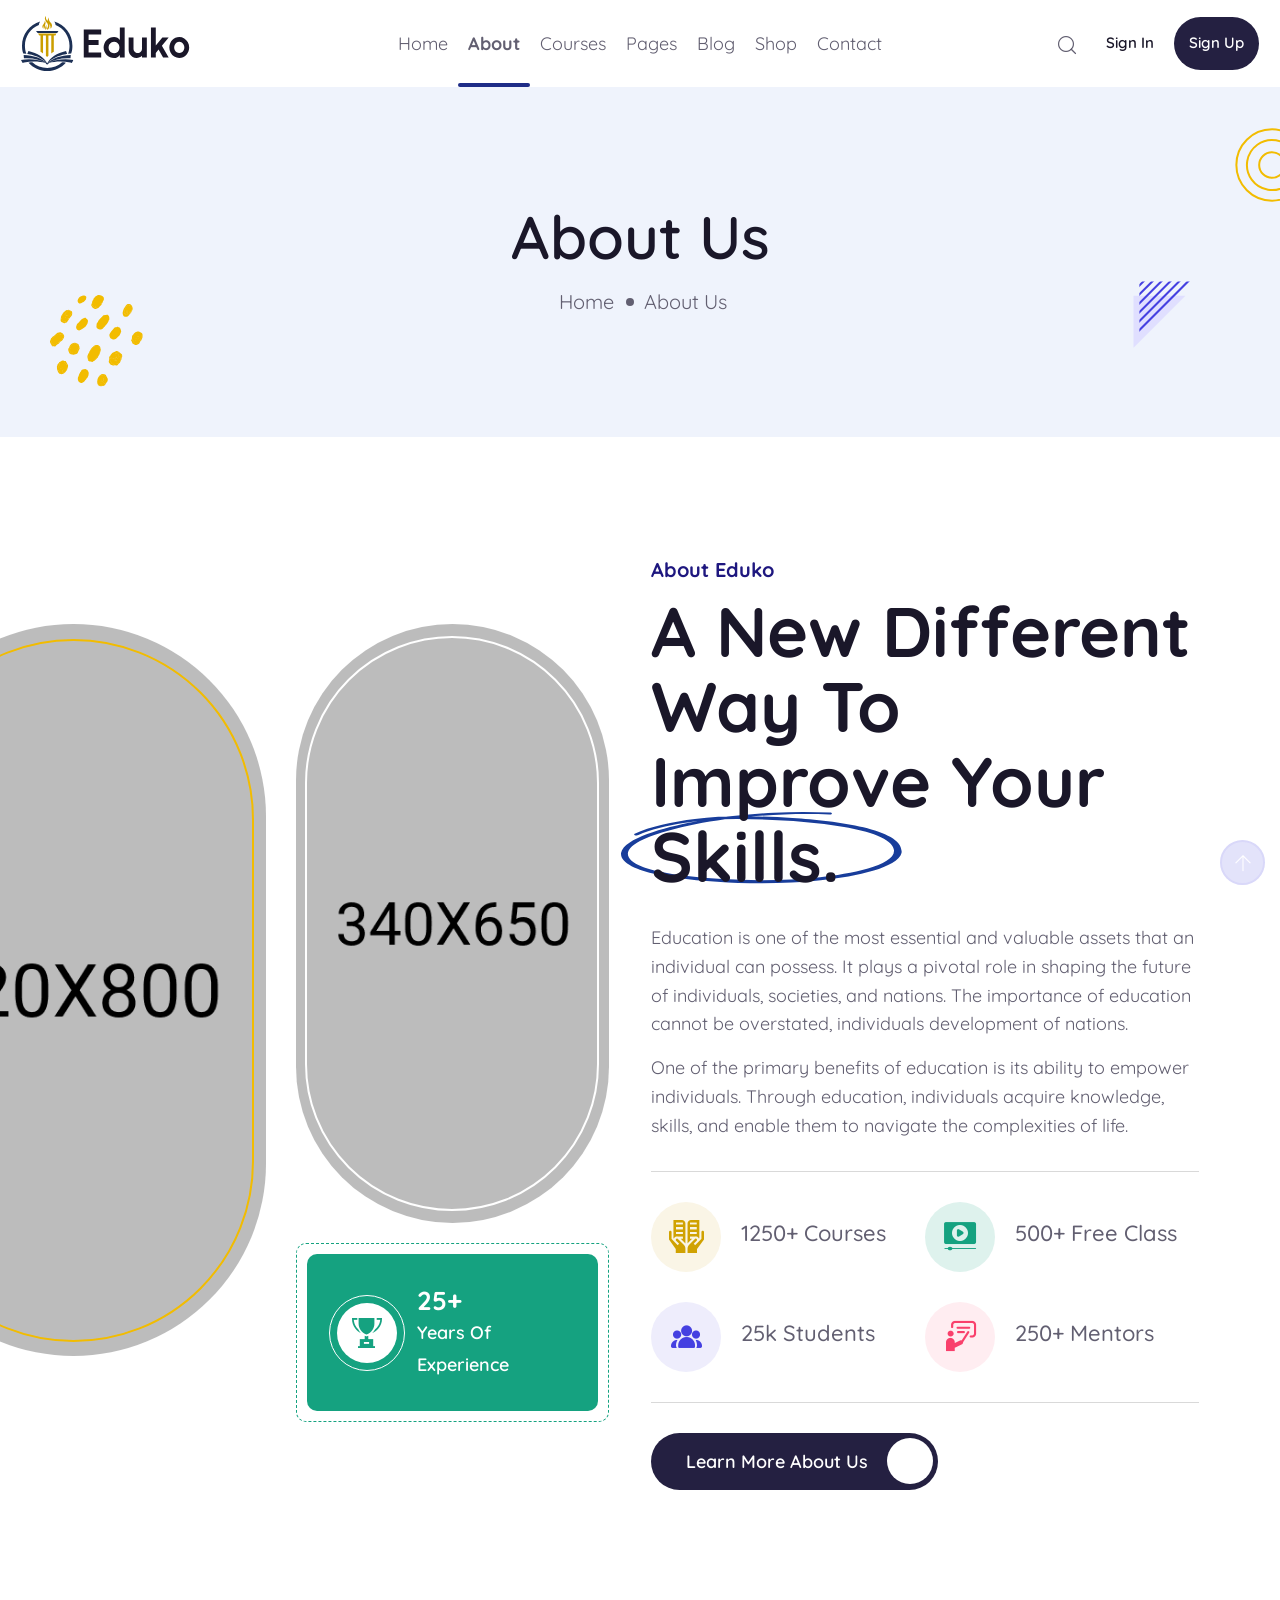
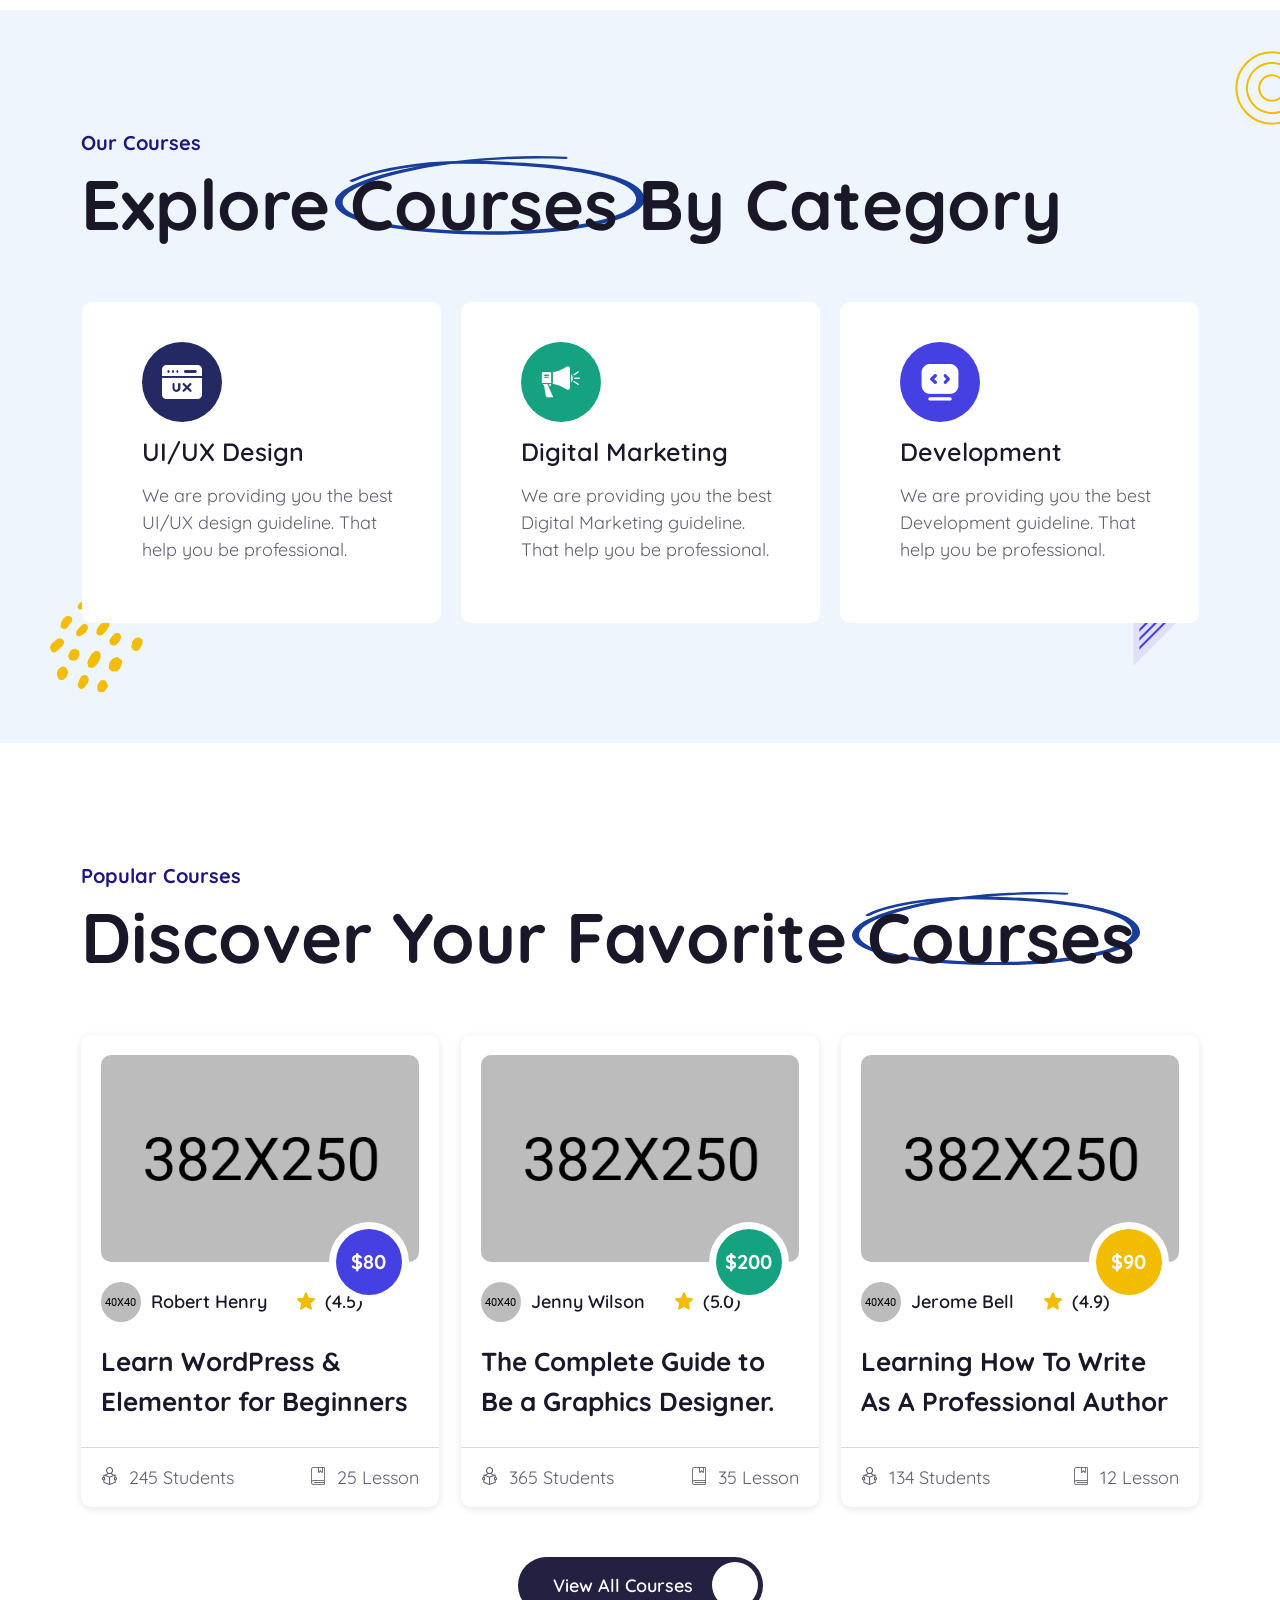
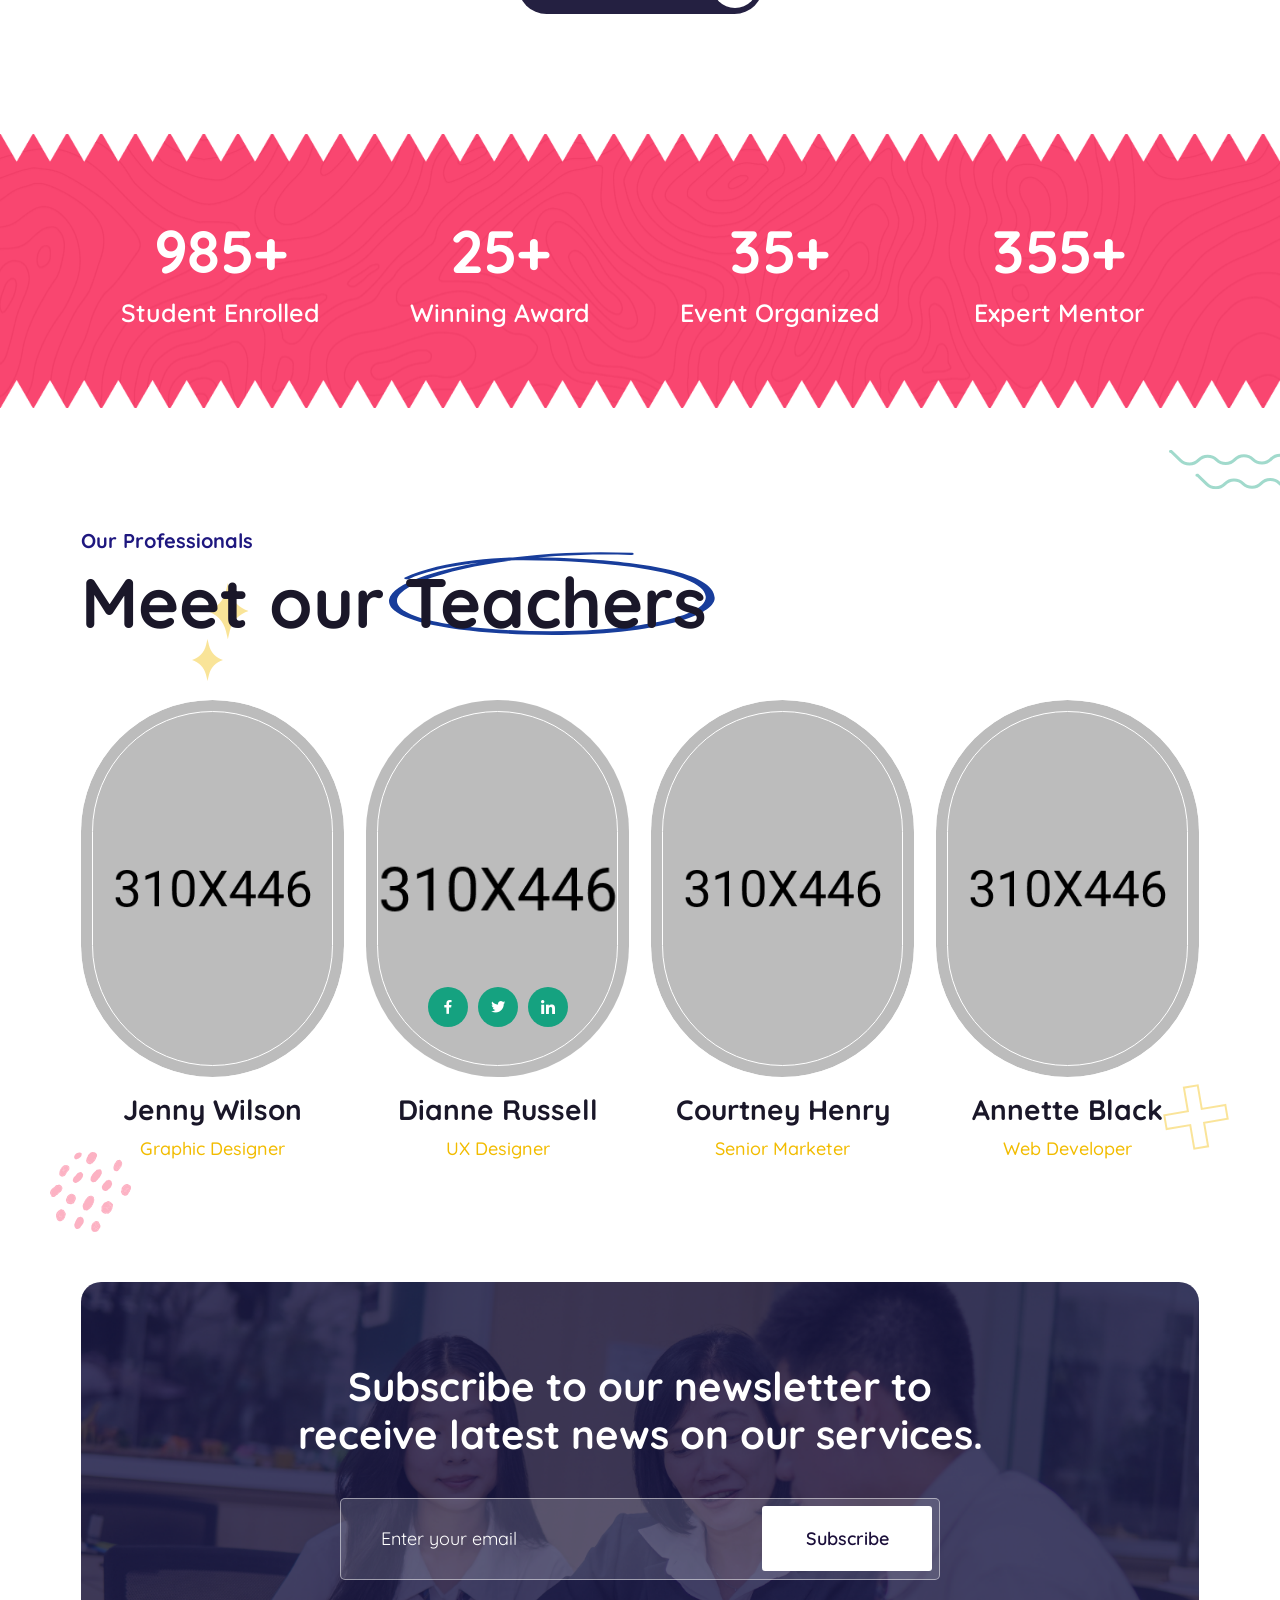
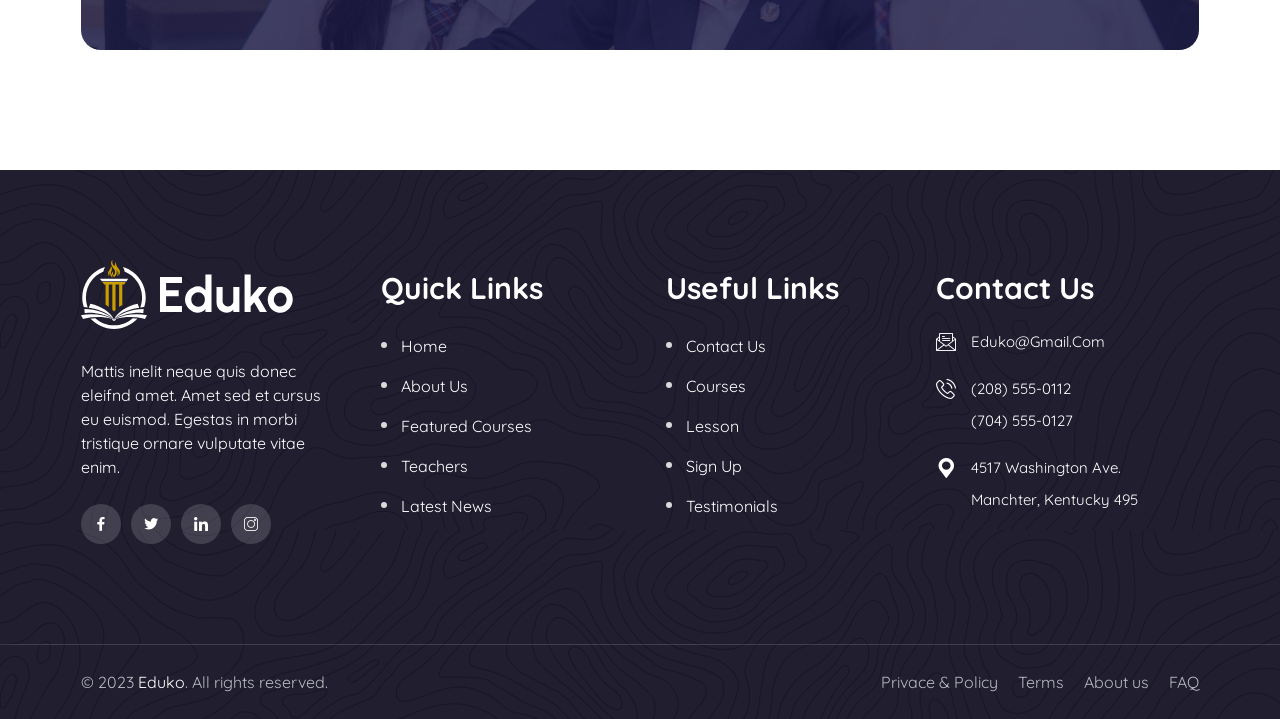
<file: about.html>
<!DOCTYPE html>
<html lang="en">

<head>
    <meta charset="utf-8">
    <meta http-equiv="X-UA-Compatible" content="IE=edge">
    <meta name="viewport" content="width=device-width, initial-scale=1">
    <meta name="author" content="wpOceans">
    <link rel="shortcut icon" type="image/png" href="assets/images/favicon.png">
    <title>Eduko - Online Course & Education HTML5 Template</title>
    <link href="assets/css/themify-icons.css" rel="stylesheet">
    <link href="assets/css/flaticon.css" rel="stylesheet">
    <link href="assets/css/font-awesome.min.css" rel="stylesheet">
    <link href="assets/css/bootstrap.min.css" rel="stylesheet">
    <link href="assets/css/animate.css" rel="stylesheet">
    <link href="assets/css/owl.carousel.css" rel="stylesheet">
    <link href="assets/css/owl.theme.css" rel="stylesheet">
    <link href="assets/css/slick.css" rel="stylesheet">
    <link href="assets/css/slick-theme.css" rel="stylesheet">
    <link href="assets/css/swiper.min.css" rel="stylesheet">
    <link href="assets/css/owl.transitions.css" rel="stylesheet">
    <link href="assets/css/jquery.fancybox.css" rel="stylesheet">
    <link href="assets/css/odometer-theme-default.css" rel="stylesheet">
    <link href="assets/sass/style.css" rel="stylesheet">
</head>

<body>

    <!-- start page-wrapper -->
    <div class="page-wrapper">
        <!-- start preloader -->
        <div class="preloader">
            <div class="vertical-centered-box">
                <div class="content">
                    <div class="loader-circle"></div>
                    <div class="loader-line-mask">
                        <div class="loader-line"></div>
                    </div>
                    <img src="assets/images/preloader.png" alt="">
                </div>
            </div>
        </div>
        <!-- end preloader -->

        <!-- Start header -->
        <header id="header">
            <div class="wpo-site-header">
                <nav class="navigation navbar navbar-expand-lg navbar-light">
                    <div class="container-fluid">
                        <div class="row align-items-center">
                            <div class="col-lg-3 col-md-4 col-3 d-lg-none dl-block">
                                <div class="mobail-menu">
                                    <button type="button" class="navbar-toggler open-btn">
                                        <span class="sr-only">Toggle navigation</span>
                                        <span class="icon-bar first-angle"></span>
                                        <span class="icon-bar middle-angle"></span>
                                        <span class="icon-bar last-angle"></span>
                                    </button>
                                </div>
                            </div>
                            <div class="col-lg-3 col-md-4 col-6">
                                <div class="navbar-header">
                                    <a class="navbar-brand" href="index.html"><img src="assets/images/logo.svg"
                                            alt="logo"></a>
                                </div>
                            </div>
                            <div class="col-lg-6 col-md-1 col-1">
                                <div id="navbar" class="collapse navbar-collapse navigation-holder">
                                    <button class="menu-close"><i class="ti-close"></i></button>
                                    <ul class="nav navbar-nav mb-2 mb-lg-0">
                                        <li class="menu-item-has-children">
                                            <a href="#">Home</a>
                                            <ul class="sub-menu">
                                                <li><a href="index.html">Home Style 1</a></li>
                                                <li><a href="index-2.html">Home Style 2</a></li>
                                                <li><a href="index-3.html">Home Style 3</a></li>
                                                <li><a href="index-4.html">Home Style 4</a></li>
                                                <li><a href="index-5.html">Home Style 5</a></li>
                                            </ul>
                                        </li>
                                        <li><a class="active" href="about.html">About</a></li>
                                        <li class="menu-item-has-children">
                                            <a href="#">Courses</a>
                                            <ul class="sub-menu">
                                                <li><a href="course.html">Courses Style 1</a></li>
                                                <li><a href="course-2.html">Courses Style 2</a></li>
                                                <li><a href="course-3.html">Courses Style 3</a></li>
                                                <li><a href="course-single.html">Courses single</a></li>
                                            </ul>
                                        </li>
                                        <li class="menu-item-has-children">
                                            <a href="#">Pages</a>
                                            <ul class="sub-menu">
                                                <li><a href="lesson.html">Lesson</a></li>
                                                <li><a href="gallery.html">Gallery</a></li>
                                                <li><a href="testimonial.html">Testimonial</a></li>
                                                <li><a href="teacher.html">Teachers</a></li>
                                                <li><a href="teacher-single.html">Teacher Single</a></li>
                                                <li class="menu-item-has-children">
                                                    <a href="#">Services</a>
                                                    <ul class="sub-menu">
                                                        <li><a href="course.html">Courses</a></li>
                                                        <li><a href="course-single.html">Services Single</a></li>
                                                    </ul>
                                                </li>
                                                <li><a href="faq.html">FAQ</a></li>
                                                <li><a href="become-teacher.html">Become Teacher</a></li>
          <li><a href="404.html">404 Error</a></li>
                                            </ul>
                                        </li>
                                        <li class="menu-item-has-children">
                                            <a href="#">Blog</a>
                                            <ul class="sub-menu">
                                                <li><a href="blog.html">Blog right sidebar</a></li>
                                                <li><a href="blog-left-sidebar.html">Blog left sidebar</a></li>
                                                <li><a href="blog-fullwidth.html">Blog fullwidth</a></li>
                                                <li class="menu-item-has-children">
                                                    <a href="#">Blog details</a>
                                                    <ul class="sub-menu">
                                                        <li><a href="blog-single.html">Blog details right sidebar</a>
                                                        </li>
                                                        <li><a href="blog-single-left-sidebar.html">Blog details left
                                                                sidebar</a></li>
                                                        <li><a href="blog-single-fullwidth.html">Blog details
                                                                fullwidth</a></li>
                                                    </ul>
                                                </li>
                                            </ul>
                                        </li>
                                        <li class="menu-item-has-children">
                                            <a href="#">Shop</a>
                                            <ul class="sub-menu">
                                                <li><a href="shop.html">Shop</a></li>
                                                <li><a href="shop-single.html">Shop Single</a></li>
                                                <li><a href="cart.html">Cart</a></li>
                                                <li><a href="checkout.html">Checkout</a></li>
                                            </ul>
                                        </li>
                                        <li><a href="contact.html">Contact</a></li>
                                    </ul>
                                </div>
                            </div>
                            <div class="col-lg-3 col-md-3 col-2">
                                <div class="header-right">
                                    <div class="header-search-form-wrapper">
                                        <div class="cart-search-contact">
                                            <button class="search-toggle-btn"><i
                                                    class="fi flaticon-search"></i></button>
                                            <div class="header-search-form">
                                                <form>
                                                    <div>
                                                        <input type="text" class="form-control"
                                                            placeholder="Search here...">
                                                        <button type="submit"><i
                                                                class="fi flaticon-search"></i></button>
                                                    </div>
                                                </form>
                                            </div>
                                        </div>
                                    </div>
                                    <div class="close-form">
                                        <a class="login" href="login.html"><span class="text">Sign In</span>
                                            <span class="mobile">
                                                <i class="fi flaticon-charity"></i>
                                            </span></a>
                                        <a class="theme-btn" href="register.html"><span class="text">Sign Up</span>
                                            <span class="mobile">
                                                <i class="fi flaticon-charity"></i>
                                            </span></a>
                                    </div>
                                </div>
                            </div>
                        </div>
                    </div>
                </nav>
            </div>
        </header>
        <!-- end of header -->

        <!-- start wpo-page-title -->
        <section class="wpo-page-title">
            <div class="container">
                <div class="row">
                    <div class="col col-xs-12">
                        <div class="wpo-breadcumb-wrap">
                            <h2>About Us</h2>
                            <ol class="wpo-breadcumb-wrap">
                                <li><a href="index.html">Home</a></li>
                                <li>About Us</li>
                            </ol>
                        </div>
                    </div>
                </div> <!-- end row -->
            </div> <!-- end container -->
            <div class="shape-1"><img src="assets/images/shape/1.svg" alt=""></div>
            <div class="shape-2"><img src="assets/images/shape/2.svg" alt=""></div>
            <div class="shape-3"><img src="assets/images/shape/3.svg" alt=""></div>
            <div class="shape-4"><img src="assets/images/shape/4.svg" alt=""></div>
        </section>
        <!-- end page-title -->

        <!-- start of wpo-about-section -->
        <section class="wpo-about-section section-padding">
            <div class="container">
                <div class="wpo-about-wrap">
                    <div class="row align-items-center">
                        <div class="col-lg-6 col-md-12 col-12">
                            <div class="wpo-about-img-wrap">
                                <div class="wpo-about-img-left">
                                    <div class="wpo-about-img">
                                        <img src="assets/images/about/img-1.jpg" alt="">
                                    </div>
                                </div>
                                <div class="wpo-about-img-right">
                                    <div class="wpo-about-img-inner">
                                        <img src="assets/images/about/img-2.jpg" alt="">
                                    </div>
                                    <div class="exprience-wrap">
                                        <div class="exprience">
                                            <div class="icon"><i class="fi flaticon-award"></i></div>
                                            <div class="content">
                                                <h3>25+</h3>
                                                <p>Years Of Experience</p>
                                            </div>
                                        </div>
                                    </div>
                                </div>
                            </div>
                        </div>
                        <div class="col-lg-6 col-md-12 col-12">
                            <div class="wpo-about-text">
                                <div class="wpo-section-title">
                                    <small>About Eduko</small>
                                    <h2>A New Different Way To Improve Your
                                        <span>
                                            Skills.
                                            <i class="shape">
                                                <svg xmlns="http://www.w3.org/2000/svg" viewBox="0 0 206 53"
                                                    fill="none">
                                                    <path
                                                        d="M152.182 2.58319C107.878 0.889793 54.8748 6.13932 21.2281 18.6943C14.2699 21.4407 7.93951 24.7738 5.70192 28.7128C4.27488 31.2398 5.03121 33.954 7.69121 36.2925C14.8835 42.3911 31.9822 45.4011 46.8006 47.3115C78.3067 51.0179 113.672 51.7406 145.489 48.3204C167.194 46.0009 200.667 39.5923 199.399 28.5709C198.543 20.0621 180.437 14.5729 162.979 11.6178C138.219 7.469 111.131 6.00576 84.5743 5.86862C71.32 5.85789 58.0913 6.85723 45.6675 8.78436C33.512 10.7186 21.2709 13.4317 12.6602 17.5817C11.2246 18.2877 8.62449 17.4553 9.9973 16.6813C20.7486 11.2493 38.0215 7.73493 53.9558 5.76368C77.1194 2.90994 101.75 3.75426 125.339 5.14356C158.167 7.2615 207.554 13.5139 204.928 30.7413C203.629 36.0898 194.762 40.5057 184.681 43.5503C156.563 51.768 119.114 53.6844 85.6331 52.5265C65.1694 51.7477 44.4831 50.1855 25.9972 46.2442C11.4129 43.1186 -1.0337 37.8297 0.0679738 30.5063C2.14003 19.9035 31.4913 12.0006 52.6201 7.98775C71.2971 4.45904 91.3384 2.2302 111.674 1.24636C125.228 0.595237 138.962 0.539188 152.536 1.15931C153.475 1.20224 154.154 1.55523 154.051 1.94876C153.951 2.33872 153.115 2.62135 152.182 2.58319Z" />
                                                </svg>
                                            </i>
                                        </span>
                                    </h2>
                                </div>
                                <p>Education is one of the most essential and valuable assets that an individual can
                                    possess. It plays a pivotal role in shaping the future of individuals, societies,
                                    and nations. The importance of education cannot be overstated, individuals
                                    development of nations.</p>
                                <p>One of the primary benefits of education is its ability to empower individuals.
                                    Through education, individuals acquire knowledge, skills, and enable them to
                                    navigate the complexities of life.</p>
                                <div class="wpo-about-features-wrap">
                                    <div class="wpo-about-features-item">
                                        <div class="wpo-about-features-icon">
                                            <div class="icon">
                                                <i class="fi flaticon-training-1"></i>
                                            </div>
                                        </div>
                                        <div class="wpo-about-features-text">
                                            <h5>1250+ Courses</h5>
                                        </div>
                                    </div>
                                    <div class="wpo-about-features-item">
                                        <div class="wpo-about-features-icon">
                                            <div class="icon">
                                                <i class="fi flaticon-video-lesson"></i>
                                            </div>
                                        </div>
                                        <div class="wpo-about-features-text">
                                            <h5>500+ Free Class</h5>
                                        </div>
                                    </div>
                                    <div class="wpo-about-features-item">
                                        <div class="wpo-about-features-icon">
                                            <div class="icon">
                                                <i class="fi flaticon-team"></i>
                                            </div>
                                        </div>
                                        <div class="wpo-about-features-text">
                                            <h5>25k Students</h5>
                                        </div>
                                    </div>
                                    <div class="wpo-about-features-item">
                                        <div class="wpo-about-features-icon">
                                            <div class="icon">
                                                <i class="fi flaticon-training"></i>
                                            </div>
                                        </div>
                                        <div class="wpo-about-features-text">
                                            <h5>250+ Mentors</h5>
                                        </div>
                                    </div>
                                </div>
                                <a href="about.html" class="theme-btn-s2">Learn More About Us</a>
                            </div>
                        </div>
                    </div>
                </div>
            </div>
        </section>
        <!-- end of wpo-about-section -->

        <!-- start of wpo-courses-section -->
        <section class="wpo-courses-section section-padding">
            <div class="container">
                <div class="row">
                    <div class="col-12">
                        <div class="wpo-section-title-s2">
                            <small>Our Courses</small>
                            <h2>Explore
                                <span>
                                    Courses
                                    <i class="shape">
                                        <svg xmlns="http://www.w3.org/2000/svg" viewBox="0 0 206 53" fill="none">
                                            <path
                                                d="M152.182 2.58319C107.878 0.889793 54.8748 6.13932 21.2281 18.6943C14.2699 21.4407 7.93951 24.7738 5.70192 28.7128C4.27488 31.2398 5.03121 33.954 7.69121 36.2925C14.8835 42.3911 31.9822 45.4011 46.8006 47.3115C78.3067 51.0179 113.672 51.7406 145.489 48.3204C167.194 46.0009 200.667 39.5923 199.399 28.5709C198.543 20.0621 180.437 14.5729 162.979 11.6178C138.219 7.469 111.131 6.00576 84.5743 5.86862C71.32 5.85789 58.0913 6.85723 45.6675 8.78436C33.512 10.7186 21.2709 13.4317 12.6602 17.5817C11.2246 18.2877 8.62449 17.4553 9.9973 16.6813C20.7486 11.2493 38.0215 7.73493 53.9558 5.76368C77.1194 2.90994 101.75 3.75426 125.339 5.14356C158.167 7.2615 207.554 13.5139 204.928 30.7413C203.629 36.0898 194.762 40.5057 184.681 43.5503C156.563 51.768 119.114 53.6844 85.6331 52.5265C65.1694 51.7477 44.4831 50.1855 25.9972 46.2442C11.4129 43.1186 -1.0337 37.8297 0.0679738 30.5063C2.14003 19.9035 31.4913 12.0006 52.6201 7.98775C71.2971 4.45904 91.3384 2.2302 111.674 1.24636C125.228 0.595237 138.962 0.539188 152.536 1.15931C153.475 1.20224 154.154 1.55523 154.051 1.94876C153.951 2.33872 153.115 2.62135 152.182 2.58319Z" />
                                        </svg>
                                    </i>
                                </span>
                                By Category
                            </h2>
                        </div>
                    </div>
                </div>
                <div class="row-grid wpo-courses-wrap wpo-courses-slider owl-carousel">
                    <div class="grid s1">
                        <div class="wpo-courses-item">
                            <div class="wpo-courses-text">
                                <div class="courses-icon">
                                    <i class="fi flaticon-user-experience"></i>
                                </div>
                                <h2><a href="course-single.html">UI/UX Design</a></h2>
                                <p>We are providing you the best UI/UX design guideline. That help you be professional.
                                </p>
                            </div>
                        </div>
                    </div>
                    <div class="grid s2">
                        <div class="wpo-courses-item">
                            <div class="wpo-courses-text">
                                <div class="courses-icon">
                                    <i class="fi flaticon-megaphone"></i>
                                </div>
                                <h2><a href="course-single.html">Digital Marketing</a></h2>
                                <p>We are providing you the best Digital Marketing guideline. That help you be
                                    professional. </p>
                            </div>
                        </div>
                    </div>
                    <div class="grid s3">
                        <div class="wpo-courses-item">
                            <div class="wpo-courses-text">
                                <div class="courses-icon">
                                    <i class="fi flaticon-code"></i>
                                </div>
                                <h2><a href="course-single.html">Development</a></h2>
                                <p>We are providing you the best Development guideline. That help you be professional.
                                </p>
                            </div>
                        </div>
                    </div>
                    <div class="grid s4">
                        <div class="wpo-courses-item">
                            <div class="wpo-courses-text">
                                <div class="courses-icon">
                                    <i class="fi flaticon-knowledge"></i>
                                </div>
                                <h2><a href="course-single.html">Self Improvement</a></h2>
                                <p>We are providing you the best Self Improvement guideline. That help you be
                                    professional. </p>
                            </div>
                        </div>
                    </div>
                    <div class="grid s5">
                        <div class="wpo-courses-item">
                            <div class="wpo-courses-text">
                                <div class="courses-icon">
                                    <i class="fi flaticon-video-lesson"></i>
                                </div>
                                <h2><a href="course-single.html">Video Editing</a></h2>
                                <p>We are providing you the best Video Editing guideline. That help you be professional.
                                </p>
                            </div>
                        </div>
                    </div>
                </div>
            </div>
            <div class="shape-1"><img src="assets/images/shape/1.svg" alt=""></div>
            <div class="shape-2"><img src="assets/images/shape/2.svg" alt=""></div>
            <div class="shape-3"><img src="assets/images/shape/3.svg" alt=""></div>
            <div class="shape-4"><img src="assets/images/shape/4.svg" alt=""></div>
        </section>
        <!-- end of wpo-courses-section -->

        <!-- wpo-popular-area start -->
        <div class="wpo-popular-area section-padding">
            <div class="container">
                <div class="wpo-section-title-s2">
                    <small>Popular Courses</small>
                    <h2>Discover Your Favorite
                        <span>
                            Courses
                            <i class="shape">
                                <svg xmlns="http://www.w3.org/2000/svg" viewBox="0 0 206 53" fill="none">
                                    <path
                                        d="M152.182 2.58319C107.878 0.889793 54.8748 6.13932 21.2281 18.6943C14.2699 21.4407 7.93951 24.7738 5.70192 28.7128C4.27488 31.2398 5.03121 33.954 7.69121 36.2925C14.8835 42.3911 31.9822 45.4011 46.8006 47.3115C78.3067 51.0179 113.672 51.7406 145.489 48.3204C167.194 46.0009 200.667 39.5923 199.399 28.5709C198.543 20.0621 180.437 14.5729 162.979 11.6178C138.219 7.469 111.131 6.00576 84.5743 5.86862C71.32 5.85789 58.0913 6.85723 45.6675 8.78436C33.512 10.7186 21.2709 13.4317 12.6602 17.5817C11.2246 18.2877 8.62449 17.4553 9.9973 16.6813C20.7486 11.2493 38.0215 7.73493 53.9558 5.76368C77.1194 2.90994 101.75 3.75426 125.339 5.14356C158.167 7.2615 207.554 13.5139 204.928 30.7413C203.629 36.0898 194.762 40.5057 184.681 43.5503C156.563 51.768 119.114 53.6844 85.6331 52.5265C65.1694 51.7477 44.4831 50.1855 25.9972 46.2442C11.4129 43.1186 -1.0337 37.8297 0.0679738 30.5063C2.14003 19.9035 31.4913 12.0006 52.6201 7.98775C71.2971 4.45904 91.3384 2.2302 111.674 1.24636C125.228 0.595237 138.962 0.539188 152.536 1.15931C153.475 1.20224 154.154 1.55523 154.051 1.94876C153.951 2.33872 153.115 2.62135 152.182 2.58319Z" />
                                </svg>
                            </i>
                        </span>
                    </h2>
                </div>
                <div class="wpo-popular-wrap">
                    <div class="row">
                        <div class="col col-lg-4 col-md-6 col-12">
                            <div class="wpo-popular-single">
                                <div class="wpo-popular-item">
                                    <div class="wpo-popular-img">
                                        <img src="assets/images/popular/img-1.jpg" alt="">
                                        <div class="thumb">
                                            <span>$80</span>
                                        </div>
                                    </div>
                                    <div class="wpo-popular-content">
                                        <div class="wpo-popular-text-top">
                                            <ul>
                                                <li><img src="assets/images/popular/avater/img-1.jpg" alt=""></li>
                                                <li><a href="course.html">Robert Henry</a></li>
                                            </ul>
                                            <ul>
                                                <li><i class="fi flaticon-star"></i></li>
                                                <li>(4.5)</li>
                                            </ul>
                                        </div>
                                        <h2><a href="course-single.html">Learn WordPress & Elementor for Beginners</a>
                                        </h2>

                                        <div class="wpo-popular-text-bottom">
                                            <ul>
                                                <li><i class="fi flaticon-reading-book"></i> 245 Students</li>
                                                <li><i class="fi flaticon-agenda"></i> 25 Lesson</li>
                                            </ul>
                                        </div>
                                    </div>
                                </div>
                            </div>
                        </div>
                        <div class="col col-lg-4 col-md-6 col-12">
                            <div class="wpo-popular-single">
                                <div class="wpo-popular-item">
                                    <div class="wpo-popular-img">
                                        <img src="assets/images/popular/img-2.jpg" alt="">
                                        <div class="thumb">
                                            <span>$200</span>
                                        </div>
                                    </div>
                                    <div class="wpo-popular-content">
                                        <div class="wpo-popular-text-top">
                                            <ul>
                                                <li><img src="assets/images/popular/avater/img-2.jpg" alt=""></li>
                                                <li><a href="course-single.html">Jenny Wilson</a></li>
                                            </ul>
                                            <ul>
                                                <li><i class="fi flaticon-star"></i></li>
                                                <li>(5.0)</li>
                                            </ul>
                                        </div>
                                        <h2><a href="course-single.html">The Complete Guide to Be a Graphics Designer.</a>
                                        </h2>

                                        <div class="wpo-popular-text-bottom">
                                            <ul>
                                                <li><i class="fi flaticon-reading-book"></i> 365 Students</li>
                                                <li><i class="fi flaticon-agenda"></i> 35 Lesson</li>
                                            </ul>
                                        </div>
                                    </div>
                                </div>
                            </div>
                        </div>
                        <div class="col col-lg-4 col-md-6 col-12">
                            <div class="wpo-popular-single">
                                <div class="wpo-popular-item">
                                    <div class="wpo-popular-img">
                                        <img src="assets/images/popular/img-3.jpg" alt="">
                                        <div class="thumb">
                                            <span>$90</span>
                                        </div>
                                    </div>
                                    <div class="wpo-popular-content">
                                        <div class="wpo-popular-text-top">
                                            <ul>
                                                <li><img src="assets/images/popular/avater/img-3.jpg" alt=""></li>
                                                <li><a href="course.html">Jerome Bell</a></li>
                                            </ul>
                                            <ul>
                                                <li><i class="fi flaticon-star"></i></li>
                                                <li>(4.9)</li>
                                            </ul>
                                        </div>
                                        <h2><a href="course-single.html">Learning How To Write As A Professional
                                                Author</a>
                                        </h2>

                                        <div class="wpo-popular-text-bottom">
                                            <ul>
                                                <li><i class="fi flaticon-reading-book"></i> 134 Students</li>
                                                <li><i class="fi flaticon-agenda"></i> 12 Lesson</li>
                                            </ul>
                                        </div>
                                    </div>
                                </div>
                            </div>
                        </div>
                    </div>
                </div>
                <div class="more-btn text-center">
                    <a href="course.html" class="theme-btn-s2">View All Courses</a>
                </div>
            </div>
        </div>
        <!-- wpo-popular-area end -->

        <!-- start wpo-fun-fact-section -->
        <section class="wpo-fun-fact-section-s2 section-padding">
            <div class="container">
                <div class="row">
                    <div class="col col-xs-12">
                        <div class="wpo-fun-fact-grids clearfix">
                            <div class="grid">
                                <div class="info">
                                    <h3><span class="odometer" data-count="985">00</span>+</h3>
                                    <p>Student Enrolled</p>
                                </div>
                            </div>
                            <div class="grid">
                                <div class="info">
                                    <h3><span class="odometer" data-count="25">00</span>+</h3>
                                    <p>Winning Award</p>
                                </div>
                            </div>
                            <div class="grid">
                                <div class="info">
                                    <h3><span class="odometer" data-count="35">00</span>+</h3>
                                    <p>Event Organized</p>
                                </div>
                            </div>
                            <div class="grid">
                                <div class="info">
                                    <h3><span class="odometer" data-count="355">00</span>+</h3>
                                    <p>Expert Mentor</p>
                                </div>
                            </div>
                        </div>
                    </div>
                </div>
            </div>
            <div class="shape"><img src="assets/images/funfact-shape-1.png" alt=""></div>
            <div class="shape-2"><img src="assets/images/funfact-shape-2.png" alt=""></div>
        </section>
        <!-- end wpo-fun-fact-section -->

        <!-- start wpo-Team-section -->
        <section class="wpo-team-section section-padding">
            <div class="container">
                <div class="wpo-section-title-s2">
                    <small>Our Professionals</small>
                    <h2>Meet our
                        <span>
                            Teachers
                            <i class="shape">
                                <svg xmlns="http://www.w3.org/2000/svg" viewBox="0 0 206 53" fill="none">
                                    <path
                                        d="M152.182 2.58319C107.878 0.889793 54.8748 6.13932 21.2281 18.6943C14.2699 21.4407 7.93951 24.7738 5.70192 28.7128C4.27488 31.2398 5.03121 33.954 7.69121 36.2925C14.8835 42.3911 31.9822 45.4011 46.8006 47.3115C78.3067 51.0179 113.672 51.7406 145.489 48.3204C167.194 46.0009 200.667 39.5923 199.399 28.5709C198.543 20.0621 180.437 14.5729 162.979 11.6178C138.219 7.469 111.131 6.00576 84.5743 5.86862C71.32 5.85789 58.0913 6.85723 45.6675 8.78436C33.512 10.7186 21.2709 13.4317 12.6602 17.5817C11.2246 18.2877 8.62449 17.4553 9.9973 16.6813C20.7486 11.2493 38.0215 7.73493 53.9558 5.76368C77.1194 2.90994 101.75 3.75426 125.339 5.14356C158.167 7.2615 207.554 13.5139 204.928 30.7413C203.629 36.0898 194.762 40.5057 184.681 43.5503C156.563 51.768 119.114 53.6844 85.6331 52.5265C65.1694 51.7477 44.4831 50.1855 25.9972 46.2442C11.4129 43.1186 -1.0337 37.8297 0.0679738 30.5063C2.14003 19.9035 31.4913 12.0006 52.6201 7.98775C71.2971 4.45904 91.3384 2.2302 111.674 1.24636C125.228 0.595237 138.962 0.539188 152.536 1.15931C153.475 1.20224 154.154 1.55523 154.051 1.94876C153.951 2.33872 153.115 2.62135 152.182 2.58319Z" />
                                </svg>
                            </i>
                        </span>
                    </h2>
                </div>
                <div class="wpo-team-wrap">
                    <div class="row">
                        <div class="col col-lg-3 col-md-6 col-12">
                            <div class="wpo-team-item">
                                <div class="wpo-team-img">
                                    <div class="wpo-team-img-box">
                                        <img src="assets/images/team/1.jpg" alt="">
                                        <ul>
                                            <li><a href="#"><i class="fi flaticon-facebook-app-symbol"></i></a></li>
                                            <li><a href="#"><i class="fi flaticon-twitter"></i></a></li>
                                            <li><a href="#"><i class="fi flaticon-linkedin"></i></a></li>
                                        </ul>
                                    </div>
                                </div>
                                <div class="wpo-team-text">
                                    <h2><a href="teacher-single.html">Jenny Wilson</a></h2>
                                    <span>Graphic Designer</span>
                                </div>
                            </div>
                        </div>
                        <div class="col col-lg-3 col-md-6 col-12">
                            <div class="wpo-team-item active">
                                <div class="wpo-team-img">
                                    <div class="wpo-team-img-box">
                                        <img src="assets/images/team/2.jpg" alt="">
                                        <ul>
                                            <li><a href="#"><i class="fi flaticon-facebook-app-symbol"></i></a></li>
                                            <li><a href="#"><i class="fi flaticon-twitter"></i></a></li>
                                            <li><a href="#"><i class="fi flaticon-linkedin"></i></a></li>
                                        </ul>
                                    </div>
                                </div>
                                <div class="wpo-team-text">
                                    <h2><a href="teacher-single.html">Dianne Russell</a></h2>
                                    <span>UX Designer</span>
                                </div>
                            </div>
                        </div>
                        <div class="col col-lg-3 col-md-6 col-12">
                            <div class="wpo-team-item">
                                <div class="wpo-team-img">
                                    <div class="wpo-team-img-box">
                                        <img src="assets/images/team/3.jpg" alt="">
                                        <ul>
                                            <li><a href="#"><i class="fi flaticon-facebook-app-symbol"></i></a></li>
                                            <li><a href="#"><i class="fi flaticon-twitter"></i></a></li>
                                            <li><a href="#"><i class="fi flaticon-linkedin"></i></a></li>
                                        </ul>
                                    </div>
                                </div>
                                <div class="wpo-team-text">
                                    <h2><a href="teacher-single.html">Courtney Henry</a></h2>
                                    <span>Senior Marketer</span>
                                </div>
                            </div>
                        </div>
                        <div class="col col-lg-3 col-md-6 col-12">
                            <div class="wpo-team-item">
                                <div class="wpo-team-img">
                                    <div class="wpo-team-img-box">
                                        <img src="assets/images/team/4.jpg" alt="">
                                        <ul>
                                            <li><a href="#"><i class="fi flaticon-facebook-app-symbol"></i></a></li>
                                            <li><a href="#"><i class="fi flaticon-twitter"></i></a></li>
                                            <li><a href="#"><i class="fi flaticon-linkedin"></i></a></li>
                                        </ul>
                                    </div>
                                </div>
                                <div class="wpo-team-text">
                                    <h2><a href="teacher-single.html">Annette Black</a></h2>
                                    <span>Web Developer</span>
                                </div>
                            </div>
                        </div>
                    </div>
                </div>
            </div> <!-- end container -->
            <div class="shape-1"><img src="assets/images/team/shape-1.svg" alt=""></div>
            <div class="shape-2"><img src="assets/images/team/shape-2.svg" alt=""></div>
            <div class="shape-3"><img src="assets/images/team/shape-3.svg" alt=""></div>
            <div class="shape-4"><img src="assets/images/team/shape-4.svg" alt=""></div>
        </section>
        <!-- end Team-section -->

        <!-- start wpo-subscribe-section -->
        <section class="wpo-subscribe-section section-padding pt-0">
            <div class="container">
                <div class="wpo-subscribe-wrap">
                    <div class="subscribe-text">
                        <h3>Subscribe to our newsletter to receive 
                            latest news on our services.</h3>
                    </div>
                    <div class="subscribe-form">
                        <form action="#">
                            <div class="input-field">
                                <input type="email" placeholder="Enter your email" required>
                                <button type="submit">Subscribe</button>
                            </div>
                        </form>
                    </div>
                </div>
            </div> <!-- end container -->
        </section>
        <!-- end subscribe-section -->

        <!-- start of wpo-site-footer-section -->
        <footer class="wpo-site-footer">
            <div class="wpo-upper-footer">
                <div class="container">
                    <div class="row">
                        <div class="col col-lg-3 col-md-6 col-12 col-md-6 col-sm-12 col-12">
                            <div class="widget about-widget">
                                <div class="logo widget-title">
                                    <a class="navbar-brand" href="index.html"><img src="assets/images/logo-s2.svg"
                                            alt=""></a>
                                </div>
                                <p>Mattis inelit neque quis donec eleifnd amet. Amet sed et cursus eu euismod. Egestas in morbi tristique ornare vulputate vitae enim.</p>
                                <div class="social">
                                    <ul>
                                        <li>
                                            <a href="#">
                                                <i class="fi flaticon-facebook-app-symbol"></i>
                                            </a>
                                        </li>
                                        <li>
                                            <a href="#">
                                                <i class="fi flaticon-twitter"></i>
                                            </a>
                                        </li>
                                        <li>
                                            <a href="#">
                                                <i class="fi flaticon-linkedin"></i>
                                            </a>
                                        </li>
                                        <li>
                                            <a href="#">
                                                <i class="fi flaticon-instagram-1"></i>
                                            </a>
                                        </li>
                                    </ul>
                                </div>
                            </div>
                        </div>
                        <div class="col col-lg-3 col-md-6 col-12 col-md-6 col-sm-12 col-12">
                            <div class="widget link-widget">
                                <div class="widget-title">
                                    <h3>Quick Links</h3>
                                </div>
                                <ul>
                                    <li><a href="index.html">Home</a></li>
                                    <li><a href="about.html">About Us</a></li>
                                    <li><a href="course.html">Featured Courses</a></li>
                                    <li><a href="teacher.html">Teachers</a></li>
                                    <li><a href="blog.html">Latest News</a></li>
                                </ul>
                            </div>
                        </div>
                        <div class="col col-lg-3 col-md-6 col-12 col-md-6 col-sm-12 col-12">
                            <div class="widget link-widget s2">
                                <div class="widget-title">
                                    <h3>Useful Links</h3>
                                </div>
                                <ul>
                                    <li><a href="contact.html">Contact Us</a></li>
                                    <li><a href="course.html">Courses</a></li>
                                    <li><a href="lesson.html">Lesson</a></li>
                                    <li><a href="register.html">Sign Up</a></li>
                                    <li><a href="testimonial.html">Testimonials</a></li>
                                </ul>
                            </div>
                        </div>
                        <div class="col col-lg-3 col-md-6 col-12 col-md-6 col-sm-12 col-12">
                            <div class="widget wpo-contact-widget">
                                <div class="widget-title">
                                    <h3>Contact Us</h3>
                                </div>
                                <div class="contact-ft">
                                    <ul>
                                        <li><i class="fi flaticon-email"></i>Eduko@gmail.com</li>
                                        <li><i class="fi flaticon-phone-call"></i>(208) 555-0112 <br>
                                            (704) 555-0127</li>
                                        <li><i class="fi flaticon-placeholder"></i>4517 Washington Ave. <br> Manchter, Kentucky 495</li>
                                    </ul>
                                </div>
                            </div>
                        </div>
                    </div>
                </div> <!-- end container -->
            </div>
            <div class="wpo-lower-footer">
                <div class="container">
                    <div class="row align-items-center">
                        <div class="col col-lg-6 col-md-12 col-12">
                            <ul>
                                <li>&copy; 2023 <a href="#">Eduko</a>. All rights reserved.</li>
                            </ul>
                        </div>
                        <div class="col col-lg-6 col-md-12 col-12">
                            <div class="link">
                                <ul>
                                    <li><a href="privacy.html">Privace & Policy</a></li>
                                    <li><a href="terms.html">Terms</a></li>
                                    <li><a href="about.html">About us</a></li>
                                    <li><a href="faq.html">FAQ</a></li>
                                </ul>
                            </div>
                        </div>
                    </div>
                </div>
            </div>
        </footer>
        <!-- end of wpo-site-footer-section -->


    </div>
    <!-- end of page-wrapper -->

    <!-- All JavaScript files
    ================================================== -->
    <script src="assets/js/jquery.min.js"></script>
    <script src="assets/js/bootstrap.bundle.min.js"></script>
    <!-- Plugins for this template -->
    <script src="assets/js/modernizr.custom.js"></script>
    <script src="assets/js/jquery-plugin-collection.js"></script>
    <!-- Custom script for this template -->
    <script src="assets/js/script.js"></script>
</body>

</html>
</file>
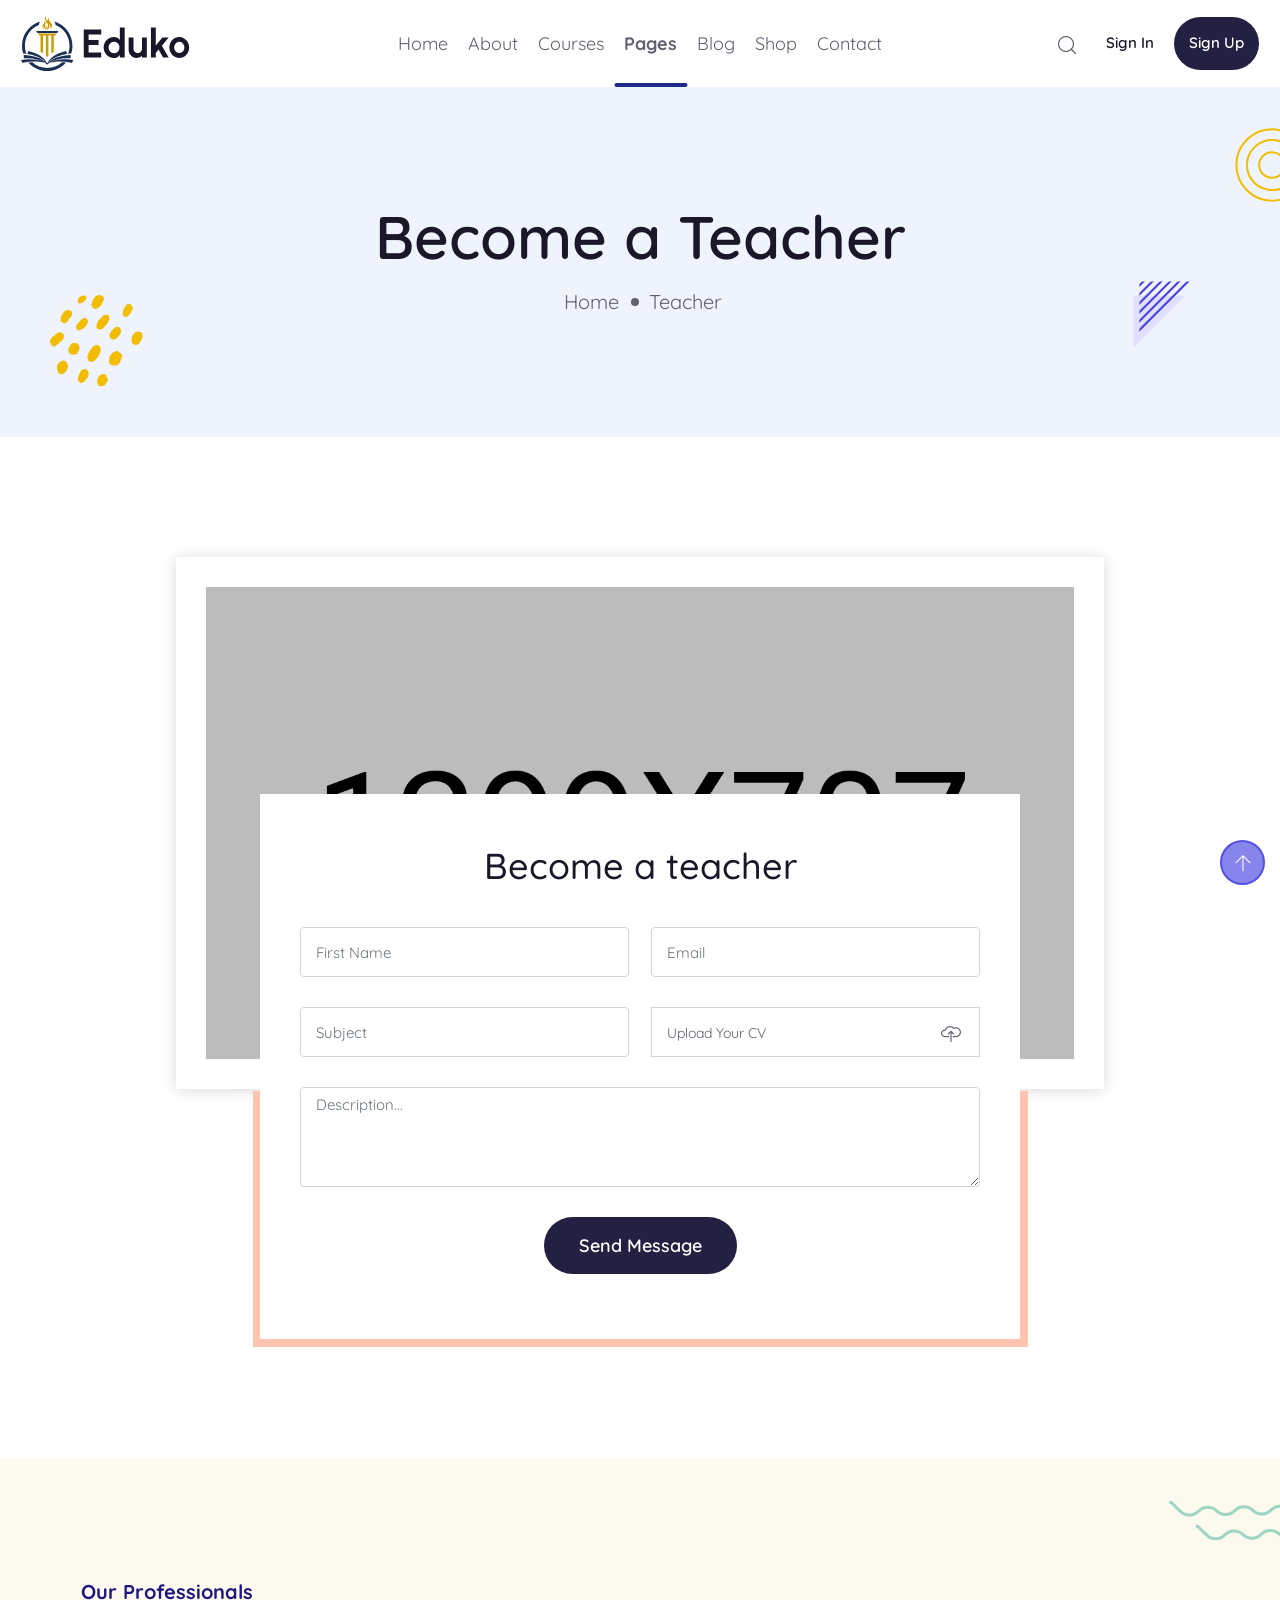
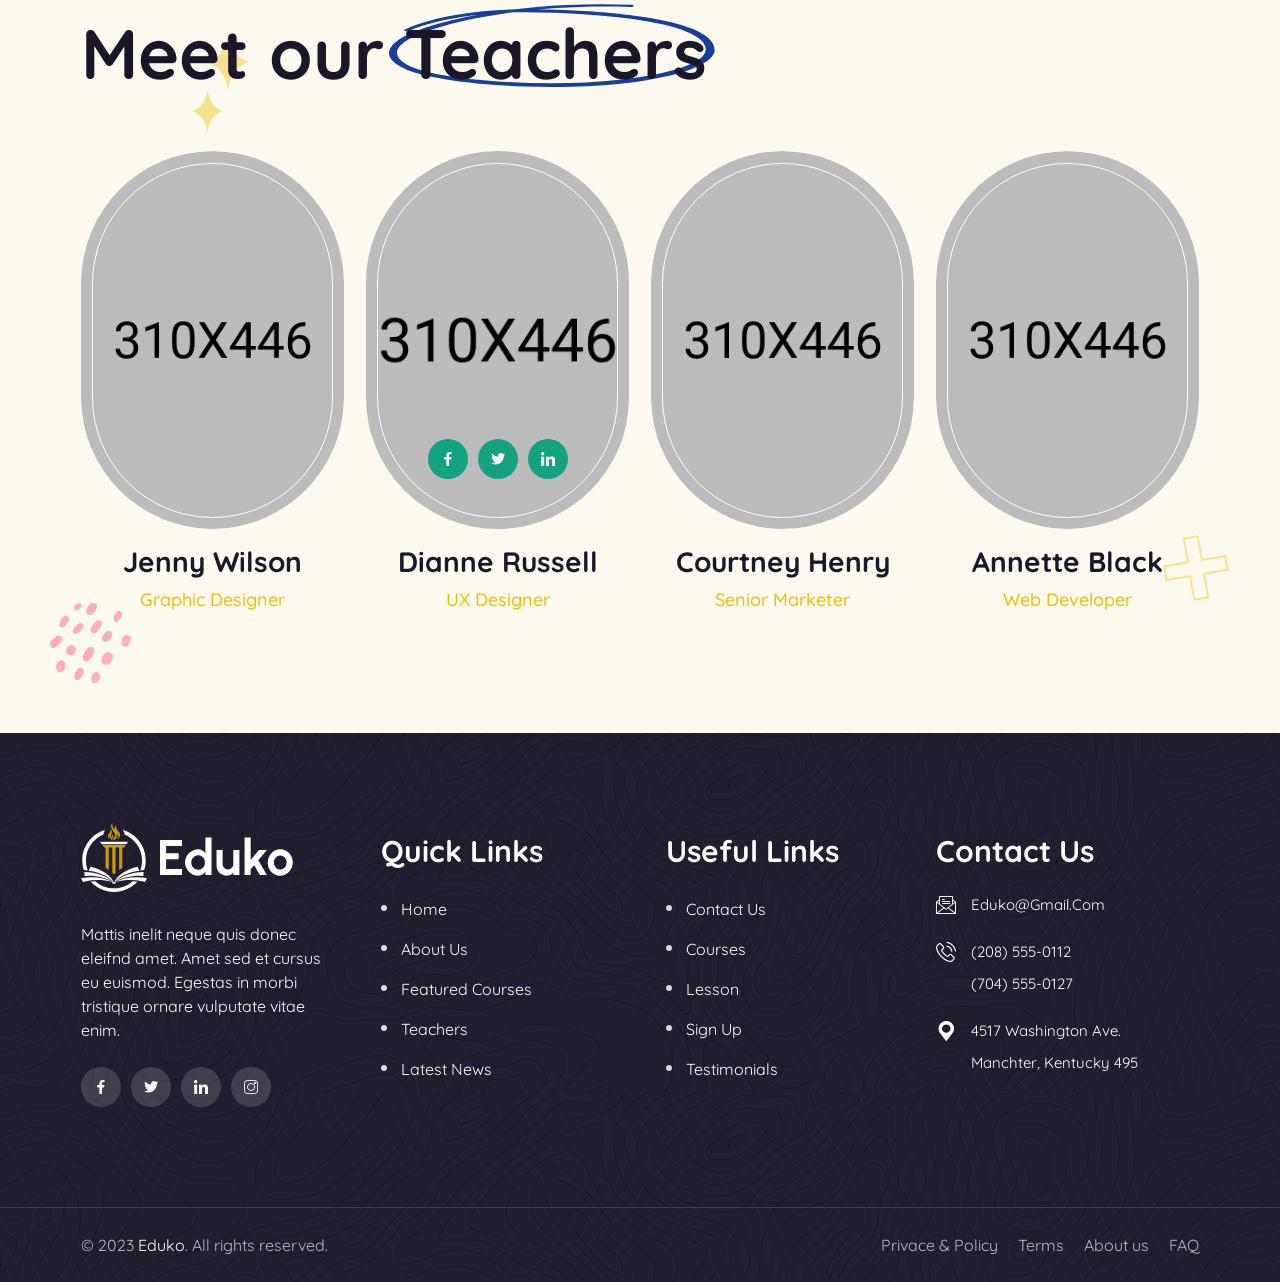
<file: become-teacher.html>
<!DOCTYPE html>
<html lang="en">

<head>
    <meta charset="utf-8">
    <meta http-equiv="X-UA-Compatible" content="IE=edge">
    <meta name="viewport" content="width=device-width, initial-scale=1">
    <meta name="author" content="wpOceans">
    <link rel="shortcut icon" type="image/png" href="assets/images/favicon.png">
    <title>Eduko - Online Course & Education HTML5 Template</title>
    <link href="assets/css/themify-icons.css" rel="stylesheet">
    <link href="assets/css/flaticon.css" rel="stylesheet">
    <link href="assets/css/font-awesome.min.css" rel="stylesheet">
    <link href="assets/css/bootstrap.min.css" rel="stylesheet">
    <link href="assets/css/animate.css" rel="stylesheet">
    <link href="assets/css/owl.carousel.css" rel="stylesheet">
    <link href="assets/css/owl.theme.css" rel="stylesheet">
    <link href="assets/css/slick.css" rel="stylesheet">
    <link href="assets/css/slick-theme.css" rel="stylesheet">
    <link href="assets/css/swiper.min.css" rel="stylesheet">
    <link href="assets/css/owl.transitions.css" rel="stylesheet">
    <link href="assets/css/jquery.fancybox.css" rel="stylesheet">
    <link href="assets/css/odometer-theme-default.css" rel="stylesheet">
    <link href="assets/sass/style.css" rel="stylesheet">
</head>

<body>

    <!-- start page-wrapper -->
    <div class="page-wrapper">
        <!-- start preloader -->
        <div class="preloader">
            <div class="vertical-centered-box">
                <div class="content">
                    <div class="loader-circle"></div>
                    <div class="loader-line-mask">
                        <div class="loader-line"></div>
                    </div>
                    <img src="assets/images/preloader.png" alt="">
                </div>
            </div>
        </div>
        <!-- end preloader -->

        <!-- Start header -->
        <header id="header">
            <div class="wpo-site-header">
                <nav class="navigation navbar navbar-expand-lg navbar-light">
                    <div class="container-fluid">
                        <div class="row align-items-center">
                            <div class="col-lg-3 col-md-4 col-3 d-lg-none dl-block">
                                <div class="mobail-menu">
                                    <button type="button" class="navbar-toggler open-btn">
                                        <span class="sr-only">Toggle navigation</span>
                                        <span class="icon-bar first-angle"></span>
                                        <span class="icon-bar middle-angle"></span>
                                        <span class="icon-bar last-angle"></span>
                                    </button>
                                </div>
                            </div>
                            <div class="col-lg-3 col-md-4 col-6">
                                <div class="navbar-header">
                                    <a class="navbar-brand" href="index.html"><img src="assets/images/logo.svg"
                                            alt="logo"></a>
                                </div>
                            </div>
                            <div class="col-lg-6 col-md-1 col-1">
                                <div id="navbar" class="collapse navbar-collapse navigation-holder">
                                    <button class="menu-close"><i class="ti-close"></i></button>
                                    <ul class="nav navbar-nav mb-2 mb-lg-0">
                                        <li class="menu-item-has-children">
                                            <a href="#">Home</a>
                                            <ul class="sub-menu">
                                                <li><a href="index.html">Home Style 1</a></li>
                                                <li><a href="index-2.html">Home Style 2</a></li>
                                                <li><a href="index-3.html">Home Style 3</a></li>
                                                <li><a href="index-4.html">Home Style 4</a></li>
                                                <li><a href="index-5.html">Home Style 5</a></li>
                                            </ul>
                                        </li>
                                        <li><a href="about.html">About</a></li>
                                        <li class="menu-item-has-children">
                                            <a href="#">Courses</a>
                                            <ul class="sub-menu">
                                                <li><a href="course.html">Courses Style 1</a></li>
                                                <li><a href="course-2.html">Courses Style 2</a></li>
                                                <li><a href="course-3.html">Courses Style 3</a></li>
                                                <li><a href="course-single.html">Courses single</a></li>
                                            </ul>
                                        </li>
                                        <li class="menu-item-has-children">
                                            <a class="active" href="#">Pages</a>
                                            <ul class="sub-menu">
                                                <li><a href="lesson.html">Lesson</a></li>
                                                <li><a href="gallery.html">Gallery</a></li>
                                                <li><a href="testimonial.html">Testimonial</a></li>
                                                <li><a href="teacher.html">Teachers</a></li>
                                                <li><a href="teacher-single.html">Teacher Single</a></li>
                                                <li><a class="active" href="become-teacher.html">Become Teacher</a></li>
                                                <li><a href="faq.html">FAQ</a></li>
                                                <li><a href="404.html">404 Error</a></li>
                                            </ul>
                                        </li>
                                        <li class="menu-item-has-children">
                                            <a href="#">Blog</a>
                                            <ul class="sub-menu">
                                                <li><a href="blog.html">Blog right sidebar</a></li>
                                                <li><a href="blog-left-sidebar.html">Blog left sidebar</a></li>
                                                <li><a href="blog-fullwidth.html">Blog fullwidth</a></li>
                                                <li class="menu-item-has-children">
                                                    <a href="#">Blog details</a>
                                                    <ul class="sub-menu">
                                                        <li><a href="blog-single.html">Blog details right sidebar</a>
                                                        </li>
                                                        <li><a href="blog-single-left-sidebar.html">Blog details left
                                                                sidebar</a></li>
                                                        <li><a href="blog-single-fullwidth.html">Blog details
                                                                fullwidth</a></li>
                                                    </ul>
                                                </li>
                                            </ul>
                                        </li>
                                        <li class="menu-item-has-children">
                                            <a href="#">Shop</a>
                                            <ul class="sub-menu">
                                                <li><a href="shop.html">Shop</a></li>
                                                <li><a href="shop-single.html">Shop Single</a></li>
                                                <li><a href="cart.html">Cart</a></li>
                                                <li><a href="checkout.html">Checkout</a></li>
                                            </ul>
                                        </li>
                                        <li><a href="contact.html">Contact</a></li>
                                    </ul>
                                </div>
                            </div>
                            <div class="col-lg-3 col-md-3 col-2">
                                <div class="header-right">
                                    <div class="header-search-form-wrapper">
                                        <div class="cart-search-contact">
                                            <button class="search-toggle-btn"><i
                                                    class="fi flaticon-search"></i></button>
                                            <div class="header-search-form">
                                                <form>
                                                    <div>
                                                        <input type="text" class="form-control"
                                                            placeholder="Search here...">
                                                        <button type="submit"><i
                                                                class="fi flaticon-search"></i></button>
                                                    </div>
                                                </form>
                                            </div>
                                        </div>
                                    </div>
                                    <div class="close-form">
                                        <a class="login" href="login.html"><span class="text">Sign In</span>
                                            <span class="mobile">
                                                <i class="fi flaticon-charity"></i>
                                            </span></a>
                                        <a class="theme-btn" href="register.html"><span class="text">Sign Up</span>
                                            <span class="mobile">
                                                <i class="fi flaticon-charity"></i>
                                            </span></a>
                                    </div>
                                </div>
                            </div>
                        </div>
                    </div>
                </nav>
            </div>
        </header>
        <!-- end of header -->

        <!-- start wpo-page-title -->
        <section class="wpo-page-title">
            <div class="container">
                <div class="row">
                    <div class="col col-xs-12">
                        <div class="wpo-breadcumb-wrap">
                            <h2>Become a Teacher</h2>
                            <ol class="wpo-breadcumb-wrap">
                                <li><a href="index.html">Home</a></li>
                                <li>Teacher</li>
                            </ol>
                        </div>
                    </div>
                </div> <!-- end row -->
            </div> <!-- end container -->
            <div class="shape-1"><img src="assets/images/shape/1.svg" alt=""></div>
            <div class="shape-2"><img src="assets/images/shape/2.svg" alt=""></div>
            <div class="shape-3"><img src="assets/images/shape/3.svg" alt=""></div>
            <div class="shape-4"><img src="assets/images/shape/4.svg" alt=""></div>
        </section>
        <!-- end page-title -->

        <!-- teacher-area-start -->
        <div class="teacher-area section-padding pb-0">
            <div class="teacher-wrap">
                <div class="container">
                    <div class="row justify-content-center">
                        <div class="col-lg-10">
                            <div class="teacher-item">
                                <div class="teacher-img-wrap">
                                    <div class="volunter-img">
                                        <img src="assets/images/teacher.jpg" alt="">
                                    </div>
                                </div>
                            </div>
                            <div class="teacher-contact">
                                <div class="teacher-contact-form">
                                    <h2>Become a teacher</h2>
                                    <form method="post" class="contact-validation-active" id="contact-form-main">
                                        <div class="row">
                                            <div class="col-lg-6 col-md-6 col-sm-6 col-12 form-group">
                                                <input type="text" class="form-control" name="name" id="name"
                                                    placeholder="First Name">
                                            </div>
                                            <div class="col-lg-6 col-md-6 col-sm-6 col-12 form-group clearfix">
                                                <input type="email" class="form-control" name="email" id="email"
                                                    placeholder="Email">
                                            </div>
                                            <div class="col-lg-6 col-md-6 col-sm-6 col-12 form-group">
                                                <input type="text" class="form-control" name="subject" id="subject"
                                                    placeholder="Subject">
                                            </div>
                                            <div class="col-lg-6 col-md-6 col-sm-6 col-12 form-group form-group-in">
                                                <label for="file">Upload Your CV</label>
                                                <input id="file" type="file" class="form-control" name="file">
                                                <i class="ti-cloud-up"></i>
                                            </div>
                                            <div class="col-lg-12 col-12 form-group">
                                                <textarea class="form-control" name="note" id="note"
                                                    placeholder="Description..."></textarea>
                                            </div>
                                            <div class="submit-area col-lg-12 col-12">
                                                <button type="submit" class="theme-btn submit-btn">Send Message</button>
                                                <div id="loader">
                                                    <i class="ti-reload"></i>
                                                </div>
                                            </div>
                                        </div>
                                        <div class="clearfix error-handling-messages">
                                            <div id="success">Thank you</div>
                                            <div id="error"> Error occurred while sending email. Please try again later.
                                            </div>
                                        </div>
                                    </form>
                                </div>
                            </div>
                        </div>
                    </div>
                </div>
            </div>
            <!-- start wpo-Team-section -->
            <section class="wpo-team-section section-padding s2">
                <div class="container">
                    <div class="wpo-section-title-s2">
                        <small>Our Professionals</small>
                        <h2>Meet our
                            <span>
                                Teachers
                                <i class="shape">
                                    <svg xmlns="http://www.w3.org/2000/svg" viewBox="0 0 206 53" fill="none">
                                        <path
                                            d="M152.182 2.58319C107.878 0.889793 54.8748 6.13932 21.2281 18.6943C14.2699 21.4407 7.93951 24.7738 5.70192 28.7128C4.27488 31.2398 5.03121 33.954 7.69121 36.2925C14.8835 42.3911 31.9822 45.4011 46.8006 47.3115C78.3067 51.0179 113.672 51.7406 145.489 48.3204C167.194 46.0009 200.667 39.5923 199.399 28.5709C198.543 20.0621 180.437 14.5729 162.979 11.6178C138.219 7.469 111.131 6.00576 84.5743 5.86862C71.32 5.85789 58.0913 6.85723 45.6675 8.78436C33.512 10.7186 21.2709 13.4317 12.6602 17.5817C11.2246 18.2877 8.62449 17.4553 9.9973 16.6813C20.7486 11.2493 38.0215 7.73493 53.9558 5.76368C77.1194 2.90994 101.75 3.75426 125.339 5.14356C158.167 7.2615 207.554 13.5139 204.928 30.7413C203.629 36.0898 194.762 40.5057 184.681 43.5503C156.563 51.768 119.114 53.6844 85.6331 52.5265C65.1694 51.7477 44.4831 50.1855 25.9972 46.2442C11.4129 43.1186 -1.0337 37.8297 0.0679738 30.5063C2.14003 19.9035 31.4913 12.0006 52.6201 7.98775C71.2971 4.45904 91.3384 2.2302 111.674 1.24636C125.228 0.595237 138.962 0.539188 152.536 1.15931C153.475 1.20224 154.154 1.55523 154.051 1.94876C153.951 2.33872 153.115 2.62135 152.182 2.58319Z" />
                                    </svg>
                                </i>
                            </span>
                        </h2>
                    </div>
                    <div class="wpo-team-wrap">
                        <div class="row">
                            <div class="col col-lg-3 col-md-6 col-12">
                                <div class="wpo-team-item">
                                    <div class="wpo-team-img">
                                        <div class="wpo-team-img-box">
                                            <img src="assets/images/team/1.jpg" alt="">
                                            <ul>
                                                <li><a href="#"><i class="fi flaticon-facebook-app-symbol"></i></a></li>
                                                <li><a href="#"><i class="fi flaticon-twitter"></i></a></li>
                                                <li><a href="#"><i class="fi flaticon-linkedin"></i></a></li>
                                            </ul>
                                        </div>
                                    </div>
                                    <div class="wpo-team-text">
                                        <h2><a href="teacher-single.html">Jenny Wilson</a></h2>
                                        <span>Graphic Designer</span>
                                    </div>
                                </div>
                            </div>
                            <div class="col col-lg-3 col-md-6 col-12">
                                <div class="wpo-team-item active">
                                    <div class="wpo-team-img">
                                        <div class="wpo-team-img-box">
                                            <img src="assets/images/team/2.jpg" alt="">
                                            <ul>
                                                <li><a href="#"><i class="fi flaticon-facebook-app-symbol"></i></a></li>
                                                <li><a href="#"><i class="fi flaticon-twitter"></i></a></li>
                                                <li><a href="#"><i class="fi flaticon-linkedin"></i></a></li>
                                            </ul>
                                        </div>
                                    </div>
                                    <div class="wpo-team-text">
                                        <h2><a href="teacher-single.html">Dianne Russell</a></h2>
                                        <span>UX Designer</span>
                                    </div>
                                </div>
                            </div>
                            <div class="col col-lg-3 col-md-6 col-12">
                                <div class="wpo-team-item">
                                    <div class="wpo-team-img">
                                        <div class="wpo-team-img-box">
                                            <img src="assets/images/team/3.jpg" alt="">
                                            <ul>
                                                <li><a href="#"><i class="fi flaticon-facebook-app-symbol"></i></a></li>
                                                <li><a href="#"><i class="fi flaticon-twitter"></i></a></li>
                                                <li><a href="#"><i class="fi flaticon-linkedin"></i></a></li>
                                            </ul>
                                        </div>
                                    </div>
                                    <div class="wpo-team-text">
                                        <h2><a href="teacher-single.html">Courtney Henry</a></h2>
                                        <span>Senior Marketer</span>
                                    </div>
                                </div>
                            </div>
                            <div class="col col-lg-3 col-md-6 col-12">
                                <div class="wpo-team-item">
                                    <div class="wpo-team-img">
                                        <div class="wpo-team-img-box">
                                            <img src="assets/images/team/4.jpg" alt="">
                                            <ul>
                                                <li><a href="#"><i class="fi flaticon-facebook-app-symbol"></i></a></li>
                                                <li><a href="#"><i class="fi flaticon-twitter"></i></a></li>
                                                <li><a href="#"><i class="fi flaticon-linkedin"></i></a></li>
                                            </ul>
                                        </div>
                                    </div>
                                    <div class="wpo-team-text">
                                        <h2><a href="teacher-single.html">Annette Black</a></h2>
                                        <span>Web Developer</span>
                                    </div>
                                </div>
                            </div>
                        </div>
                    </div>
                </div> <!-- end container -->
                <div class="shape-1"><img src="assets/images/team/shape-1.svg" alt=""></div>
                <div class="shape-2"><img src="assets/images/team/shape-2.svg" alt=""></div>
                <div class="shape-3"><img src="assets/images/team/shape-3.svg" alt=""></div>
                <div class="shape-4"><img src="assets/images/team/shape-4.svg" alt=""></div>
            </section>
            <!-- end Team-section -->
        </div>
        <!-- teacher-area-end -->

        <!-- start of wpo-site-footer-section -->
        <footer class="wpo-site-footer">
            <div class="wpo-upper-footer">
                <div class="container">
                    <div class="row">
                        <div class="col col-lg-3 col-md-6 col-12 col-md-6 col-sm-12 col-12">
                            <div class="widget about-widget">
                                <div class="logo widget-title">
                                    <a class="navbar-brand" href="index.html"><img src="assets/images/logo-s2.svg"
                                            alt=""></a>
                                </div>
                                <p>Mattis inelit neque quis donec eleifnd amet. Amet sed et cursus eu euismod. Egestas
                                    in morbi tristique ornare vulputate vitae enim.</p>
                                <div class="social">
                                    <ul>
                                        <li>
                                            <a href="#">
                                                <i class="fi flaticon-facebook-app-symbol"></i>
                                            </a>
                                        </li>
                                        <li>
                                            <a href="#">
                                                <i class="fi flaticon-twitter"></i>
                                            </a>
                                        </li>
                                        <li>
                                            <a href="#">
                                                <i class="fi flaticon-linkedin"></i>
                                            </a>
                                        </li>
                                        <li>
                                            <a href="#">
                                                <i class="fi flaticon-instagram-1"></i>
                                            </a>
                                        </li>
                                    </ul>
                                </div>
                            </div>
                        </div>
                        <div class="col col-lg-3 col-md-6 col-12 col-md-6 col-sm-12 col-12">
                            <div class="widget link-widget">
                                <div class="widget-title">
                                    <h3>Quick Links</h3>
                                </div>
                                <ul>
                                    <li><a href="index.html">Home</a></li>
                                    <li><a href="about.html">About Us</a></li>
                                    <li><a href="course.html">Featured Courses</a></li>
                                    <li><a href="teacher.html">Teachers</a></li>
                                    <li><a href="blog.html">Latest News</a></li>
                                </ul>
                            </div>
                        </div>
                        <div class="col col-lg-3 col-md-6 col-12 col-md-6 col-sm-12 col-12">
                            <div class="widget link-widget s2">
                                <div class="widget-title">
                                    <h3>Useful Links</h3>
                                </div>
                                <ul>
                                    <li><a href="contact.html">Contact Us</a></li>
                                    <li><a href="course.html">Courses</a></li>
                                    <li><a href="lesson.html">Lesson</a></li>
                                    <li><a href="register.html">Sign Up</a></li>
                                    <li><a href="testimonial.html">Testimonials</a></li>
                                </ul>
                            </div>
                        </div>
                        <div class="col col-lg-3 col-md-6 col-12 col-md-6 col-sm-12 col-12">
                            <div class="widget wpo-contact-widget">
                                <div class="widget-title">
                                    <h3>Contact Us</h3>
                                </div>
                                <div class="contact-ft">
                                    <ul>
                                        <li><i class="fi flaticon-email"></i>Eduko@gmail.com</li>
                                        <li><i class="fi flaticon-phone-call"></i>(208) 555-0112 <br>
                                            (704) 555-0127</li>
                                        <li><i class="fi flaticon-placeholder"></i>4517 Washington Ave. <br> Manchter,
                                            Kentucky 495</li>
                                    </ul>
                                </div>
                            </div>
                        </div>
                    </div>
                </div> <!-- end container -->
            </div>
            <div class="wpo-lower-footer">
                <div class="container">
                    <div class="row align-items-center">
                        <div class="col col-lg-6 col-md-12 col-12">
                            <ul>
                                <li>&copy; 2023 <a href="#">Eduko</a>. All rights reserved.</li>
                            </ul>
                        </div>
                        <div class="col col-lg-6 col-md-12 col-12">
                            <div class="link">
                                <ul>
                                    <li><a href="privacy.html">Privace & Policy</a></li>
                                    <li><a href="terms.html">Terms</a></li>
                                    <li><a href="about.html">About us</a></li>
                                    <li><a href="faq.html">FAQ</a></li>
                                </ul>
                            </div>
                        </div>
                    </div>
                </div>
            </div>
        </footer>
        <!-- end of wpo-site-footer-section -->


    </div>
    <!-- end of page-wrapper -->

    <!-- All JavaScript files
    ================================================== -->
    <script src="assets/js/jquery.min.js"></script>
    <script src="assets/js/bootstrap.bundle.min.js"></script>
    <!-- Plugins for this template -->
    <script src="assets/js/modernizr.custom.js"></script>
    <script src="assets/js/jquery-plugin-collection.js"></script>
    <!-- Custom script for this template -->
    <script src="assets/js/script.js"></script>
</body>

</html>
</file>
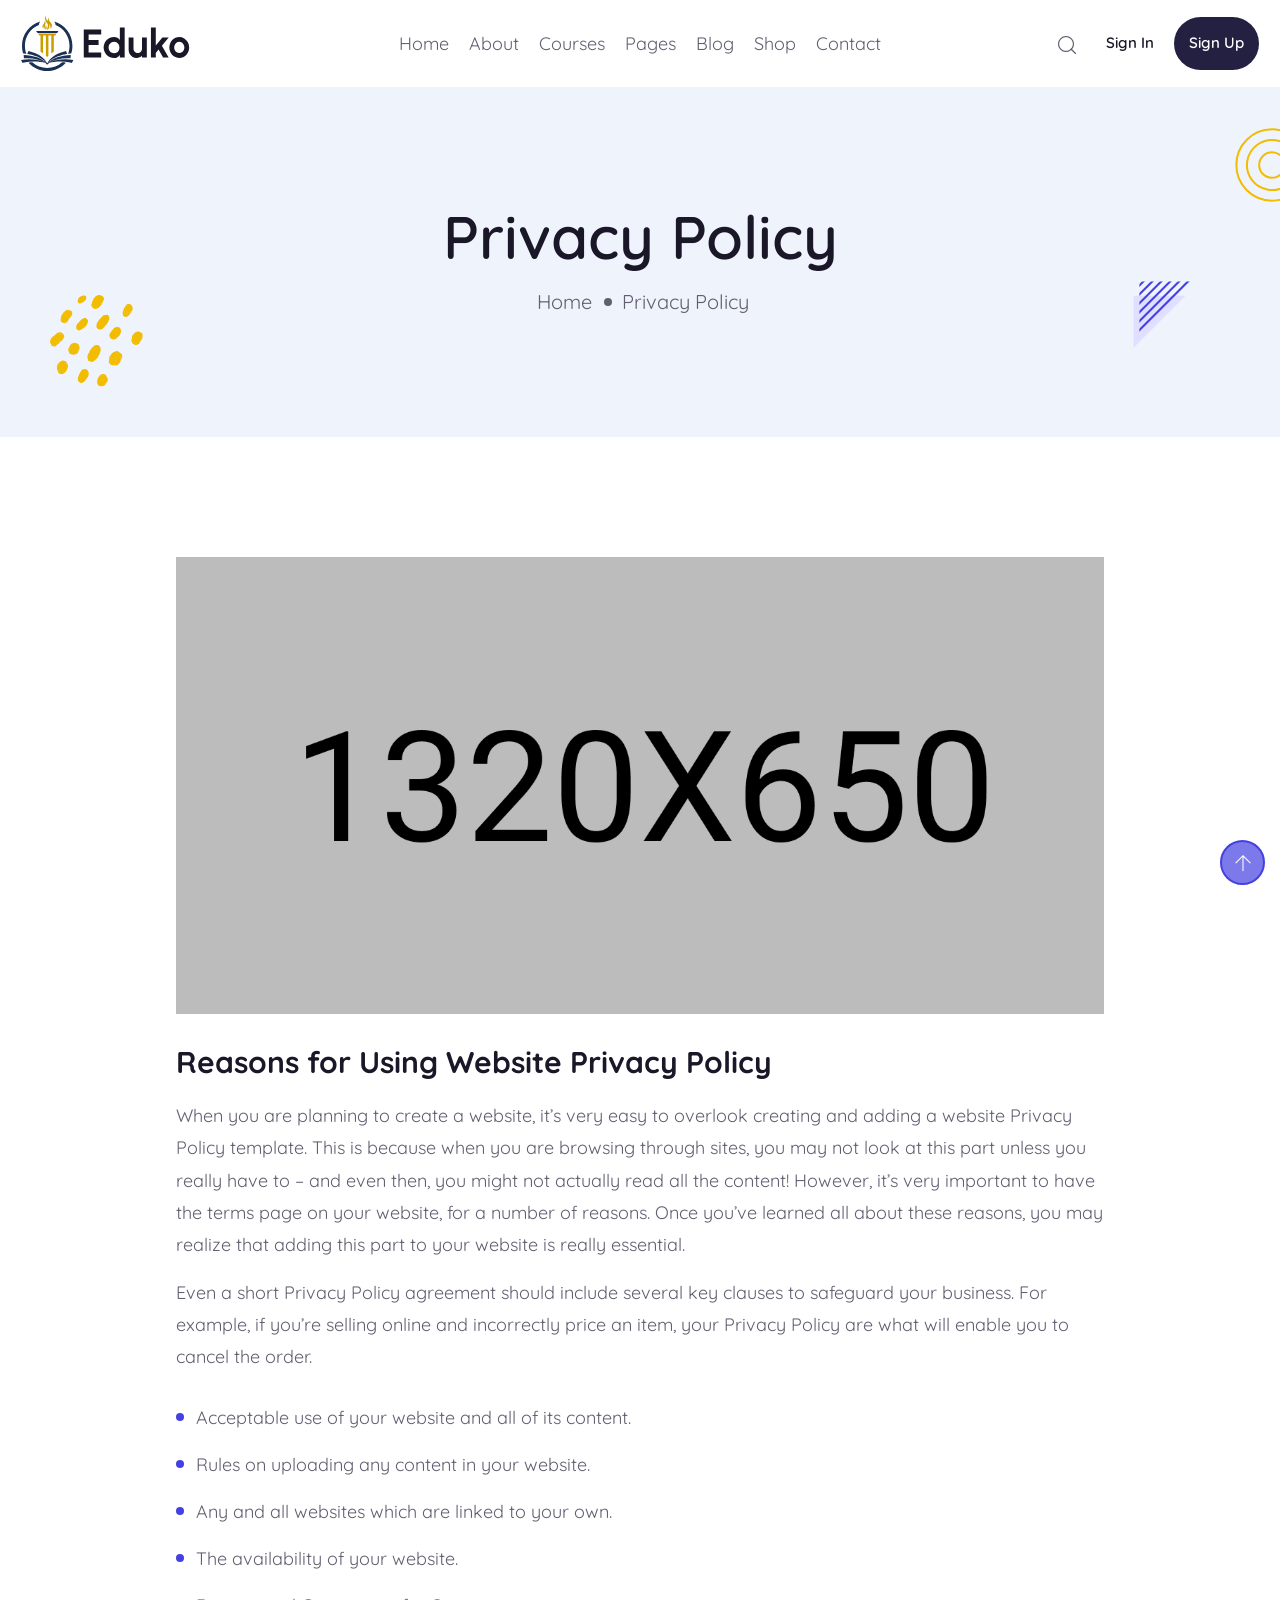
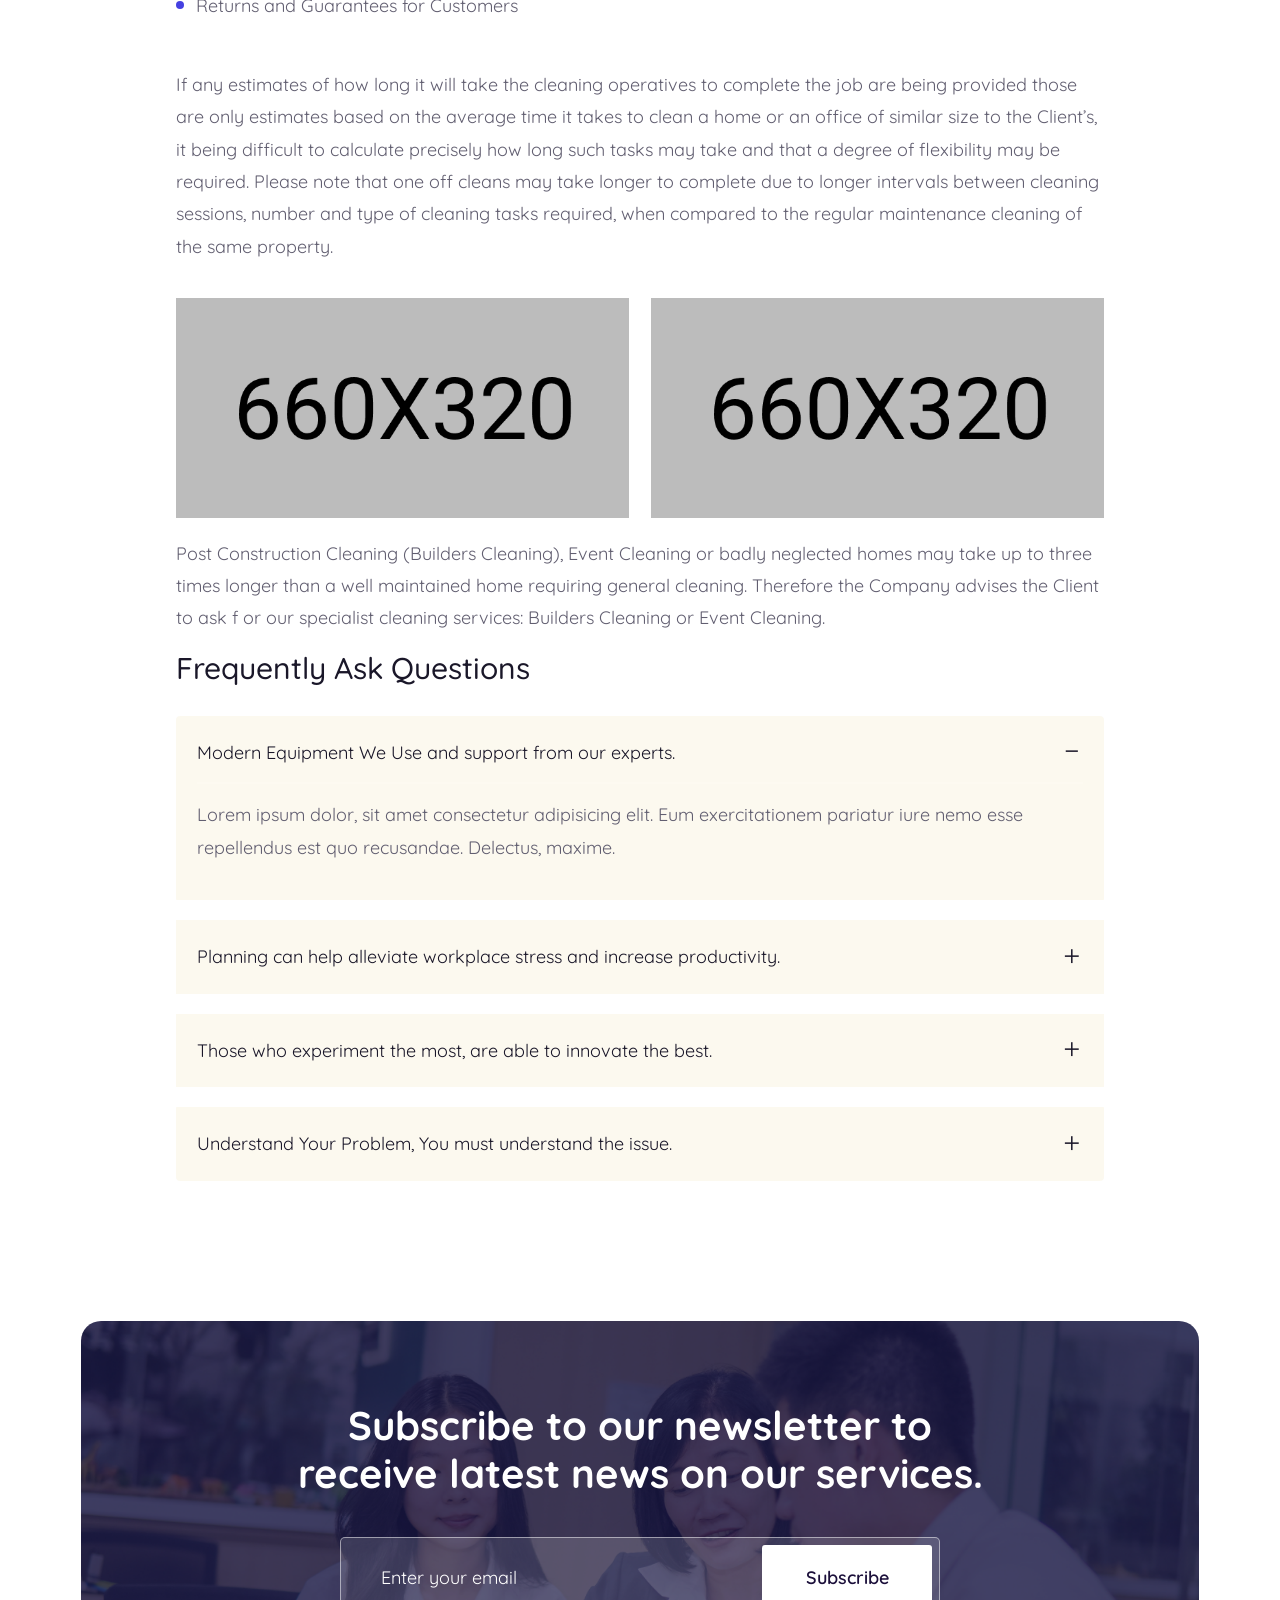
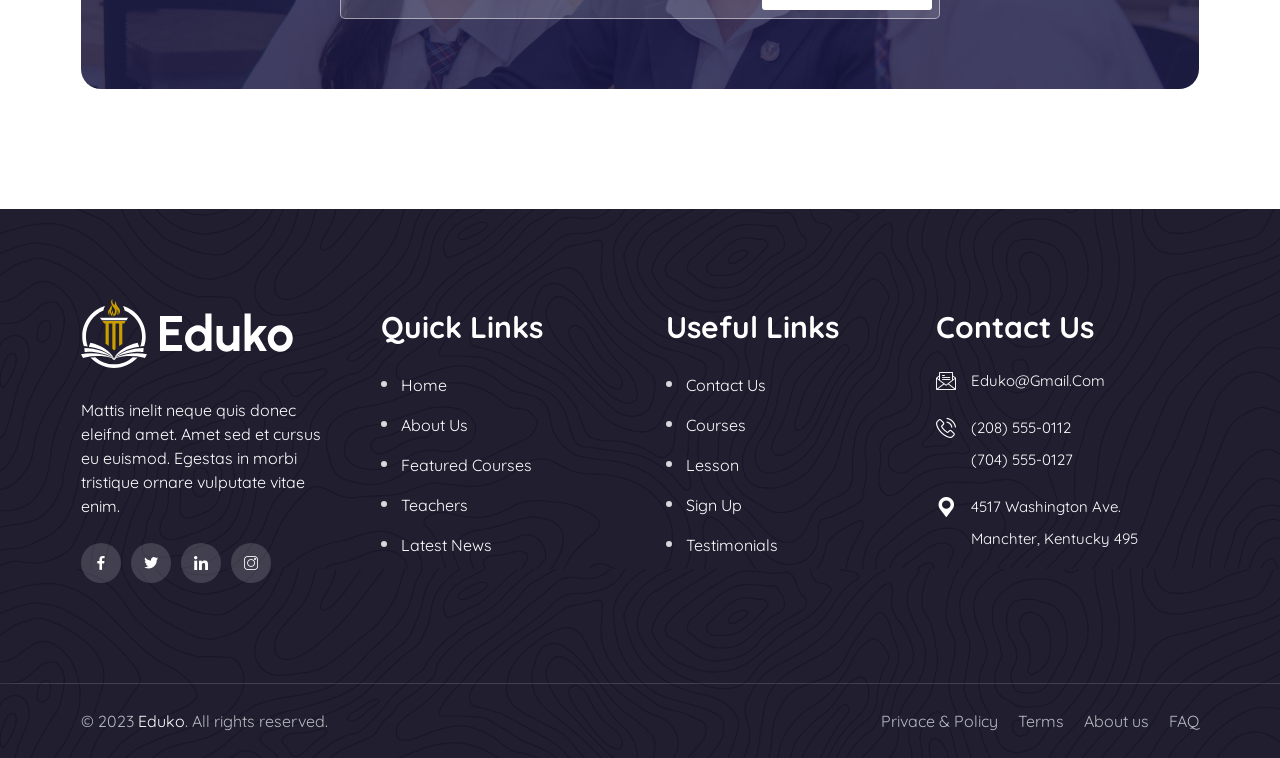
<file: privacy.html>
<!DOCTYPE html>
<html lang="en">

<head>
    <meta charset="utf-8">
    <meta http-equiv="X-UA-Compatible" content="IE=edge">
    <meta name="viewport" content="width=device-width, initial-scale=1">
    <meta name="author" content="wpOceans">
    <link rel="shortcut icon" type="image/png" href="assets/images/favicon.png">
    <title>Eduko - Online Course & Education HTML5 Template</title>
    <link href="assets/css/themify-icons.css" rel="stylesheet">
    <link href="assets/css/flaticon.css" rel="stylesheet">
    <link href="assets/css/font-awesome.min.css" rel="stylesheet">
    <link href="assets/css/bootstrap.min.css" rel="stylesheet">
    <link href="assets/css/animate.css" rel="stylesheet">
    <link href="assets/css/owl.carousel.css" rel="stylesheet">
    <link href="assets/css/owl.theme.css" rel="stylesheet">
    <link href="assets/css/slick.css" rel="stylesheet">
    <link href="assets/css/slick-theme.css" rel="stylesheet">
    <link href="assets/css/swiper.min.css" rel="stylesheet">
    <link href="assets/css/owl.transitions.css" rel="stylesheet">
    <link href="assets/css/jquery.fancybox.css" rel="stylesheet">
    <link href="assets/css/odometer-theme-default.css" rel="stylesheet">
    <link href="assets/sass/style.css" rel="stylesheet">
</head>

<body>

    <!-- start page-wrapper -->
    <div class="page-wrapper">
        <!-- start preloader -->
        <div class="preloader">
            <div class="vertical-centered-box">
                <div class="content">
                    <div class="loader-circle"></div>
                    <div class="loader-line-mask">
                        <div class="loader-line"></div>
                    </div>
                    <img src="assets/images/preloader.png" alt="">
                </div>
            </div>
        </div>
        <!-- end preloader -->

        <!-- Start header -->
        <header id="header">
            <div class="wpo-site-header">
                <nav class="navigation navbar navbar-expand-lg navbar-light">
                    <div class="container-fluid">
                        <div class="row align-items-center">
                            <div class="col-lg-3 col-md-4 col-3 d-lg-none dl-block">
                                <div class="mobail-menu">
                                    <button type="button" class="navbar-toggler open-btn">
                                        <span class="sr-only">Toggle navigation</span>
                                        <span class="icon-bar first-angle"></span>
                                        <span class="icon-bar middle-angle"></span>
                                        <span class="icon-bar last-angle"></span>
                                    </button>
                                </div>
                            </div>
                            <div class="col-lg-3 col-md-4 col-6">
                                <div class="navbar-header">
                                    <a class="navbar-brand" href="index.html"><img src="assets/images/logo.svg"
                                            alt="logo"></a>
                                </div>
                            </div>
                            <div class="col-lg-6 col-md-1 col-1">
                                <div id="navbar" class="collapse navbar-collapse navigation-holder">
                                    <button class="menu-close"><i class="ti-close"></i></button>
                                    <ul class="nav navbar-nav mb-2 mb-lg-0">
                                        <li class="menu-item-has-children">
                                            <a href="#">Home</a>
                                            <ul class="sub-menu">
                                                <li><a href="index.html">Home Style 1</a></li>
                                                <li><a href="index-2.html">Home Style 2</a></li>
                                                <li><a href="index-3.html">Home Style 3</a></li>
                                                <li><a href="index-4.html">Home Style 4</a></li>
                                                <li><a href="index-5.html">Home Style 5</a></li>
                                            </ul>
                                        </li>
                                        <li><a href="about.html">About</a></li>
                                        <li class="menu-item-has-children">
                                            <a href="#">Courses</a>
                                            <ul class="sub-menu">
                                                <li><a href="course.html">Courses Style 1</a></li>
                                                <li><a href="course-2.html">Courses Style 2</a></li>
                                                <li><a href="course-3.html">Courses Style 3</a></li>
                                                <li><a href="course-single.html">Courses single</a></li>
                                            </ul>
                                        </li>
                                        <li class="menu-item-has-children">
                                            <a href="#">Pages</a>
                                            <ul class="sub-menu">
                                                <li><a href="lesson.html">Lesson</a></li>
                                                <li><a href="gallery.html">Gallery</a></li>
                                                <li><a href="testimonial.html">Testimonial</a></li>
                                                <li><a href="teacher.html">Teachers</a></li>
                                                <li><a href="teacher-single.html">Teacher Single</a></li>
                                                <li><a href="become-teacher.html">Become Teacher</a></li>
                                                <li><a href="faq.html">FAQ</a></li>
                                                <li><a href="404.html">404 Error</a></li>
                                            </ul>
                                        </li>
                                        <li class="menu-item-has-children">
                                            <a href="#">Blog</a>
                                            <ul class="sub-menu">
                                                <li><a href="blog.html">Blog right sidebar</a></li>
                                                <li><a href="blog-left-sidebar.html">Blog left sidebar</a></li>
                                                <li><a href="blog-fullwidth.html">Blog fullwidth</a></li>
                                                <li class="menu-item-has-children">
                                                    <a href="#">Blog details</a>
                                                    <ul class="sub-menu">
                                                        <li><a href="blog-single.html">Blog details right sidebar</a>
                                                        </li>
                                                        <li><a href="blog-single-left-sidebar.html">Blog details left
                                                                sidebar</a></li>
                                                        <li><a href="blog-single-fullwidth.html">Blog details
                                                                fullwidth</a></li>
                                                    </ul>
                                                </li>
                                            </ul>
                                        </li>
                                        <li class="menu-item-has-children">
                                            <a href="#">Shop</a>
                                            <ul class="sub-menu">
                                                <li><a href="shop.html">Shop</a></li>
                                                <li><a href="shop-single.html">Shop Single</a></li>
                                                <li><a href="cart.html">Cart</a></li>
                                                <li><a href="checkout.html">Checkout</a></li>
                                            </ul>
                                        </li>
                                        <li><a href="contact.html">Contact</a></li>
                                    </ul>
                                </div>
                            </div>
                            <div class="col-lg-3 col-md-3 col-2">
                                <div class="header-right">
                                    <div class="header-search-form-wrapper">
                                        <div class="cart-search-contact">
                                            <button class="search-toggle-btn"><i
                                                    class="fi flaticon-search"></i></button>
                                            <div class="header-search-form">
                                                <form>
                                                    <div>
                                                        <input type="text" class="form-control"
                                                            placeholder="Search here...">
                                                        <button type="submit"><i
                                                                class="fi flaticon-search"></i></button>
                                                    </div>
                                                </form>
                                            </div>
                                        </div>
                                    </div>
                                    <div class="close-form">
                                        <a class="login" href="login.html"><span class="text">Sign In</span>
                                            <span class="mobile">
                                                <i class="fi flaticon-charity"></i>
                                            </span></a>
                                        <a class="theme-btn" href="register.html"><span class="text">Sign Up</span>
                                            <span class="mobile">
                                                <i class="fi flaticon-charity"></i>
                                            </span></a>
                                    </div>
                                </div>
                            </div>
                        </div>
                    </div>
                </nav>
            </div>
        </header>
        <!-- end of header -->

        <!-- start wpo-page-title -->
        <section class="wpo-page-title">
            <div class="container">
                <div class="row">
                    <div class="col col-xs-12">
                        <div class="wpo-breadcumb-wrap">
                            <h2>Privacy Policy</h2>
                            <ol class="wpo-breadcumb-wrap">
                                <li><a href="index.html">Home</a></li>
                                <li>Privacy Policy</li>
                            </ol>
                        </div>
                    </div>
                </div> <!-- end row -->
            </div> <!-- end container -->
            <div class="shape-1"><img src="assets/images/shape/1.svg" alt=""></div>
            <div class="shape-2"><img src="assets/images/shape/2.svg" alt=""></div>
            <div class="shape-3"><img src="assets/images/shape/3.svg" alt=""></div>
            <div class="shape-4"><img src="assets/images/shape/4.svg" alt=""></div>
        </section>
        <!-- end page-title -->

        <!-- start wpo-terms-section -->
        <section class="wpo-terms-section section-padding">
            <div class="container">
                <div class="row">
                    <div class="col-lg-10 offset-lg-1">
                        <div class="wpo-terms-wrap">
                            <div class="wpo-terms-img">
                                <img src="assets/images/terms/terms.jpg" alt="">
                            </div>
                            <div class="wpo-terms-text">
                                <h2>Reasons for Using Website Privacy Policy</h2>
                                <p>When you are planning to create a website, it’s very easy to overlook creating and
                                    adding a website Privacy Policy template. This is because when you are
                                    browsing through sites, you may not look at this part unless you really have to –
                                    and even then, you might not actually read all the content! However, it’s very
                                    important to have the terms page on your website, for a number of reasons. Once
                                    you’ve learned all about these reasons, you may realize that adding this part to
                                    your website is really essential.</p>
                                <p>Even a short Privacy Policy agreement should include several key clauses to
                                    safeguard your business. For example, if you’re selling online and incorrectly price
                                    an item, your Privacy Policy are what will enable you to cancel the order.</p>

                                <ul>
                                    <li>Acceptable use of your website and all of its content.</li>
                                    <li>Rules on uploading any content in your website.</li>
                                    <li>Any and all websites which are linked to your own.</li>
                                    <li>The availability of your website.</li>
                                    <li>Returns and Guarantees for Customers</li>
                                </ul>
                                <p>If any estimates of how long it will take the cleaning operatives to complete the job
                                    are being provided those are only estimates based on the average time it takes to
                                    clean a home or an office of similar size to the Client’s, it being difficult to
                                    calculate precisely how long such tasks may take and that a degree of flexibility
                                    may be required. Please note that one off cleans may take longer to complete due to
                                    longer intervals between cleaning sessions, number and type of cleaning tasks
                                    required, when compared to the regular maintenance cleaning of the same property.
                                </p>
                                <div class="row t-sub">
                                    <div class="col-md-6 col-sm-6 col-12">
                                        <div class="pf-p-details-img">
                                            <img src="assets/images/terms/1.jpg" alt="">
                                        </div>
                                    </div>
                                    <div class="col-md-6 col-sm-6 col-12">
                                        <div class="pf-p-details-img">
                                            <img src="assets/images/terms/2.jpg" alt="">
                                        </div>
                                    </div>
                                </div>
                                <p>Post Construction Cleaning (Builders Cleaning), Event Cleaning or badly neglected
                                    homes may take up to three times longer than a well maintained home requiring
                                    general cleaning. Therefore the Company advises the Client to ask f or our
                                    specialist cleaning services: Builders Cleaning or Event Cleaning.</p>

                            </div>
                            <div class="pf-faq-section">
                                <h4>Frequently Ask Questions</h4>
                                <div class="row">
                                    <div class="col-lg-12 col-md-12 col-12">
                                        <div class="accordion" id="accordionExample">
                                            <div class="accordion-item">
                                                <h3 class="accordion-header" id="headingOne">
                                                    <button class="accordion-button" type="button"
                                                        data-bs-toggle="collapse" data-bs-target="#collapseOne"
                                                        aria-expanded="true" aria-controls="collapseOne">
                                                        Modern Equipment We Use and support from our experts.
                                                    </button>
                                                </h3>
                                                <div id="collapseOne" class="accordion-collapse collapse show"
                                                    aria-labelledby="headingOne" data-bs-parent="#accordionExample">
                                                    <div class="accordion-body">
                                                        <p>Lorem ipsum dolor, sit amet consectetur adipisicing elit. Eum
                                                            exercitationem pariatur iure nemo esse repellendus est quo
                                                            recusandae. Delectus, maxime.</p>
                                                    </div>
                                                </div>
                                            </div>
                                            <div class="accordion-item">
                                                <h3 class="accordion-header" id="headingTwo">
                                                    <button class="accordion-button collapsed" type="button"
                                                        data-bs-toggle="collapse" data-bs-target="#collapseTwo"
                                                        aria-expanded="false" aria-controls="collapseTwo">
                                                        Planning can help alleviate workplace stress and increase
                                                        productivity.
                                                    </button>
                                                </h3>
                                                <div id="collapseTwo" class="accordion-collapse collapse"
                                                    aria-labelledby="headingTwo" data-bs-parent="#accordionExample">
                                                    <div class="accordion-body">
                                                        <p>Lorem ipsum dolor, sit amet consectetur adipisicing elit. Eum
                                                            exercitationem pariatur iure nemo esse repellendus est quo
                                                            recusandae. Delectus, maxime.</p>
                                                    </div>
                                                </div>
                                            </div>
                                            <div class="accordion-item">
                                                <h3 class="accordion-header" id="headingThree">
                                                    <button class="accordion-button collapsed" type="button"
                                                        data-bs-toggle="collapse" data-bs-target="#collapseThree"
                                                        aria-expanded="false" aria-controls="collapseThree">
                                                        Those who experiment the most, are able to innovate the best.
                                                    </button>
                                                </h3>
                                                <div id="collapseThree" class="accordion-collapse collapse"
                                                    aria-labelledby="headingThree" data-bs-parent="#accordionExample">
                                                    <div class="accordion-body">
                                                        <p>Lorem ipsum dolor, sit amet consectetur adipisicing elit. Eum
                                                            exercitationem pariatur iure nemo esse repellendus est quo
                                                            recusandae. Delectus, maxime.</p>
                                                    </div>
                                                </div>
                                            </div>
                                            <div class="accordion-item">
                                                <h3 class="accordion-header" id="headingFour">
                                                    <button class="accordion-button collapsed" type="button"
                                                        data-bs-toggle="collapse" data-bs-target="#collapseFour"
                                                        aria-expanded="false" aria-controls="collapseFour">
                                                        Understand Your Problem, You must understand the issue.
                                                    </button>
                                                </h3>
                                                <div id="collapseFour" class="accordion-collapse collapse"
                                                    aria-labelledby="headingFour" data-bs-parent="#accordionExample">
                                                    <div class="accordion-body">
                                                        <p>Lorem ipsum dolor, sit amet consectetur adipisicing elit. Eum
                                                            exercitationem pariatur iure nemo esse repellendus est quo
                                                            recusandae. Delectus, maxime.</p>
                                                    </div>
                                                </div>
                                            </div>
                                        </div>
                                    </div>
                                </div>
                            </div>
                        </div>
                    </div>
                </div>
            </div>
        </section>
        <!-- end of pf-term-section -->

        <!-- start wpo-subscribe-section -->
        <section class="wpo-subscribe-section section-padding pt-0">
            <div class="container">
                <div class="wpo-subscribe-wrap">
                    <div class="subscribe-text">
                        <h3>Subscribe to our newsletter to receive
                            latest news on our services.</h3>
                    </div>
                    <div class="subscribe-form">
                        <form action="#">
                            <div class="input-field">
                                <input type="email" placeholder="Enter your email" required>
                                <button type="submit">Subscribe</button>
                            </div>
                        </form>
                    </div>
                </div>
            </div> <!-- end container -->
        </section>
        <!-- end subscribe-section -->

        <!-- start of wpo-site-footer-section -->
        <footer class="wpo-site-footer">
            <div class="wpo-upper-footer">
                <div class="container">
                    <div class="row">
                        <div class="col col-lg-3 col-md-6 col-12 col-md-6 col-sm-12 col-12">
                            <div class="widget about-widget">
                                <div class="logo widget-title">
                                    <a class="navbar-brand" href="index.html"><img src="assets/images/logo-s2.svg"
                                            alt=""></a>
                                </div>
                                <p>Mattis inelit neque quis donec eleifnd amet. Amet sed et cursus eu euismod. Egestas
                                    in morbi tristique ornare vulputate vitae enim.</p>
                                <div class="social">
                                    <ul>
                                        <li>
                                            <a href="#">
                                                <i class="fi flaticon-facebook-app-symbol"></i>
                                            </a>
                                        </li>
                                        <li>
                                            <a href="#">
                                                <i class="fi flaticon-twitter"></i>
                                            </a>
                                        </li>
                                        <li>
                                            <a href="#">
                                                <i class="fi flaticon-linkedin"></i>
                                            </a>
                                        </li>
                                        <li>
                                            <a href="#">
                                                <i class="fi flaticon-instagram-1"></i>
                                            </a>
                                        </li>
                                    </ul>
                                </div>
                            </div>
                        </div>
                        <div class="col col-lg-3 col-md-6 col-12 col-md-6 col-sm-12 col-12">
                            <div class="widget link-widget">
                                <div class="widget-title">
                                    <h3>Quick Links</h3>
                                </div>
                                <ul>
                                    <li><a href="index.html">Home</a></li>
                                    <li><a href="about.html">About Us</a></li>
                                    <li><a href="course.html">Featured Courses</a></li>
                                    <li><a href="teacher.html">Teachers</a></li>
                                    <li><a href="blog.html">Latest News</a></li>
                                </ul>
                            </div>
                        </div>
                        <div class="col col-lg-3 col-md-6 col-12 col-md-6 col-sm-12 col-12">
                            <div class="widget link-widget s2">
                                <div class="widget-title">
                                    <h3>Useful Links</h3>
                                </div>
                                <ul>
                                    <li><a href="contact.html">Contact Us</a></li>
                                    <li><a href="course.html">Courses</a></li>
                                    <li><a href="lesson.html">Lesson</a></li>
                                    <li><a href="register.html">Sign Up</a></li>
                                    <li><a href="testimonial.html">Testimonials</a></li>
                                </ul>
                            </div>
                        </div>
                        <div class="col col-lg-3 col-md-6 col-12 col-md-6 col-sm-12 col-12">
                            <div class="widget wpo-contact-widget">
                                <div class="widget-title">
                                    <h3>Contact Us</h3>
                                </div>
                                <div class="contact-ft">
                                    <ul>
                                        <li><i class="fi flaticon-email"></i>Eduko@gmail.com</li>
                                        <li><i class="fi flaticon-phone-call"></i>(208) 555-0112 <br>
                                            (704) 555-0127</li>
                                        <li><i class="fi flaticon-placeholder"></i>4517 Washington Ave. <br> Manchter,
                                            Kentucky 495</li>
                                    </ul>
                                </div>
                            </div>
                        </div>
                    </div>
                </div> <!-- end container -->
            </div>
            <div class="wpo-lower-footer">
                <div class="container">
                    <div class="row align-items-center">
                        <div class="col col-lg-6 col-md-12 col-12">
                            <ul>
                                <li>&copy; 2023 <a href="#">Eduko</a>. All rights reserved.</li>
                            </ul>
                        </div>
                        <div class="col col-lg-6 col-md-12 col-12">
                            <div class="link">
                                <ul>
                                    <li><a href="privacy.html">Privace & Policy</a></li>
                                    <li><a href="terms.html">Terms</a></li>
                                    <li><a href="about.html">About us</a></li>
                                    <li><a href="faq.html">FAQ</a></li>
                                </ul>
                            </div>
                        </div>
                    </div>
                </div>
            </div>
        </footer>
        <!-- end of wpo-site-footer-section -->


    </div>
    <!-- end of page-wrapper -->

    <!-- All JavaScript files
    ================================================== -->
    <script src="assets/js/jquery.min.js"></script>
    <script src="assets/js/bootstrap.bundle.min.js"></script>
    <!-- Plugins for this template -->
    <script src="assets/js/modernizr.custom.js"></script>
    <script src="assets/js/jquery-plugin-collection.js"></script>
    <!-- Custom script for this template -->
    <script src="assets/js/script.js"></script>
</body>

</html>
</file>
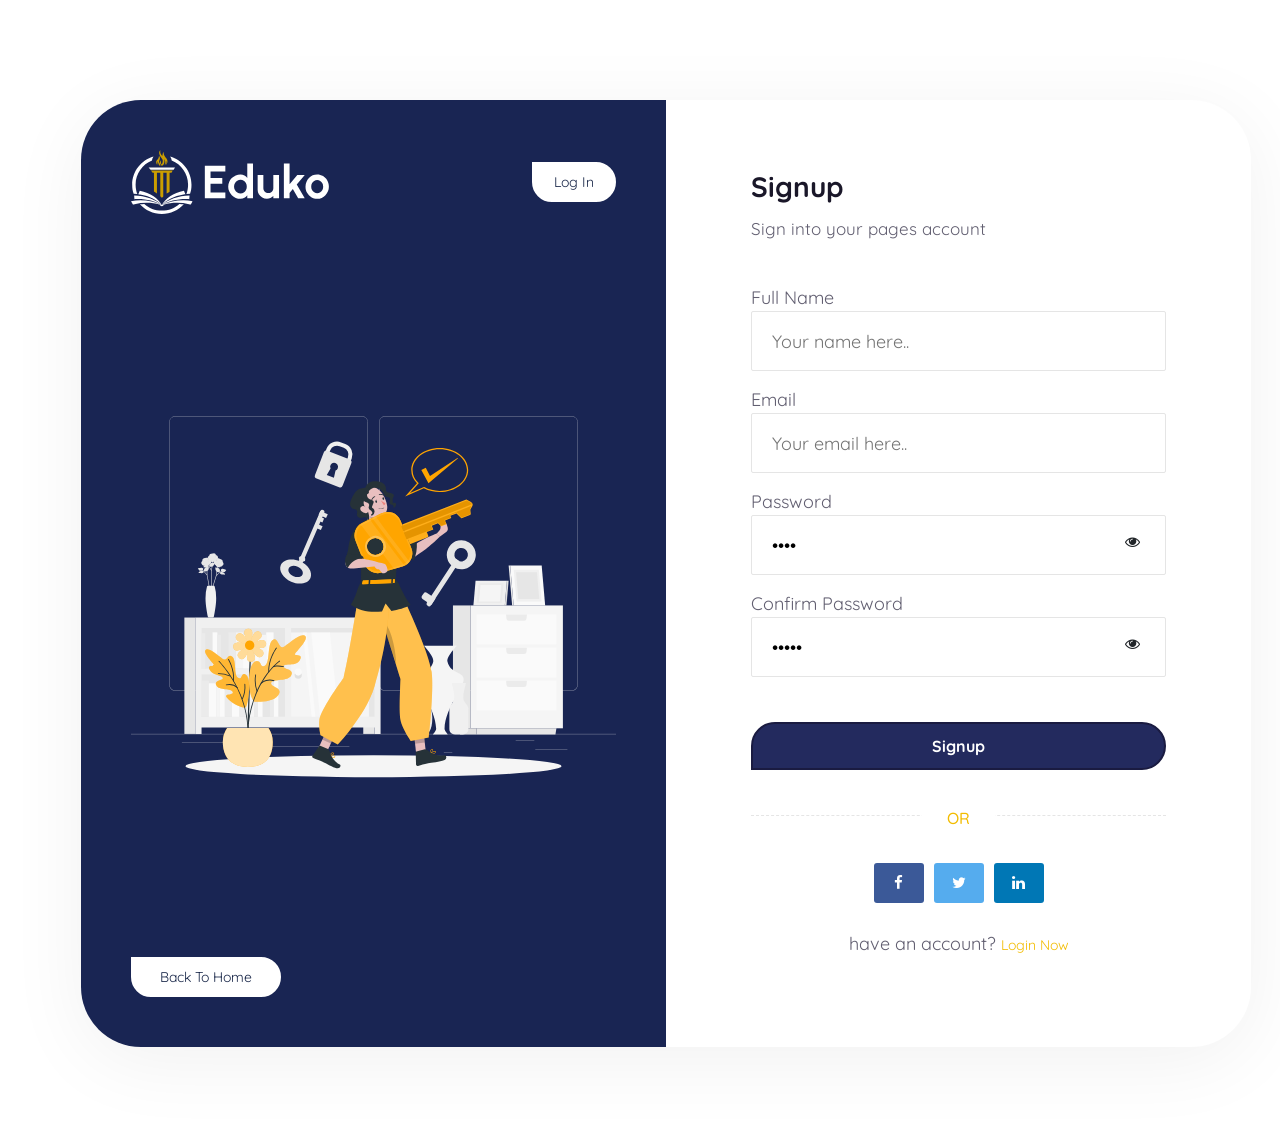
<file: register.html>
<!DOCTYPE html>
<html lang="en">

<head>
    <meta charset="utf-8">
    <meta http-equiv="X-UA-Compatible" content="IE=edge">
    <meta name="viewport" content="width=device-width, initial-scale=1">
    <meta name="author" content="wpOceans">
    <link rel="shortcut icon" type="image/png" href="assets/images/favicon.png">
    <title>Eduko - Online Course & Education HTML5 Templatee</title>
    <link href="assets/css/themify-icons.css" rel="stylesheet">
    <link href="assets/css/font-awesome.min.css" rel="stylesheet">
    <link href="assets/css/flaticon.css" rel="stylesheet">
    <link href="assets/css/bootstrap.min.css" rel="stylesheet">
    <link href="assets/css/magnific-popup.css" rel="stylesheet">
    <link href="assets/css/animate.css" rel="stylesheet">
    <link href="assets/css/owl.carousel.css" rel="stylesheet">
    <link href="assets/css/owl.theme.css" rel="stylesheet">
    <link href="assets/css/slick.css" rel="stylesheet">
    <link href="assets/css/slick-theme.css" rel="stylesheet">
    <link href="assets/css/swiper.min.css" rel="stylesheet">
    <link href="assets/css/nice-select.css" rel="stylesheet">
    <link href="assets/css/owl.transitions.css" rel="stylesheet">
    <link href="assets/css/jquery.fancybox.css" rel="stylesheet">
    <link href="assets/css/odometer-theme-default.css" rel="stylesheet">
    <link href="assets/css/auth-pages.css" rel="stylesheet">
    <link href="assets/sass/style.css" rel="stylesheet">
</head>


<body>
    <!-- start preloader -->
    <div class="preloader">
        <div class="vertical-centered-box">
            <div class="content">
                <div class="loader-circle"></div>
                <div class="loader-line-mask">
                    <div class="loader-line"></div>
                </div>
                <img src="assets/images/preloader.png" alt="">
            </div>
        </div>
    </div>
    <!-- end preloader -->
    <div class="wpo-login-area">
        <div class="container">
            <div class="row">
                <div class="col-lg-12">
                    <form class="wpo-accountWrapper" action="#">
                        <div class="wpo-accountInfo">
                            <div class="wpo-accountInfoHeader">
                                <a href="#"><img src="assets/images/logo-s2.svg" alt=""></a>
                                <a class="wpo-accountBtn" href="login.html">
                                    <span class="">Log in</span>
                                </a>
                            </div>
                            <div class="image">
                                <img src="assets/images/login.svg" alt="">
                            </div>
                            <div class="back-home">
                                <a class="wpo-accountBtn" href="index.html">
                                    <span class="">Back To Home</span>
                                </a>
                            </div>
                        </div>
                        <div class="wpo-accountForm form-style">
                            <div class="fromTitle">
                                <h2>Signup</h2>
                                <p>Sign into your pages account</p>
                            </div>
                            <div class="row">
                                <div class="col-lg-12 col-md-12 col-12">
                                    <label for="name">Full Name</label>
                                    <input type="text" id="name" name="name" placeholder="Your name here..">
                                </div>
                                <div class="col-lg-12 col-md-12 col-12">
                                    <label>Email</label>
                                    <input type="text" id="email" name="email" placeholder="Your email here..">
                                </div>
                                <div class="col-lg-12 col-md-12 col-12">
                                    <div class="form-group">
                                        <label>Password</label>
                                        <input class="pwd2" type="password" placeholder="Your password here.." value="sfsg" name="pass">
                                        <span class="input-group-btn">
                                            <button class="btn btn-default reveal3" type="button"><i class="fa fa-eye"></i></button>
                                        </span>
                                    </div>
                                </div>
                                <div class="col-lg-12 col-md-12 col-12">
                                    <div class="form-group">
                                        <label>Confirm Password</label>
                                        <input class="pwd3" type="password" placeholder="Your password here.." value="ssres" name="pass">
                                        <span class="input-group-btn">
                                            <button class="btn btn-default reveal2" type="button"><i class="fa fa-eye"></i></button>
                                        </span>
                                    </div>
                                </div>
                                <div class="col-lg-12 col-md-12 col-12">
                                    <button type="submit" class="wpo-accountBtn">Signup</button>
                                </div>
                            </div>
                            <h4 class="or"><span>OR</span></h4>
                            <ul class="wpo-socialLoginBtn">
                                <li><button class="facebook" tabindex="0" type="button"><span><i class="fa fa-facebook"></i></span></button></li>
                                <li><button class="twitter" tabindex="0" type="button"><span><i class="fa fa-twitter"></i></span></button></li>
                                <li><button class="linkedin" tabindex="0" type="button"><span><i class="fa fa-linkedin"></i></span></button></li>
                            </ul>
                            <p class="subText">have an account? <a href="login.html">Login Now</a></p>
                        </div>
                    </form>
                </div>
            </div>
        </div>
    </div>
    <!-- All JavaScript files
    ================================================== -->
    <script src="assets/js/jquery.min.js"></script>
    <script src="assets/js/bootstrap.bundle.min.js"></script>
    <!-- Plugins for this template -->
    <script src="assets/js/modernizr.custom.js"></script>
    <script src="assets/js/jquery-plugin-collection.js"></script>
    <!-- Custom script for this template -->
    <script src="assets/js/script.js"></script>
</body>

</html>
</file>
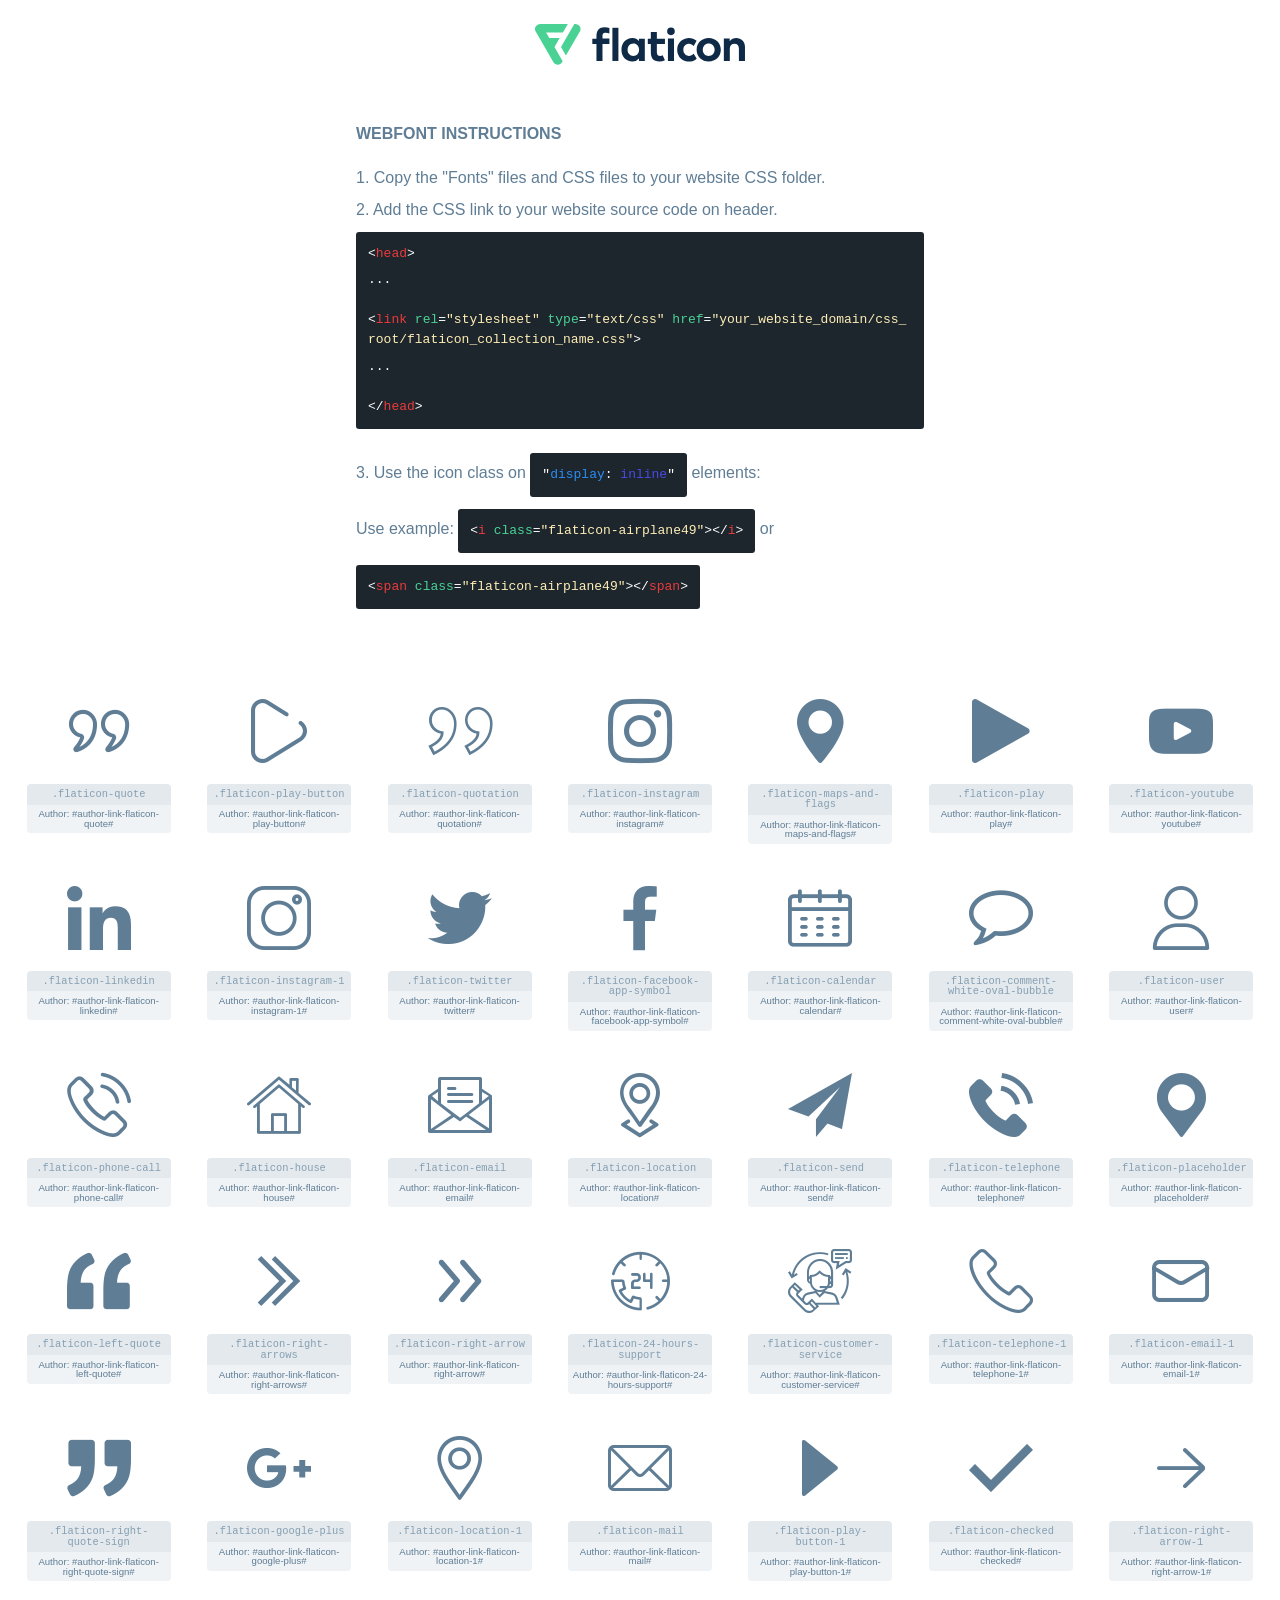
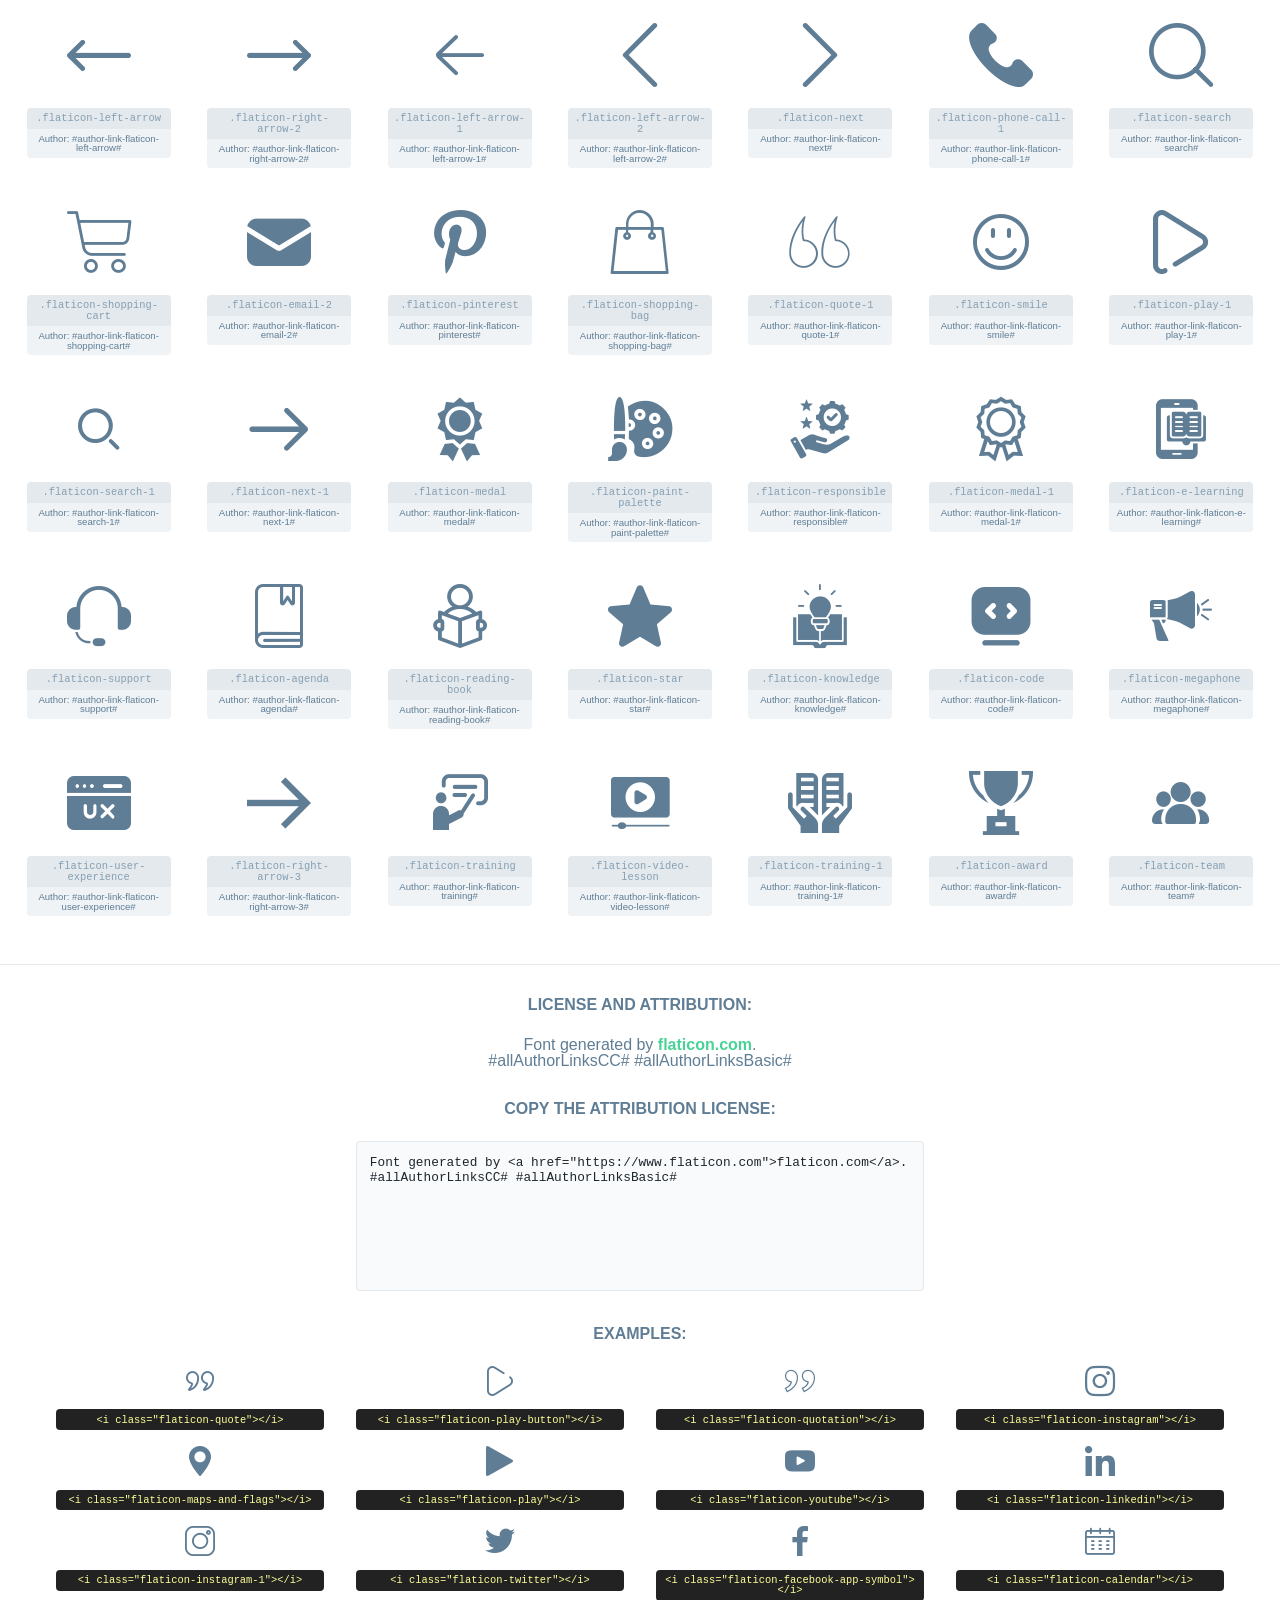
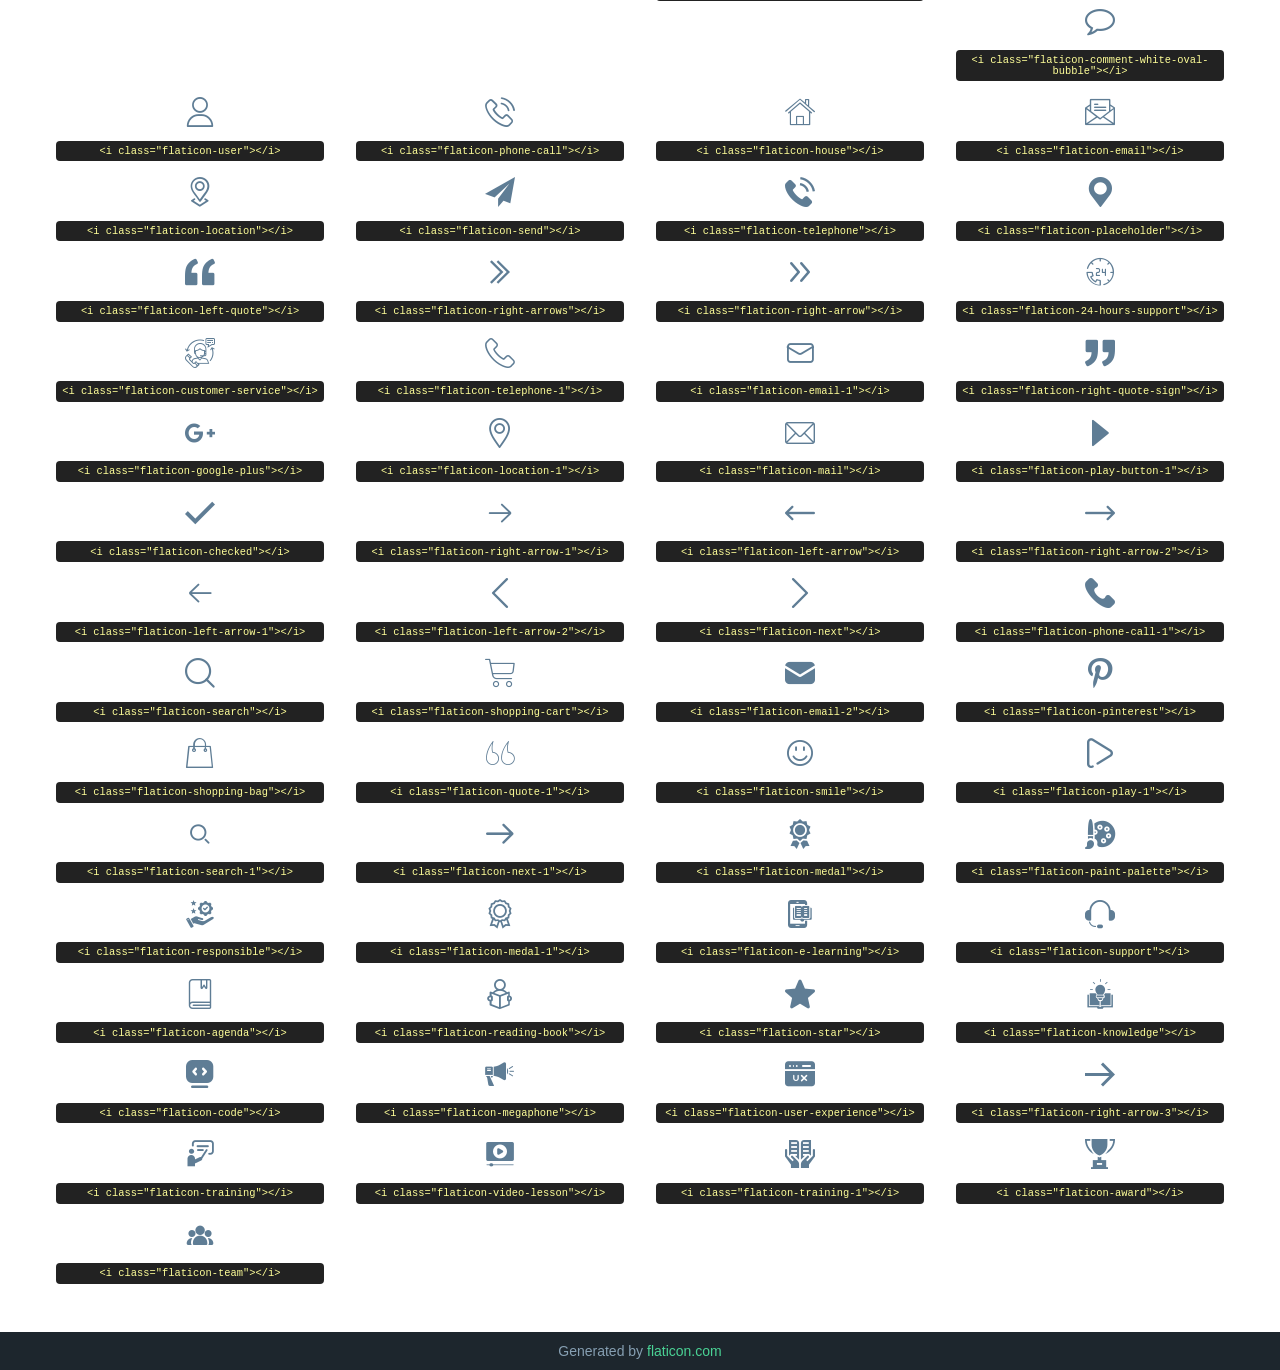
<file: assets/fonts/flaticon_education.html>
<!DOCTYPE html>
<html lang="en">
<head>
    <title>Flaticon Webfont</title>
    <link rel="stylesheet" type="text/css" href="flaticon_education.css"/>
    <meta charset="UTF-8">
    <style>
        html, body, div, span, applet, object, iframe,
        h1, h2, h3, h4, h5, h6, p, blockquote, pre,
        a, abbr, acronym, address, big, cite, code,
        del, dfn, em, img, ins, kbd, q, s, samp,
        small, strike, strong, sub, sup, tt, var,
        b, u, i, center,
        dl, dt, dd, ol, ul, li,
        fieldset, form, label, legend,
        table, caption, tbody, tfoot, thead, tr, th, td,
        article, aside, canvas, details, embed,
        figure, figcaption, footer, header, hgroup,
        menu, nav, output, ruby, section, summary,
        time, mark, audio, video {
            margin: 0;
            padding: 0;
            border: 0;
            font-size: 100%;
            font: inherit;
            vertical-align: baseline;
        }

        /* HTML5 display-role reset for older browsers */
        article, aside, details, figcaption, figure,
        footer, header, hgroup, menu, nav, section {
            display: block;
        }

        body {
            line-height: 1;
        }

        ol, ul {
            list-style: none;
        }

        blockquote, q {
            quotes: none;
        }

        blockquote:before, blockquote:after,
        q:before, q:after {
            content: '';
            content: none;
        }

        table {
            border-collapse: collapse;
            border-spacing: 0;
        }

        body {
            font-family: Helvetica, Arial, sans-serif;
            font-size: 16px;
            color: #5f7d95;
        }

        a {
            color: #4AD295;
            font-weight: bold;
            text-decoration: none;
        }

        * {
            -moz-box-sizing: border-box;
            -webkit-box-sizing: border-box;
            box-sizing: border-box;
            margin: 0;
            padding: 0;
        }

        [class^="flaticon-"]:before, [class*=" flaticon-"]:before, [class^="flaticon-"]:after, [class*=" flaticon-"]:after {
            font-family: Flaticon;
            font-size: 30px;
            font-style: normal;
            margin-left: 20px;
            color: #333;
        }

        .wrapper {
            max-width: 600px;
            margin: auto;
            padding: 0 1em;
        }

        .title {
            margin-bottom: 24px;
            text-transform: uppercase;
            font-weight: bold;
        }

        header {
            text-align: center;
            padding: 24px;
        }

        header .logo {
            width: 210px;
            height: auto;
            border: none;
            display: inline-block;
        }

        header strong {
            font-size: 28px;
            font-weight: 500;
            vertical-align: middle;
        }

        .demo {
            margin: 2em auto;
            line-height: 1.25em;
        }

        .demo ul li {
            margin-bottom: 12px;
        }

        .demo ul li code {
            background-color: #1D262D;
            border-radius: 3px;
            padding: 12px;
            display: inline-block;
            color: #fff;
            font-family: Consolas, Monaco, Lucida Console, Liberation Mono, DejaVu Sans Mono, Bitstream Vera Sans Mono, Courier New, monospace;
            font-weight: lighter;
            margin-top: 12px;
            font-size: 13px;
            word-break: break-all;
        }

        .demo ul li code .red {
            color: #EC3A3B;
        }

        .demo ul li code .green {
            color: #4AD295;
        }

        .demo ul li code .yellow {
            color: #FFEEB6;
        }

        .demo ul li code .blue {
            color: #2C8CF4;
        }

        .demo ul li code .purple {
            color: #4949E7;
        }

        .demo ul li code .dots {
            margin-top: 0.5em;
            display: block;
        }

        #glyphs {
            border-bottom: 1px solid #E3E9ED;
            padding: 2em 0;
            text-align: center;
        }

        .glyph {
            display: inline-block;
            width: 9em;
            margin: 1em;
            text-align: center;
            vertical-align: top;
            background: #FFF;
        }

        .glyph .flaticon {
            padding: 10px;
            display: block;
            font-family: "Flaticon";
            font-size: 64px;
            line-height: 1;
        }

        .glyph .flaticon:before {
            font-size: 64px;
            color: #5f7d95;
            margin-left: 0;
        }

        .class-name {
            font-size: 0.65em;
            background-color: #E3E9ED;
            color: #869FB2;
            border-radius: 4px 4px 0 0;
            padding: 0.5em;
            font-family: Consolas, Monaco, Lucida Console, Liberation Mono, DejaVu Sans Mono, Bitstream Vera Sans Mono, Courier New, monospace;
        }

        .author-name {
            font-size: 0.6em;
            background-color: #EFF3F6;
            border-top: 0;
            border-radius: 0 0 4px 4px;
            padding: 0.5em;
        }

        .author-name a {
            color: #1D262D;
        }

        .class-name:last-child {
            font-size: 10px;
            color: #888;
        }

        .class-name:last-child a {
            font-size: 10px;
            color: #555;
        }

        .glyph > input {
            display: block;
            width: 100px;
            margin: 5px auto;
            text-align: center;
            font-size: 12px;
            cursor: text;
        }

        .glyph > input.icon-input {
            font-family: "Flaticon";
            font-size: 16px;
            margin-bottom: 10px;
        }

        .attribution .title {
            margin-top: 2em;
        }

        .attribution textarea {
            background-color: #F8FAFB;
            color: #1D262D;
            padding: 1em;
            border: none;
            box-shadow: none;
            border: 1px solid #E3E9ED;
            border-radius: 4px;
            resize: none;
            width: 100%;
            height: 150px;
            font-size: 0.8em;
            font-family: Consolas, Monaco, Lucida Console, Liberation Mono, DejaVu Sans Mono, Bitstream Vera Sans Mono, Courier New, monospace;
            -webkit-appearance: none;
        }

        .attribution textarea:hover {
            border-color: #CFD9E0;
        }

        .attribution textarea:focus {
            border-color: #4AD295;
        }

        .iconsuse {
            margin: 2em auto;
            text-align: center;
            max-width: 1200px;
        }

        .iconsuse:after {
            content: '';
            display: table;
            clear: both;
        }

        .iconsuse .image {
            float: left;
            width: 25%;
            padding: 0 1em;
        }

        .iconsuse .image p {
            margin-bottom: 1em;
        }

        .iconsuse .image span {
            display: block;
            font-size: 0.65em;
            background-color: #222;
            color: #fff;
            border-radius: 4px;
            padding: 0.5em;
            color: #FFFF99;
            margin-top: 1em;
            font-family: Consolas, Monaco, Lucida Console, Liberation Mono, DejaVu Sans Mono, Bitstream Vera Sans Mono, Courier New, monospace;
        }

        .flaticon:before {
            color: #5f7d95;
        }

        #footer {
            text-align: center;
            background-color: #1D262D;
            color: #869FB2;
            padding: 12px;
            font-size: 14px;
        }

        #footer a {
            font-weight: normal;
        }

        @media (max-width: 960px) {
            .iconsuse .image {
                width: 50%;
            }
        }

        .preview {
            width: 100px;
            display: inline-block;
            margin: 10px;
        }

        .preview .inner {
            display: inline-block;
            width: 100%;
            text-align: center;
            background: #f5f5f5;
            -webkit-border-radius: 3px 3px 0 0;
            -moz-border-radius: 3px 3px 0 0;
            border-radius: 3px 3px 0 0;
        }

        .preview .inner  {
            line-height: 85px;
            font-size: 40px;
            color: #333;
        }

        .label {
            display: inline-block;
            width: 100%;
            box-sizing: border-box;
            padding: 5px;
            font-size: 10px;
            font-family: Monaco, monospace;
            color: #666;
            white-space: nowrap;
            overflow: hidden;
            text-overflow: ellipsis;
            background: #ddd;
            -webkit-border-radius: 0 0 3px 3px;
            -moz-border-radius: 0 0 3px 3px;
            border-radius: 0 0 3px 3px;
            color: #666;
        }
    </style>
</head>
<body>
    <header>
        <a href="https://www.flaticon.com/" target="_blank" class="logo">
            <svg xmlns="http://www.w3.org/2000/svg" viewBox="0 0 394.3 76.5">
                <path d="M156.6,69.4H145.3V7.1h11.3Z" style="fill:#0e2a47"/>
                <path d="M206.2,69.4h-11V64.8a15.4,15.4,0,0,1-12.6,5.7c-11.6,0-20.3-9.5-20.3-22.1s8.8-22.1,20.3-22.1a15.4,15.4,0,0,1,12.6,5.8V27.5h11Zm-32.4-21c0,6.4,4.2,11.6,10.8,11.6s10.8-4.9,10.8-11.6-4.4-11.6-10.8-11.6S173.9,42,173.9,48.4Z"
                      style="fill:#0e2a47"/>
                <path d="M262.5,13.7a7.2,7.2,0,0,1-14.4,0,7.2,7.2,0,1,1,14.4,0ZM261,69.4H249.6v-42H261Z"
                      style="fill:#0e2a47"/>
                <path id="_Trazado_" data-name="&lt;Trazado&gt;"
                      d="M139.6,17.8a16.6,16.6,0,0,0-8-1.4c-3.2.4-4.9,2-4.9,5.9v5.1h13V37.5h-13v32H115.4v-32h-7.8v-10h7.8V22.2c0-9.9,5.2-16.3,15-16.3a23.4,23.4,0,0,1,9.3,1.8Z"
                      style="fill:#0e2a47"/>
                <path d="M235.1,60c-3.5,0-6.3-1.9-6.3-7.1V37.5H244v-10H228.8V15H217.5V27.5h-5.7v10h5.7V53.7c0,10.9,5.3,16.8,15.7,16.8A22.9,22.9,0,0,0,244,68l-4.3-9.1A12.3,12.3,0,0,1,235.1,60Z"
                      style="fill:#0e2a47"/>
                <path d="M348.9,48.4c0,12.6-9.7,22.1-22.7,22.1s-22.7-9.4-22.7-22.1,9.6-22.1,22.7-22.1S348.9,35.8,348.9,48.4Zm-33.9,0c0,6.8,4.8,11.6,11.1,11.6s11.2-4.8,11.2-11.6-4.8-11.6-11.2-11.6S315.1,41.6,315.1,48.4Z"
                      style="fill:#0e2a47"/>
                <path d="M394.3,42.7V69.4H382.9V46.3c0-6.1-3-9.4-8.2-9.4s-8.9,3.2-8.9,9.5v23H354.6v-42h11v4.9c3-4.5,7.6-6.1,12.3-6.1C387.5,26.3,394.3,33,394.3,42.7Z"
                      style="fill:#0e2a47"/>
                <path d="M298,55.7h0a12.4,12.4,0,0,1-8.2,4.2h-.9l-1.8-.2a10,10,0,0,1-7.4-5.6,13.2,13.2,0,0,1-1.2-5.8,13,13,0,0,1,1.3-5.9,10.1,10.1,0,0,1,7.5-5.5h2.4a11.7,11.7,0,0,1,8.3,4.2l5.5-9.6a19.9,19.9,0,0,0-8.1-4.3,23.4,23.4,0,0,0-6.1-.8,25.2,25.2,0,0,0-7.5,1.1,20.9,20.9,0,0,0-8,4.6,21.9,21.9,0,0,0-6.8,16.4,21.9,21.9,0,0,0,6.7,16.3,20.9,20.9,0,0,0,8,4.6,25.2,25.2,0,0,0,7.7,1.2,23.6,23.6,0,0,0,6.2-.8,20,20,0,0,0,8.1-4.4Z"
                      style="fill:#0e2a47"/>
                <path d="M46.3,26.5H26.9L20.8,16H52.4L61.6,0H9.4A9.3,9.3,0,0,0,1.3,4.7a9.3,9.3,0,0,0,0,9.4L34.6,71.8a9.4,9.4,0,0,0,16.2,0l1.1-1.9L36.6,43.3Z"
                      style="fill:#4ad295"/>
                <path d="M84.2,4.7A9.3,9.3,0,0,0,76.1,0H73.8l-25,43.3,9.2,16L84.2,14A9.3,9.3,0,0,0,84.2,4.7Z"
                      style="fill:#4ad295"/>
            </svg>
        </a>
    </header>
    <section class="demo wrapper">

        <p class="title">Webfont Instructions</p>

        <ul>
            <li>
                <span class="num">1. </span>Copy the "Fonts" files and CSS files to your website CSS folder.
            </li>
            <li>
                <span class="num">2. </span>Add the CSS link to your website source code on header.
                <code class="big">
                    &lt;<span class="red">head</span>&gt;
                    <br/><span class="dots">...</span>
                    <br/>&lt;<span class="red">link</span> <span class="green">rel</span>=<span
                        class="yellow">"stylesheet"</span> <span class="green">type</span>=<span
                        class="yellow">"text/css"</span> <span class="green">href</span>=<span class="yellow">"your_website_domain/css_root/flaticon_collection_name.css"</span>&gt;
                    <br/><span class="dots">...</span>
                    <br/>&lt;/<span class="red">head</span>&gt;
                </code>
            </li>

            <li>
                <p>
                    <span class="num">3. </span>Use the icon class on <code>"<span class="blue">display</span>:<span
                        class="purple"> inline</span>"</code> elements:
                    <br/>
                    Use example: <code>&lt;<span class="red">i</span> <span class="green">class</span>=<span class="yellow">&quot;flaticon-airplane49&quot;</span>&gt;&lt;/<span
                        class="red">i</span>&gt;</code> or <code>&lt;<span class="red">span</span> <span
                        class="green">class</span>=<span class="yellow">&quot;flaticon-airplane49&quot;</span>&gt;&lt;/<span
                        class="red">span</span>&gt;</code>
            </li>
        </ul>

    </section>
    <section id="glyphs">
            <div class="glyph">
                <i class="flaticon flaticon-quote"></i>
                <div class="class-name">.flaticon-quote</div>
                <div class="author-name">Author: #author-link-flaticon-quote# </div>
            </div>

            <div class="glyph">
                <i class="flaticon flaticon-play-button"></i>
                <div class="class-name">.flaticon-play-button</div>
                <div class="author-name">Author: #author-link-flaticon-play-button# </div>
            </div>

            <div class="glyph">
                <i class="flaticon flaticon-quotation"></i>
                <div class="class-name">.flaticon-quotation</div>
                <div class="author-name">Author: #author-link-flaticon-quotation# </div>
            </div>

            <div class="glyph">
                <i class="flaticon flaticon-instagram"></i>
                <div class="class-name">.flaticon-instagram</div>
                <div class="author-name">Author: #author-link-flaticon-instagram# </div>
            </div>

            <div class="glyph">
                <i class="flaticon flaticon-maps-and-flags"></i>
                <div class="class-name">.flaticon-maps-and-flags</div>
                <div class="author-name">Author: #author-link-flaticon-maps-and-flags# </div>
            </div>

            <div class="glyph">
                <i class="flaticon flaticon-play"></i>
                <div class="class-name">.flaticon-play</div>
                <div class="author-name">Author: #author-link-flaticon-play# </div>
            </div>

            <div class="glyph">
                <i class="flaticon flaticon-youtube"></i>
                <div class="class-name">.flaticon-youtube</div>
                <div class="author-name">Author: #author-link-flaticon-youtube# </div>
            </div>

            <div class="glyph">
                <i class="flaticon flaticon-linkedin"></i>
                <div class="class-name">.flaticon-linkedin</div>
                <div class="author-name">Author: #author-link-flaticon-linkedin# </div>
            </div>

            <div class="glyph">
                <i class="flaticon flaticon-instagram-1"></i>
                <div class="class-name">.flaticon-instagram-1</div>
                <div class="author-name">Author: #author-link-flaticon-instagram-1# </div>
            </div>

            <div class="glyph">
                <i class="flaticon flaticon-twitter"></i>
                <div class="class-name">.flaticon-twitter</div>
                <div class="author-name">Author: #author-link-flaticon-twitter# </div>
            </div>

            <div class="glyph">
                <i class="flaticon flaticon-facebook-app-symbol"></i>
                <div class="class-name">.flaticon-facebook-app-symbol</div>
                <div class="author-name">Author: #author-link-flaticon-facebook-app-symbol# </div>
            </div>

            <div class="glyph">
                <i class="flaticon flaticon-calendar"></i>
                <div class="class-name">.flaticon-calendar</div>
                <div class="author-name">Author: #author-link-flaticon-calendar# </div>
            </div>

            <div class="glyph">
                <i class="flaticon flaticon-comment-white-oval-bubble"></i>
                <div class="class-name">.flaticon-comment-white-oval-bubble</div>
                <div class="author-name">Author: #author-link-flaticon-comment-white-oval-bubble# </div>
            </div>

            <div class="glyph">
                <i class="flaticon flaticon-user"></i>
                <div class="class-name">.flaticon-user</div>
                <div class="author-name">Author: #author-link-flaticon-user# </div>
            </div>

            <div class="glyph">
                <i class="flaticon flaticon-phone-call"></i>
                <div class="class-name">.flaticon-phone-call</div>
                <div class="author-name">Author: #author-link-flaticon-phone-call# </div>
            </div>

            <div class="glyph">
                <i class="flaticon flaticon-house"></i>
                <div class="class-name">.flaticon-house</div>
                <div class="author-name">Author: #author-link-flaticon-house# </div>
            </div>

            <div class="glyph">
                <i class="flaticon flaticon-email"></i>
                <div class="class-name">.flaticon-email</div>
                <div class="author-name">Author: #author-link-flaticon-email# </div>
            </div>

            <div class="glyph">
                <i class="flaticon flaticon-location"></i>
                <div class="class-name">.flaticon-location</div>
                <div class="author-name">Author: #author-link-flaticon-location# </div>
            </div>

            <div class="glyph">
                <i class="flaticon flaticon-send"></i>
                <div class="class-name">.flaticon-send</div>
                <div class="author-name">Author: #author-link-flaticon-send# </div>
            </div>

            <div class="glyph">
                <i class="flaticon flaticon-telephone"></i>
                <div class="class-name">.flaticon-telephone</div>
                <div class="author-name">Author: #author-link-flaticon-telephone# </div>
            </div>

            <div class="glyph">
                <i class="flaticon flaticon-placeholder"></i>
                <div class="class-name">.flaticon-placeholder</div>
                <div class="author-name">Author: #author-link-flaticon-placeholder# </div>
            </div>

            <div class="glyph">
                <i class="flaticon flaticon-left-quote"></i>
                <div class="class-name">.flaticon-left-quote</div>
                <div class="author-name">Author: #author-link-flaticon-left-quote# </div>
            </div>

            <div class="glyph">
                <i class="flaticon flaticon-right-arrows"></i>
                <div class="class-name">.flaticon-right-arrows</div>
                <div class="author-name">Author: #author-link-flaticon-right-arrows# </div>
            </div>

            <div class="glyph">
                <i class="flaticon flaticon-right-arrow"></i>
                <div class="class-name">.flaticon-right-arrow</div>
                <div class="author-name">Author: #author-link-flaticon-right-arrow# </div>
            </div>

            <div class="glyph">
                <i class="flaticon flaticon-24-hours-support"></i>
                <div class="class-name">.flaticon-24-hours-support</div>
                <div class="author-name">Author: #author-link-flaticon-24-hours-support# </div>
            </div>

            <div class="glyph">
                <i class="flaticon flaticon-customer-service"></i>
                <div class="class-name">.flaticon-customer-service</div>
                <div class="author-name">Author: #author-link-flaticon-customer-service# </div>
            </div>

            <div class="glyph">
                <i class="flaticon flaticon-telephone-1"></i>
                <div class="class-name">.flaticon-telephone-1</div>
                <div class="author-name">Author: #author-link-flaticon-telephone-1# </div>
            </div>

            <div class="glyph">
                <i class="flaticon flaticon-email-1"></i>
                <div class="class-name">.flaticon-email-1</div>
                <div class="author-name">Author: #author-link-flaticon-email-1# </div>
            </div>

            <div class="glyph">
                <i class="flaticon flaticon-right-quote-sign"></i>
                <div class="class-name">.flaticon-right-quote-sign</div>
                <div class="author-name">Author: #author-link-flaticon-right-quote-sign# </div>
            </div>

            <div class="glyph">
                <i class="flaticon flaticon-google-plus"></i>
                <div class="class-name">.flaticon-google-plus</div>
                <div class="author-name">Author: #author-link-flaticon-google-plus# </div>
            </div>

            <div class="glyph">
                <i class="flaticon flaticon-location-1"></i>
                <div class="class-name">.flaticon-location-1</div>
                <div class="author-name">Author: #author-link-flaticon-location-1# </div>
            </div>

            <div class="glyph">
                <i class="flaticon flaticon-mail"></i>
                <div class="class-name">.flaticon-mail</div>
                <div class="author-name">Author: #author-link-flaticon-mail# </div>
            </div>

            <div class="glyph">
                <i class="flaticon flaticon-play-button-1"></i>
                <div class="class-name">.flaticon-play-button-1</div>
                <div class="author-name">Author: #author-link-flaticon-play-button-1# </div>
            </div>

            <div class="glyph">
                <i class="flaticon flaticon-checked"></i>
                <div class="class-name">.flaticon-checked</div>
                <div class="author-name">Author: #author-link-flaticon-checked# </div>
            </div>

            <div class="glyph">
                <i class="flaticon flaticon-right-arrow-1"></i>
                <div class="class-name">.flaticon-right-arrow-1</div>
                <div class="author-name">Author: #author-link-flaticon-right-arrow-1# </div>
            </div>

            <div class="glyph">
                <i class="flaticon flaticon-left-arrow"></i>
                <div class="class-name">.flaticon-left-arrow</div>
                <div class="author-name">Author: #author-link-flaticon-left-arrow# </div>
            </div>

            <div class="glyph">
                <i class="flaticon flaticon-right-arrow-2"></i>
                <div class="class-name">.flaticon-right-arrow-2</div>
                <div class="author-name">Author: #author-link-flaticon-right-arrow-2# </div>
            </div>

            <div class="glyph">
                <i class="flaticon flaticon-left-arrow-1"></i>
                <div class="class-name">.flaticon-left-arrow-1</div>
                <div class="author-name">Author: #author-link-flaticon-left-arrow-1# </div>
            </div>

            <div class="glyph">
                <i class="flaticon flaticon-left-arrow-2"></i>
                <div class="class-name">.flaticon-left-arrow-2</div>
                <div class="author-name">Author: #author-link-flaticon-left-arrow-2# </div>
            </div>

            <div class="glyph">
                <i class="flaticon flaticon-next"></i>
                <div class="class-name">.flaticon-next</div>
                <div class="author-name">Author: #author-link-flaticon-next# </div>
            </div>

            <div class="glyph">
                <i class="flaticon flaticon-phone-call-1"></i>
                <div class="class-name">.flaticon-phone-call-1</div>
                <div class="author-name">Author: #author-link-flaticon-phone-call-1# </div>
            </div>

            <div class="glyph">
                <i class="flaticon flaticon-search"></i>
                <div class="class-name">.flaticon-search</div>
                <div class="author-name">Author: #author-link-flaticon-search# </div>
            </div>

            <div class="glyph">
                <i class="flaticon flaticon-shopping-cart"></i>
                <div class="class-name">.flaticon-shopping-cart</div>
                <div class="author-name">Author: #author-link-flaticon-shopping-cart# </div>
            </div>

            <div class="glyph">
                <i class="flaticon flaticon-email-2"></i>
                <div class="class-name">.flaticon-email-2</div>
                <div class="author-name">Author: #author-link-flaticon-email-2# </div>
            </div>

            <div class="glyph">
                <i class="flaticon flaticon-pinterest"></i>
                <div class="class-name">.flaticon-pinterest</div>
                <div class="author-name">Author: #author-link-flaticon-pinterest# </div>
            </div>

            <div class="glyph">
                <i class="flaticon flaticon-shopping-bag"></i>
                <div class="class-name">.flaticon-shopping-bag</div>
                <div class="author-name">Author: #author-link-flaticon-shopping-bag# </div>
            </div>

            <div class="glyph">
                <i class="flaticon flaticon-quote-1"></i>
                <div class="class-name">.flaticon-quote-1</div>
                <div class="author-name">Author: #author-link-flaticon-quote-1# </div>
            </div>

            <div class="glyph">
                <i class="flaticon flaticon-smile"></i>
                <div class="class-name">.flaticon-smile</div>
                <div class="author-name">Author: #author-link-flaticon-smile# </div>
            </div>

            <div class="glyph">
                <i class="flaticon flaticon-play-1"></i>
                <div class="class-name">.flaticon-play-1</div>
                <div class="author-name">Author: #author-link-flaticon-play-1# </div>
            </div>

            <div class="glyph">
                <i class="flaticon flaticon-search-1"></i>
                <div class="class-name">.flaticon-search-1</div>
                <div class="author-name">Author: #author-link-flaticon-search-1# </div>
            </div>

            <div class="glyph">
                <i class="flaticon flaticon-next-1"></i>
                <div class="class-name">.flaticon-next-1</div>
                <div class="author-name">Author: #author-link-flaticon-next-1# </div>
            </div>

            <div class="glyph">
                <i class="flaticon flaticon-medal"></i>
                <div class="class-name">.flaticon-medal</div>
                <div class="author-name">Author: #author-link-flaticon-medal# </div>
            </div>

            <div class="glyph">
                <i class="flaticon flaticon-paint-palette"></i>
                <div class="class-name">.flaticon-paint-palette</div>
                <div class="author-name">Author: #author-link-flaticon-paint-palette# </div>
            </div>

            <div class="glyph">
                <i class="flaticon flaticon-responsible"></i>
                <div class="class-name">.flaticon-responsible</div>
                <div class="author-name">Author: #author-link-flaticon-responsible# </div>
            </div>

            <div class="glyph">
                <i class="flaticon flaticon-medal-1"></i>
                <div class="class-name">.flaticon-medal-1</div>
                <div class="author-name">Author: #author-link-flaticon-medal-1# </div>
            </div>

            <div class="glyph">
                <i class="flaticon flaticon-e-learning"></i>
                <div class="class-name">.flaticon-e-learning</div>
                <div class="author-name">Author: #author-link-flaticon-e-learning# </div>
            </div>

            <div class="glyph">
                <i class="flaticon flaticon-support"></i>
                <div class="class-name">.flaticon-support</div>
                <div class="author-name">Author: #author-link-flaticon-support# </div>
            </div>

            <div class="glyph">
                <i class="flaticon flaticon-agenda"></i>
                <div class="class-name">.flaticon-agenda</div>
                <div class="author-name">Author: #author-link-flaticon-agenda# </div>
            </div>

            <div class="glyph">
                <i class="flaticon flaticon-reading-book"></i>
                <div class="class-name">.flaticon-reading-book</div>
                <div class="author-name">Author: #author-link-flaticon-reading-book# </div>
            </div>

            <div class="glyph">
                <i class="flaticon flaticon-star"></i>
                <div class="class-name">.flaticon-star</div>
                <div class="author-name">Author: #author-link-flaticon-star# </div>
            </div>

            <div class="glyph">
                <i class="flaticon flaticon-knowledge"></i>
                <div class="class-name">.flaticon-knowledge</div>
                <div class="author-name">Author: #author-link-flaticon-knowledge# </div>
            </div>

            <div class="glyph">
                <i class="flaticon flaticon-code"></i>
                <div class="class-name">.flaticon-code</div>
                <div class="author-name">Author: #author-link-flaticon-code# </div>
            </div>

            <div class="glyph">
                <i class="flaticon flaticon-megaphone"></i>
                <div class="class-name">.flaticon-megaphone</div>
                <div class="author-name">Author: #author-link-flaticon-megaphone# </div>
            </div>

            <div class="glyph">
                <i class="flaticon flaticon-user-experience"></i>
                <div class="class-name">.flaticon-user-experience</div>
                <div class="author-name">Author: #author-link-flaticon-user-experience# </div>
            </div>

            <div class="glyph">
                <i class="flaticon flaticon-right-arrow-3"></i>
                <div class="class-name">.flaticon-right-arrow-3</div>
                <div class="author-name">Author: #author-link-flaticon-right-arrow-3# </div>
            </div>

            <div class="glyph">
                <i class="flaticon flaticon-training"></i>
                <div class="class-name">.flaticon-training</div>
                <div class="author-name">Author: #author-link-flaticon-training# </div>
            </div>

            <div class="glyph">
                <i class="flaticon flaticon-video-lesson"></i>
                <div class="class-name">.flaticon-video-lesson</div>
                <div class="author-name">Author: #author-link-flaticon-video-lesson# </div>
            </div>

            <div class="glyph">
                <i class="flaticon flaticon-training-1"></i>
                <div class="class-name">.flaticon-training-1</div>
                <div class="author-name">Author: #author-link-flaticon-training-1# </div>
            </div>

            <div class="glyph">
                <i class="flaticon flaticon-award"></i>
                <div class="class-name">.flaticon-award</div>
                <div class="author-name">Author: #author-link-flaticon-award# </div>
            </div>

            <div class="glyph">
                <i class="flaticon flaticon-team"></i>
                <div class="class-name">.flaticon-team</div>
                <div class="author-name">Author: #author-link-flaticon-team# </div>
            </div>

    </section>

    <section class="attribution wrapper"   style="text-align:center;">

        <div class="title">License and attribution:</div><div class="attrDiv">Font generated by <a href="https://www.flaticon.com">flaticon.com</a>. <div>#allAuthorLinksCC# #allAuthorLinksBasic# </div>
        </div>
        <div class="title">Copy the Attribution License:</div>

        <textarea onclick="this.focus();this.select();">Font generated by &lt;a href=&quot;https://www.flaticon.com&quot;&gt;flaticon.com&lt;/a&gt;. #allAuthorLinksCC# #allAuthorLinksBasic#
        </textarea>

    </section>

    <section class="iconsuse">

        <div class="title">Examples:</div>
            <div class="image">
                <p>
                    <i class="flaticon flaticon-quote"></i>
                    <span>&lt;i class=&quot;flaticon-quote&quot;&gt;&lt;/i&gt;</span>
                </p>
            </div>
            <div class="image">
                <p>
                    <i class="flaticon flaticon-play-button"></i>
                    <span>&lt;i class=&quot;flaticon-play-button&quot;&gt;&lt;/i&gt;</span>
                </p>
            </div>
            <div class="image">
                <p>
                    <i class="flaticon flaticon-quotation"></i>
                    <span>&lt;i class=&quot;flaticon-quotation&quot;&gt;&lt;/i&gt;</span>
                </p>
            </div>
            <div class="image">
                <p>
                    <i class="flaticon flaticon-instagram"></i>
                    <span>&lt;i class=&quot;flaticon-instagram&quot;&gt;&lt;/i&gt;</span>
                </p>
            </div>
            <div class="image">
                <p>
                    <i class="flaticon flaticon-maps-and-flags"></i>
                    <span>&lt;i class=&quot;flaticon-maps-and-flags&quot;&gt;&lt;/i&gt;</span>
                </p>
            </div>
            <div class="image">
                <p>
                    <i class="flaticon flaticon-play"></i>
                    <span>&lt;i class=&quot;flaticon-play&quot;&gt;&lt;/i&gt;</span>
                </p>
            </div>
            <div class="image">
                <p>
                    <i class="flaticon flaticon-youtube"></i>
                    <span>&lt;i class=&quot;flaticon-youtube&quot;&gt;&lt;/i&gt;</span>
                </p>
            </div>
            <div class="image">
                <p>
                    <i class="flaticon flaticon-linkedin"></i>
                    <span>&lt;i class=&quot;flaticon-linkedin&quot;&gt;&lt;/i&gt;</span>
                </p>
            </div>
            <div class="image">
                <p>
                    <i class="flaticon flaticon-instagram-1"></i>
                    <span>&lt;i class=&quot;flaticon-instagram-1&quot;&gt;&lt;/i&gt;</span>
                </p>
            </div>
            <div class="image">
                <p>
                    <i class="flaticon flaticon-twitter"></i>
                    <span>&lt;i class=&quot;flaticon-twitter&quot;&gt;&lt;/i&gt;</span>
                </p>
            </div>
            <div class="image">
                <p>
                    <i class="flaticon flaticon-facebook-app-symbol"></i>
                    <span>&lt;i class=&quot;flaticon-facebook-app-symbol&quot;&gt;&lt;/i&gt;</span>
                </p>
            </div>
            <div class="image">
                <p>
                    <i class="flaticon flaticon-calendar"></i>
                    <span>&lt;i class=&quot;flaticon-calendar&quot;&gt;&lt;/i&gt;</span>
                </p>
            </div>
            <div class="image">
                <p>
                    <i class="flaticon flaticon-comment-white-oval-bubble"></i>
                    <span>&lt;i class=&quot;flaticon-comment-white-oval-bubble&quot;&gt;&lt;/i&gt;</span>
                </p>
            </div>
            <div class="image">
                <p>
                    <i class="flaticon flaticon-user"></i>
                    <span>&lt;i class=&quot;flaticon-user&quot;&gt;&lt;/i&gt;</span>
                </p>
            </div>
            <div class="image">
                <p>
                    <i class="flaticon flaticon-phone-call"></i>
                    <span>&lt;i class=&quot;flaticon-phone-call&quot;&gt;&lt;/i&gt;</span>
                </p>
            </div>
            <div class="image">
                <p>
                    <i class="flaticon flaticon-house"></i>
                    <span>&lt;i class=&quot;flaticon-house&quot;&gt;&lt;/i&gt;</span>
                </p>
            </div>
            <div class="image">
                <p>
                    <i class="flaticon flaticon-email"></i>
                    <span>&lt;i class=&quot;flaticon-email&quot;&gt;&lt;/i&gt;</span>
                </p>
            </div>
            <div class="image">
                <p>
                    <i class="flaticon flaticon-location"></i>
                    <span>&lt;i class=&quot;flaticon-location&quot;&gt;&lt;/i&gt;</span>
                </p>
            </div>
            <div class="image">
                <p>
                    <i class="flaticon flaticon-send"></i>
                    <span>&lt;i class=&quot;flaticon-send&quot;&gt;&lt;/i&gt;</span>
                </p>
            </div>
            <div class="image">
                <p>
                    <i class="flaticon flaticon-telephone"></i>
                    <span>&lt;i class=&quot;flaticon-telephone&quot;&gt;&lt;/i&gt;</span>
                </p>
            </div>
            <div class="image">
                <p>
                    <i class="flaticon flaticon-placeholder"></i>
                    <span>&lt;i class=&quot;flaticon-placeholder&quot;&gt;&lt;/i&gt;</span>
                </p>
            </div>
            <div class="image">
                <p>
                    <i class="flaticon flaticon-left-quote"></i>
                    <span>&lt;i class=&quot;flaticon-left-quote&quot;&gt;&lt;/i&gt;</span>
                </p>
            </div>
            <div class="image">
                <p>
                    <i class="flaticon flaticon-right-arrows"></i>
                    <span>&lt;i class=&quot;flaticon-right-arrows&quot;&gt;&lt;/i&gt;</span>
                </p>
            </div>
            <div class="image">
                <p>
                    <i class="flaticon flaticon-right-arrow"></i>
                    <span>&lt;i class=&quot;flaticon-right-arrow&quot;&gt;&lt;/i&gt;</span>
                </p>
            </div>
            <div class="image">
                <p>
                    <i class="flaticon flaticon-24-hours-support"></i>
                    <span>&lt;i class=&quot;flaticon-24-hours-support&quot;&gt;&lt;/i&gt;</span>
                </p>
            </div>
            <div class="image">
                <p>
                    <i class="flaticon flaticon-customer-service"></i>
                    <span>&lt;i class=&quot;flaticon-customer-service&quot;&gt;&lt;/i&gt;</span>
                </p>
            </div>
            <div class="image">
                <p>
                    <i class="flaticon flaticon-telephone-1"></i>
                    <span>&lt;i class=&quot;flaticon-telephone-1&quot;&gt;&lt;/i&gt;</span>
                </p>
            </div>
            <div class="image">
                <p>
                    <i class="flaticon flaticon-email-1"></i>
                    <span>&lt;i class=&quot;flaticon-email-1&quot;&gt;&lt;/i&gt;</span>
                </p>
            </div>
            <div class="image">
                <p>
                    <i class="flaticon flaticon-right-quote-sign"></i>
                    <span>&lt;i class=&quot;flaticon-right-quote-sign&quot;&gt;&lt;/i&gt;</span>
                </p>
            </div>
            <div class="image">
                <p>
                    <i class="flaticon flaticon-google-plus"></i>
                    <span>&lt;i class=&quot;flaticon-google-plus&quot;&gt;&lt;/i&gt;</span>
                </p>
            </div>
            <div class="image">
                <p>
                    <i class="flaticon flaticon-location-1"></i>
                    <span>&lt;i class=&quot;flaticon-location-1&quot;&gt;&lt;/i&gt;</span>
                </p>
            </div>
            <div class="image">
                <p>
                    <i class="flaticon flaticon-mail"></i>
                    <span>&lt;i class=&quot;flaticon-mail&quot;&gt;&lt;/i&gt;</span>
                </p>
            </div>
            <div class="image">
                <p>
                    <i class="flaticon flaticon-play-button-1"></i>
                    <span>&lt;i class=&quot;flaticon-play-button-1&quot;&gt;&lt;/i&gt;</span>
                </p>
            </div>
            <div class="image">
                <p>
                    <i class="flaticon flaticon-checked"></i>
                    <span>&lt;i class=&quot;flaticon-checked&quot;&gt;&lt;/i&gt;</span>
                </p>
            </div>
            <div class="image">
                <p>
                    <i class="flaticon flaticon-right-arrow-1"></i>
                    <span>&lt;i class=&quot;flaticon-right-arrow-1&quot;&gt;&lt;/i&gt;</span>
                </p>
            </div>
            <div class="image">
                <p>
                    <i class="flaticon flaticon-left-arrow"></i>
                    <span>&lt;i class=&quot;flaticon-left-arrow&quot;&gt;&lt;/i&gt;</span>
                </p>
            </div>
            <div class="image">
                <p>
                    <i class="flaticon flaticon-right-arrow-2"></i>
                    <span>&lt;i class=&quot;flaticon-right-arrow-2&quot;&gt;&lt;/i&gt;</span>
                </p>
            </div>
            <div class="image">
                <p>
                    <i class="flaticon flaticon-left-arrow-1"></i>
                    <span>&lt;i class=&quot;flaticon-left-arrow-1&quot;&gt;&lt;/i&gt;</span>
                </p>
            </div>
            <div class="image">
                <p>
                    <i class="flaticon flaticon-left-arrow-2"></i>
                    <span>&lt;i class=&quot;flaticon-left-arrow-2&quot;&gt;&lt;/i&gt;</span>
                </p>
            </div>
            <div class="image">
                <p>
                    <i class="flaticon flaticon-next"></i>
                    <span>&lt;i class=&quot;flaticon-next&quot;&gt;&lt;/i&gt;</span>
                </p>
            </div>
            <div class="image">
                <p>
                    <i class="flaticon flaticon-phone-call-1"></i>
                    <span>&lt;i class=&quot;flaticon-phone-call-1&quot;&gt;&lt;/i&gt;</span>
                </p>
            </div>
            <div class="image">
                <p>
                    <i class="flaticon flaticon-search"></i>
                    <span>&lt;i class=&quot;flaticon-search&quot;&gt;&lt;/i&gt;</span>
                </p>
            </div>
            <div class="image">
                <p>
                    <i class="flaticon flaticon-shopping-cart"></i>
                    <span>&lt;i class=&quot;flaticon-shopping-cart&quot;&gt;&lt;/i&gt;</span>
                </p>
            </div>
            <div class="image">
                <p>
                    <i class="flaticon flaticon-email-2"></i>
                    <span>&lt;i class=&quot;flaticon-email-2&quot;&gt;&lt;/i&gt;</span>
                </p>
            </div>
            <div class="image">
                <p>
                    <i class="flaticon flaticon-pinterest"></i>
                    <span>&lt;i class=&quot;flaticon-pinterest&quot;&gt;&lt;/i&gt;</span>
                </p>
            </div>
            <div class="image">
                <p>
                    <i class="flaticon flaticon-shopping-bag"></i>
                    <span>&lt;i class=&quot;flaticon-shopping-bag&quot;&gt;&lt;/i&gt;</span>
                </p>
            </div>
            <div class="image">
                <p>
                    <i class="flaticon flaticon-quote-1"></i>
                    <span>&lt;i class=&quot;flaticon-quote-1&quot;&gt;&lt;/i&gt;</span>
                </p>
            </div>
            <div class="image">
                <p>
                    <i class="flaticon flaticon-smile"></i>
                    <span>&lt;i class=&quot;flaticon-smile&quot;&gt;&lt;/i&gt;</span>
                </p>
            </div>
            <div class="image">
                <p>
                    <i class="flaticon flaticon-play-1"></i>
                    <span>&lt;i class=&quot;flaticon-play-1&quot;&gt;&lt;/i&gt;</span>
                </p>
            </div>
            <div class="image">
                <p>
                    <i class="flaticon flaticon-search-1"></i>
                    <span>&lt;i class=&quot;flaticon-search-1&quot;&gt;&lt;/i&gt;</span>
                </p>
            </div>
            <div class="image">
                <p>
                    <i class="flaticon flaticon-next-1"></i>
                    <span>&lt;i class=&quot;flaticon-next-1&quot;&gt;&lt;/i&gt;</span>
                </p>
            </div>
            <div class="image">
                <p>
                    <i class="flaticon flaticon-medal"></i>
                    <span>&lt;i class=&quot;flaticon-medal&quot;&gt;&lt;/i&gt;</span>
                </p>
            </div>
            <div class="image">
                <p>
                    <i class="flaticon flaticon-paint-palette"></i>
                    <span>&lt;i class=&quot;flaticon-paint-palette&quot;&gt;&lt;/i&gt;</span>
                </p>
            </div>
            <div class="image">
                <p>
                    <i class="flaticon flaticon-responsible"></i>
                    <span>&lt;i class=&quot;flaticon-responsible&quot;&gt;&lt;/i&gt;</span>
                </p>
            </div>
            <div class="image">
                <p>
                    <i class="flaticon flaticon-medal-1"></i>
                    <span>&lt;i class=&quot;flaticon-medal-1&quot;&gt;&lt;/i&gt;</span>
                </p>
            </div>
            <div class="image">
                <p>
                    <i class="flaticon flaticon-e-learning"></i>
                    <span>&lt;i class=&quot;flaticon-e-learning&quot;&gt;&lt;/i&gt;</span>
                </p>
            </div>
            <div class="image">
                <p>
                    <i class="flaticon flaticon-support"></i>
                    <span>&lt;i class=&quot;flaticon-support&quot;&gt;&lt;/i&gt;</span>
                </p>
            </div>
            <div class="image">
                <p>
                    <i class="flaticon flaticon-agenda"></i>
                    <span>&lt;i class=&quot;flaticon-agenda&quot;&gt;&lt;/i&gt;</span>
                </p>
            </div>
            <div class="image">
                <p>
                    <i class="flaticon flaticon-reading-book"></i>
                    <span>&lt;i class=&quot;flaticon-reading-book&quot;&gt;&lt;/i&gt;</span>
                </p>
            </div>
            <div class="image">
                <p>
                    <i class="flaticon flaticon-star"></i>
                    <span>&lt;i class=&quot;flaticon-star&quot;&gt;&lt;/i&gt;</span>
                </p>
            </div>
            <div class="image">
                <p>
                    <i class="flaticon flaticon-knowledge"></i>
                    <span>&lt;i class=&quot;flaticon-knowledge&quot;&gt;&lt;/i&gt;</span>
                </p>
            </div>
            <div class="image">
                <p>
                    <i class="flaticon flaticon-code"></i>
                    <span>&lt;i class=&quot;flaticon-code&quot;&gt;&lt;/i&gt;</span>
                </p>
            </div>
            <div class="image">
                <p>
                    <i class="flaticon flaticon-megaphone"></i>
                    <span>&lt;i class=&quot;flaticon-megaphone&quot;&gt;&lt;/i&gt;</span>
                </p>
            </div>
            <div class="image">
                <p>
                    <i class="flaticon flaticon-user-experience"></i>
                    <span>&lt;i class=&quot;flaticon-user-experience&quot;&gt;&lt;/i&gt;</span>
                </p>
            </div>
            <div class="image">
                <p>
                    <i class="flaticon flaticon-right-arrow-3"></i>
                    <span>&lt;i class=&quot;flaticon-right-arrow-3&quot;&gt;&lt;/i&gt;</span>
                </p>
            </div>
            <div class="image">
                <p>
                    <i class="flaticon flaticon-training"></i>
                    <span>&lt;i class=&quot;flaticon-training&quot;&gt;&lt;/i&gt;</span>
                </p>
            </div>
            <div class="image">
                <p>
                    <i class="flaticon flaticon-video-lesson"></i>
                    <span>&lt;i class=&quot;flaticon-video-lesson&quot;&gt;&lt;/i&gt;</span>
                </p>
            </div>
            <div class="image">
                <p>
                    <i class="flaticon flaticon-training-1"></i>
                    <span>&lt;i class=&quot;flaticon-training-1&quot;&gt;&lt;/i&gt;</span>
                </p>
            </div>
            <div class="image">
                <p>
                    <i class="flaticon flaticon-award"></i>
                    <span>&lt;i class=&quot;flaticon-award&quot;&gt;&lt;/i&gt;</span>
                </p>
            </div>
            <div class="image">
                <p>
                    <i class="flaticon flaticon-team"></i>
                    <span>&lt;i class=&quot;flaticon-team&quot;&gt;&lt;/i&gt;</span>
                </p>
            </div>
        </div>

    </section>

    <div id="footer">
        <div>Generated by <a href="https://www.flaticon.com">flaticon.com</a>
        </div>
    </div>

</body>
</html>
</file>
<file: assets/css/themify-icons.css>
@font-face {
	font-family: 'themify';
	src:url('../fonts/themify.eot?-fvbane');
	src:url('../fonts/themify.eot?#iefix-fvbane') format('embedded-opentype'),
		url('../fonts/themify.woff?-fvbane') format('woff'),
		url('../fonts/themify.ttf?-fvbane') format('truetype'),
		url('../fonts/themify.svg?-fvbane#themify') format('svg');
	font-weight: normal;
	font-style: normal;
}

[class^="ti-"], [class*=" ti-"] {
	font-family: 'themify';
	speak: none;
	font-style: normal;
	font-weight: normal;
	font-variant: normal;
	text-transform: none;
	line-height: 1;

	/* Better Font Rendering =========== */
	-webkit-font-smoothing: antialiased;
	-moz-osx-font-smoothing: grayscale;
}

.ti-wand:before {
	content: "\e600";
}
.ti-volume:before {
	content: "\e601";
}
.ti-user:before {
	content: "\e602";
}
.ti-unlock:before {
	content: "\e603";
}
.ti-unlink:before {
	content: "\e604";
}
.ti-trash:before {
	content: "\e605";
}
.ti-thought:before {
	content: "\e606";
}
.ti-target:before {
	content: "\e607";
}
.ti-tag:before {
	content: "\e608";
}
.ti-tablet:before {
	content: "\e609";
}
.ti-star:before {
	content: "\e60a";
}
.ti-spray:before {
	content: "\e60b";
}
.ti-signal:before {
	content: "\e60c";
}
.ti-shopping-cart:before {
	content: "\e60d";
}
.ti-shopping-cart-full:before {
	content: "\e60e";
}
.ti-settings:before {
	content: "\e60f";
}
.ti-search:before {
	content: "\e610";
}
.ti-zoom-in:before {
	content: "\e611";
}
.ti-zoom-out:before {
	content: "\e612";
}
.ti-cut:before {
	content: "\e613";
}
.ti-ruler:before {
	content: "\e614";
}
.ti-ruler-pencil:before {
	content: "\e615";
}
.ti-ruler-alt:before {
	content: "\e616";
}
.ti-bookmark:before {
	content: "\e617";
}
.ti-bookmark-alt:before {
	content: "\e618";
}
.ti-reload:before {
	content: "\e619";
}
.ti-plus:before {
	content: "\e61a";
}
.ti-pin:before {
	content: "\e61b";
}
.ti-pencil:before {
	content: "\e61c";
}
.ti-pencil-alt:before {
	content: "\e61d";
}
.ti-paint-roller:before {
	content: "\e61e";
}
.ti-paint-bucket:before {
	content: "\e61f";
}
.ti-na:before {
	content: "\e620";
}
.ti-mobile:before {
	content: "\e621";
}
.ti-minus:before {
	content: "\e622";
}
.ti-medall:before {
	content: "\e623";
}
.ti-medall-alt:before {
	content: "\e624";
}
.ti-marker:before {
	content: "\e625";
}
.ti-marker-alt:before {
	content: "\e626";
}
.ti-arrow-up:before {
	content: "\e627";
}
.ti-arrow-right:before {
	content: "\e628";
}
.ti-arrow-left:before {
	content: "\e629";
}
.ti-arrow-down:before {
	content: "\e62a";
}
.ti-lock:before {
	content: "\e62b";
}
.ti-location-arrow:before {
	content: "\e62c";
}
.ti-link:before {
	content: "\e62d";
}
.ti-layout:before {
	content: "\e62e";
}
.ti-layers:before {
	content: "\e62f";
}
.ti-layers-alt:before {
	content: "\e630";
}
.ti-key:before {
	content: "\e631";
}
.ti-import:before {
	content: "\e632";
}
.ti-image:before {
	content: "\e633";
}
.ti-heart:before {
	content: "\e634";
}
.ti-heart-broken:before {
	content: "\e635";
}
.ti-hand-stop:before {
	content: "\e636";
}
.ti-hand-open:before {
	content: "\e637";
}
.ti-hand-drag:before {
	content: "\e638";
}
.ti-folder:before {
	content: "\e639";
}
.ti-flag:before {
	content: "\e63a";
}
.ti-flag-alt:before {
	content: "\e63b";
}
.ti-flag-alt-2:before {
	content: "\e63c";
}
.ti-eye:before {
	content: "\e63d";
}
.ti-export:before {
	content: "\e63e";
}
.ti-exchange-vertical:before {
	content: "\e63f";
}
.ti-desktop:before {
	content: "\e640";
}
.ti-cup:before {
	content: "\e641";
}
.ti-crown:before {
	content: "\e642";
}
.ti-comments:before {
	content: "\e643";
}
.ti-comment:before {
	content: "\e644";
}
.ti-comment-alt:before {
	content: "\e645";
}
.ti-close:before {
	content: "\e646";
}
.ti-clip:before {
	content: "\e647";
}
.ti-angle-up:before {
	content: "\e648";
}
.ti-angle-right:before {
	content: "\e649";
}
.ti-angle-left:before {
	content: "\e64a";
}
.ti-angle-down:before {
	content: "\e64b";
}
.ti-check:before {
	content: "\e64c";
}
.ti-check-box:before {
	content: "\e64d";
}
.ti-camera:before {
	content: "\e64e";
}
.ti-announcement:before {
	content: "\e64f";
}
.ti-brush:before {
	content: "\e650";
}
.ti-briefcase:before {
	content: "\e651";
}
.ti-bolt:before {
	content: "\e652";
}
.ti-bolt-alt:before {
	content: "\e653";
}
.ti-blackboard:before {
	content: "\e654";
}
.ti-bag:before {
	content: "\e655";
}
.ti-move:before {
	content: "\e656";
}
.ti-arrows-vertical:before {
	content: "\e657";
}
.ti-arrows-horizontal:before {
	content: "\e658";
}
.ti-fullscreen:before {
	content: "\e659";
}
.ti-arrow-top-right:before {
	content: "\e65a";
}
.ti-arrow-top-left:before {
	content: "\e65b";
}
.ti-arrow-circle-up:before {
	content: "\e65c";
}
.ti-arrow-circle-right:before {
	content: "\e65d";
}
.ti-arrow-circle-left:before {
	content: "\e65e";
}
.ti-arrow-circle-down:before {
	content: "\e65f";
}
.ti-angle-double-up:before {
	content: "\e660";
}
.ti-angle-double-right:before {
	content: "\e661";
}
.ti-angle-double-left:before {
	content: "\e662";
}
.ti-angle-double-down:before {
	content: "\e663";
}
.ti-zip:before {
	content: "\e664";
}
.ti-world:before {
	content: "\e665";
}
.ti-wheelchair:before {
	content: "\e666";
}
.ti-view-list:before {
	content: "\e667";
}
.ti-view-list-alt:before {
	content: "\e668";
}
.ti-view-grid:before {
	content: "\e669";
}
.ti-uppercase:before {
	content: "\e66a";
}
.ti-upload:before {
	content: "\e66b";
}
.ti-underline:before {
	content: "\e66c";
}
.ti-truck:before {
	content: "\e66d";
}
.ti-timer:before {
	content: "\e66e";
}
.ti-ticket:before {
	content: "\e66f";
}
.ti-thumb-up:before {
	content: "\e670";
}
.ti-thumb-down:before {
	content: "\e671";
}
.ti-text:before {
	content: "\e672";
}
.ti-stats-up:before {
	content: "\e673";
}
.ti-stats-down:before {
	content: "\e674";
}
.ti-split-v:before {
	content: "\e675";
}
.ti-split-h:before {
	content: "\e676";
}
.ti-smallcap:before {
	content: "\e677";
}
.ti-shine:before {
	content: "\e678";
}
.ti-shift-right:before {
	content: "\e679";
}
.ti-shift-left:before {
	content: "\e67a";
}
.ti-shield:before {
	content: "\e67b";
}
.ti-notepad:before {
	content: "\e67c";
}
.ti-server:before {
	content: "\e67d";
}
.ti-quote-right:before {
	content: "\e67e";
}
.ti-quote-left:before {
	content: "\e67f";
}
.ti-pulse:before {
	content: "\e680";
}
.ti-printer:before {
	content: "\e681";
}
.ti-power-off:before {
	content: "\e682";
}
.ti-plug:before {
	content: "\e683";
}
.ti-pie-chart:before {
	content: "\e684";
}
.ti-paragraph:before {
	content: "\e685";
}
.ti-panel:before {
	content: "\e686";
}
.ti-package:before {
	content: "\e687";
}
.ti-music:before {
	content: "\e688";
}
.ti-music-alt:before {
	content: "\e689";
}
.ti-mouse:before {
	content: "\e68a";
}
.ti-mouse-alt:before {
	content: "\e68b";
}
.ti-money:before {
	content: "\e68c";
}
.ti-microphone:before {
	content: "\e68d";
}
.ti-menu:before {
	content: "\e68e";
}
.ti-menu-alt:before {
	content: "\e68f";
}
.ti-map:before {
	content: "\e690";
}
.ti-map-alt:before {
	content: "\e691";
}
.ti-loop:before {
	content: "\e692";
}
.ti-location-pin:before {
	content: "\e693";
}
.ti-list:before {
	content: "\e694";
}
.ti-light-bulb:before {
	content: "\e695";
}
.ti-Italic:before {
	content: "\e696";
}
.ti-info:before {
	content: "\e697";
}
.ti-infinite:before {
	content: "\e698";
}
.ti-id-badge:before {
	content: "\e699";
}
.ti-hummer:before {
	content: "\e69a";
}
.ti-home:before {
	content: "\e69b";
}
.ti-help:before {
	content: "\e69c";
}
.ti-headphone:before {
	content: "\e69d";
}
.ti-harddrives:before {
	content: "\e69e";
}
.ti-harddrive:before {
	content: "\e69f";
}
.ti-gift:before {
	content: "\e6a0";
}
.ti-game:before {
	content: "\e6a1";
}
.ti-filter:before {
	content: "\e6a2";
}
.ti-files:before {
	content: "\e6a3";
}
.ti-file:before {
	content: "\e6a4";
}
.ti-eraser:before {
	content: "\e6a5";
}
.ti-envelope:before {
	content: "\e6a6";
}
.ti-download:before {
	content: "\e6a7";
}
.ti-direction:before {
	content: "\e6a8";
}
.ti-direction-alt:before {
	content: "\e6a9";
}
.ti-dashboard:before {
	content: "\e6aa";
}
.ti-control-stop:before {
	content: "\e6ab";
}
.ti-control-shuffle:before {
	content: "\e6ac";
}
.ti-control-play:before {
	content: "\e6ad";
}
.ti-control-pause:before {
	content: "\e6ae";
}
.ti-control-forward:before {
	content: "\e6af";
}
.ti-control-backward:before {
	content: "\e6b0";
}
.ti-cloud:before {
	content: "\e6b1";
}
.ti-cloud-up:before {
	content: "\e6b2";
}
.ti-cloud-down:before {
	content: "\e6b3";
}
.ti-clipboard:before {
	content: "\e6b4";
}
.ti-car:before {
	content: "\e6b5";
}
.ti-calendar:before {
	content: "\e6b6";
}
.ti-book:before {
	content: "\e6b7";
}
.ti-bell:before {
	content: "\e6b8";
}
.ti-basketball:before {
	content: "\e6b9";
}
.ti-bar-chart:before {
	content: "\e6ba";
}
.ti-bar-chart-alt:before {
	content: "\e6bb";
}
.ti-back-right:before {
	content: "\e6bc";
}
.ti-back-left:before {
	content: "\e6bd";
}
.ti-arrows-corner:before {
	content: "\e6be";
}
.ti-archive:before {
	content: "\e6bf";
}
.ti-anchor:before {
	content: "\e6c0";
}
.ti-align-right:before {
	content: "\e6c1";
}
.ti-align-left:before {
	content: "\e6c2";
}
.ti-align-justify:before {
	content: "\e6c3";
}
.ti-align-center:before {
	content: "\e6c4";
}
.ti-alert:before {
	content: "\e6c5";
}
.ti-alarm-clock:before {
	content: "\e6c6";
}
.ti-agenda:before {
	content: "\e6c7";
}
.ti-write:before {
	content: "\e6c8";
}
.ti-window:before {
	content: "\e6c9";
}
.ti-widgetized:before {
	content: "\e6ca";
}
.ti-widget:before {
	content: "\e6cb";
}
.ti-widget-alt:before {
	content: "\e6cc";
}
.ti-wallet:before {
	content: "\e6cd";
}
.ti-video-clapper:before {
	content: "\e6ce";
}
.ti-video-camera:before {
	content: "\e6cf";
}
.ti-vector:before {
	content: "\e6d0";
}
.ti-themify-logo:before {
	content: "\e6d1";
}
.ti-themify-favicon:before {
	content: "\e6d2";
}
.ti-themify-favicon-alt:before {
	content: "\e6d3";
}
.ti-support:before {
	content: "\e6d4";
}
.ti-stamp:before {
	content: "\e6d5";
}
.ti-split-v-alt:before {
	content: "\e6d6";
}
.ti-slice:before {
	content: "\e6d7";
}
.ti-shortcode:before {
	content: "\e6d8";
}
.ti-shift-right-alt:before {
	content: "\e6d9";
}
.ti-shift-left-alt:before {
	content: "\e6da";
}
.ti-ruler-alt-2:before {
	content: "\e6db";
}
.ti-receipt:before {
	content: "\e6dc";
}
.ti-pin2:before {
	content: "\e6dd";
}
.ti-pin-alt:before {
	content: "\e6de";
}
.ti-pencil-alt2:before {
	content: "\e6df";
}
.ti-palette:before {
	content: "\e6e0";
}
.ti-more:before {
	content: "\e6e1";
}
.ti-more-alt:before {
	content: "\e6e2";
}
.ti-microphone-alt:before {
	content: "\e6e3";
}
.ti-magnet:before {
	content: "\e6e4";
}
.ti-line-double:before {
	content: "\e6e5";
}
.ti-line-dotted:before {
	content: "\e6e6";
}
.ti-line-dashed:before {
	content: "\e6e7";
}
.ti-layout-width-full:before {
	content: "\e6e8";
}
.ti-layout-width-default:before {
	content: "\e6e9";
}
.ti-layout-width-default-alt:before {
	content: "\e6ea";
}
.ti-layout-tab:before {
	content: "\e6eb";
}
.ti-layout-tab-window:before {
	content: "\e6ec";
}
.ti-layout-tab-v:before {
	content: "\e6ed";
}
.ti-layout-tab-min:before {
	content: "\e6ee";
}
.ti-layout-slider:before {
	content: "\e6ef";
}
.ti-layout-slider-alt:before {
	content: "\e6f0";
}
.ti-layout-sidebar-right:before {
	content: "\e6f1";
}
.ti-layout-sidebar-none:before {
	content: "\e6f2";
}
.ti-layout-sidebar-left:before {
	content: "\e6f3";
}
.ti-layout-placeholder:before {
	content: "\e6f4";
}
.ti-layout-menu:before {
	content: "\e6f5";
}
.ti-layout-menu-v:before {
	content: "\e6f6";
}
.ti-layout-menu-separated:before {
	content: "\e6f7";
}
.ti-layout-menu-full:before {
	content: "\e6f8";
}
.ti-layout-media-right-alt:before {
	content: "\e6f9";
}
.ti-layout-media-right:before {
	content: "\e6fa";
}
.ti-layout-media-overlay:before {
	content: "\e6fb";
}
.ti-layout-media-overlay-alt:before {
	content: "\e6fc";
}
.ti-layout-media-overlay-alt-2:before {
	content: "\e6fd";
}
.ti-layout-media-left-alt:before {
	content: "\e6fe";
}
.ti-layout-media-left:before {
	content: "\e6ff";
}
.ti-layout-media-center-alt:before {
	content: "\e700";
}
.ti-layout-media-center:before {
	content: "\e701";
}
.ti-layout-list-thumb:before {
	content: "\e702";
}
.ti-layout-list-thumb-alt:before {
	content: "\e703";
}
.ti-layout-list-post:before {
	content: "\e704";
}
.ti-layout-list-large-image:before {
	content: "\e705";
}
.ti-layout-line-solid:before {
	content: "\e706";
}
.ti-layout-grid4:before {
	content: "\e707";
}
.ti-layout-grid3:before {
	content: "\e708";
}
.ti-layout-grid2:before {
	content: "\e709";
}
.ti-layout-grid2-thumb:before {
	content: "\e70a";
}
.ti-layout-cta-right:before {
	content: "\e70b";
}
.ti-layout-cta-left:before {
	content: "\e70c";
}
.ti-layout-cta-center:before {
	content: "\e70d";
}
.ti-layout-cta-btn-right:before {
	content: "\e70e";
}
.ti-layout-cta-btn-left:before {
	content: "\e70f";
}
.ti-layout-column4:before {
	content: "\e710";
}
.ti-layout-column3:before {
	content: "\e711";
}
.ti-layout-column2:before {
	content: "\e712";
}
.ti-layout-accordion-separated:before {
	content: "\e713";
}
.ti-layout-accordion-merged:before {
	content: "\e714";
}
.ti-layout-accordion-list:before {
	content: "\e715";
}
.ti-ink-pen:before {
	content: "\e716";
}
.ti-info-alt:before {
	content: "\e717";
}
.ti-help-alt:before {
	content: "\e718";
}
.ti-headphone-alt:before {
	content: "\e719";
}
.ti-hand-point-up:before {
	content: "\e71a";
}
.ti-hand-point-right:before {
	content: "\e71b";
}
.ti-hand-point-left:before {
	content: "\e71c";
}
.ti-hand-point-down:before {
	content: "\e71d";
}
.ti-gallery:before {
	content: "\e71e";
}
.ti-face-smile:before {
	content: "\e71f";
}
.ti-face-sad:before {
	content: "\e720";
}
.ti-credit-card:before {
	content: "\e721";
}
.ti-control-skip-forward:before {
	content: "\e722";
}
.ti-control-skip-backward:before {
	content: "\e723";
}
.ti-control-record:before {
	content: "\e724";
}
.ti-control-eject:before {
	content: "\e725";
}
.ti-comments-smiley:before {
	content: "\e726";
}
.ti-brush-alt:before {
	content: "\e727";
}
.ti-youtube:before {
	content: "\e728";
}
.ti-vimeo:before {
	content: "\e729";
}
.ti-twitter:before {
	content: "\e72a";
}
.ti-time:before {
	content: "\e72b";
}
.ti-tumblr:before {
	content: "\e72c";
}
.ti-skype:before {
	content: "\e72d";
}
.ti-share:before {
	content: "\e72e";
}
.ti-share-alt:before {
	content: "\e72f";
}
.ti-rocket:before {
	content: "\e730";
}
.ti-pinterest:before {
	content: "\e731";
}
.ti-new-window:before {
	content: "\e732";
}
.ti-microsoft:before {
	content: "\e733";
}
.ti-list-ol:before {
	content: "\e734";
}
.ti-linkedin:before {
	content: "\e735";
}
.ti-layout-sidebar-2:before {
	content: "\e736";
}
.ti-layout-grid4-alt:before {
	content: "\e737";
}
.ti-layout-grid3-alt:before {
	content: "\e738";
}
.ti-layout-grid2-alt:before {
	content: "\e739";
}
.ti-layout-column4-alt:before {
	content: "\e73a";
}
.ti-layout-column3-alt:before {
	content: "\e73b";
}
.ti-layout-column2-alt:before {
	content: "\e73c";
}
.ti-instagram:before {
	content: "\e73d";
}
.ti-google:before {
	content: "\e73e";
}
.ti-github:before {
	content: "\e73f";
}
.ti-flickr:before {
	content: "\e740";
}
.ti-facebook:before {
	content: "\e741";
}
.ti-dropbox:before {
	content: "\e742";
}
.ti-dribbble:before {
	content: "\e743";
}
.ti-apple:before {
	content: "\e744";
}
.ti-android:before {
	content: "\e745";
}
.ti-save:before {
	content: "\e746";
}
.ti-save-alt:before {
	content: "\e747";
}
.ti-yahoo:before {
	content: "\e748";
}
.ti-wordpress:before {
	content: "\e749";
}
.ti-vimeo-alt:before {
	content: "\e74a";
}
.ti-twitter-alt:before {
	content: "\e74b";
}
.ti-tumblr-alt:before {
	content: "\e74c";
}
.ti-trello:before {
	content: "\e74d";
}
.ti-stack-overflow:before {
	content: "\e74e";
}
.ti-soundcloud:before {
	content: "\e74f";
}
.ti-sharethis:before {
	content: "\e750";
}
.ti-sharethis-alt:before {
	content: "\e751";
}
.ti-reddit:before {
	content: "\e752";
}
.ti-pinterest-alt:before {
	content: "\e753";
}
.ti-microsoft-alt:before {
	content: "\e754";
}
.ti-linux:before {
	content: "\e755";
}
.ti-jsfiddle:before {
	content: "\e756";
}
.ti-joomla:before {
	content: "\e757";
}
.ti-html5:before {
	content: "\e758";
}
.ti-flickr-alt:before {
	content: "\e759";
}
.ti-email:before {
	content: "\e75a";
}
.ti-drupal:before {
	content: "\e75b";
}
.ti-dropbox-alt:before {
	content: "\e75c";
}
.ti-css3:before {
	content: "\e75d";
}
.ti-rss:before {
	content: "\e75e";
}
.ti-rss-alt:before {
	content: "\e75f";
}
</file>
<file: assets/css/flaticon.css>
@font-face {
    font-family: "Flaticon";
    src: url("../fonts/flaticon_education.ttf?877ec50832e2fc0503090eb64151d07e") format("truetype"),
url("../fonts/flaticon_education.woff?877ec50832e2fc0503090eb64151d07e") format("woff"),
url("../fonts/flaticon_education.woff2?877ec50832e2fc0503090eb64151d07e") format("woff2"),
url("../fonts/flaticon_education.eot?877ec50832e2fc0503090eb64151d07e#iefix") format("embedded-opentype"),
url("../fonts/flaticon_education.svg?877ec50832e2fc0503090eb64151d07e#flaticon_education") format("svg");
}

i[class^="flaticon-"]:before, i[class*=" flaticon-"]:before {
    font-family: Flaticon !important;
    font-style: normal;
    font-weight: normal !important;
    font-variant: normal;
    text-transform: none;
    -webkit-font-smoothing: antialiased;
    -moz-osx-font-smoothing: grayscale;
}

.flaticon-quote:before {
    content: "\f101";
}
.flaticon-play-button:before {
    content: "\f102";
}
.flaticon-quotation:before {
    content: "\f103";
}
.flaticon-instagram:before {
    content: "\f104";
}
.flaticon-maps-and-flags:before {
    content: "\f105";
}
.flaticon-play:before {
    content: "\f106";
}
.flaticon-youtube:before {
    content: "\f107";
}
.flaticon-linkedin:before {
    content: "\f108";
}
.flaticon-instagram-1:before {
    content: "\f109";
}
.flaticon-twitter:before {
    content: "\f10a";
}
.flaticon-facebook-app-symbol:before {
    content: "\f10b";
}
.flaticon-calendar:before {
    content: "\f10c";
}
.flaticon-comment-white-oval-bubble:before {
    content: "\f10d";
}
.flaticon-user:before {
    content: "\f10e";
}
.flaticon-phone-call:before {
    content: "\f10f";
}
.flaticon-house:before {
    content: "\f110";
}
.flaticon-email:before {
    content: "\f111";
}
.flaticon-location:before {
    content: "\f112";
}
.flaticon-send:before {
    content: "\f113";
}
.flaticon-telephone:before {
    content: "\f114";
}
.flaticon-placeholder:before {
    content: "\f115";
}
.flaticon-left-quote:before {
    content: "\f116";
}
.flaticon-right-arrows:before {
    content: "\f117";
}
.flaticon-right-arrow:before {
    content: "\f118";
}
.flaticon-24-hours-support:before {
    content: "\f119";
}
.flaticon-customer-service:before {
    content: "\f11a";
}
.flaticon-telephone-1:before {
    content: "\f11b";
}
.flaticon-email-1:before {
    content: "\f11c";
}
.flaticon-right-quote-sign:before {
    content: "\f11d";
}
.flaticon-google-plus:before {
    content: "\f11e";
}
.flaticon-location-1:before {
    content: "\f11f";
}
.flaticon-mail:before {
    content: "\f120";
}
.flaticon-play-button-1:before {
    content: "\f121";
}
.flaticon-checked:before {
    content: "\f122";
}
.flaticon-right-arrow-1:before {
    content: "\f123";
}
.flaticon-left-arrow:before {
    content: "\f124";
}
.flaticon-right-arrow-2:before {
    content: "\f125";
}
.flaticon-left-arrow-1:before {
    content: "\f126";
}
.flaticon-left-arrow-2:before {
    content: "\f127";
}
.flaticon-next:before {
    content: "\f128";
}
.flaticon-phone-call-1:before {
    content: "\f129";
}
.flaticon-search:before {
    content: "\f12a";
}
.flaticon-shopping-cart:before {
    content: "\f12b";
}
.flaticon-email-2:before {
    content: "\f12c";
}
.flaticon-pinterest:before {
    content: "\f12d";
}
.flaticon-shopping-bag:before {
    content: "\f12e";
}
.flaticon-quote-1:before {
    content: "\f12f";
}
.flaticon-smile:before {
    content: "\f130";
}
.flaticon-play-1:before {
    content: "\f131";
}
.flaticon-search-1:before {
    content: "\f132";
}
.flaticon-next-1:before {
    content: "\f133";
}
.flaticon-medal:before {
    content: "\f134";
}
.flaticon-paint-palette:before {
    content: "\f135";
}
.flaticon-responsible:before {
    content: "\f136";
}
.flaticon-medal-1:before {
    content: "\f137";
}
.flaticon-e-learning:before {
    content: "\f138";
}
.flaticon-support:before {
    content: "\f139";
}
.flaticon-agenda:before {
    content: "\f13a";
}
.flaticon-reading-book:before {
    content: "\f13b";
}
.flaticon-star:before {
    content: "\f13c";
}
.flaticon-knowledge:before {
    content: "\f13d";
}
.flaticon-code:before {
    content: "\f13e";
}
.flaticon-megaphone:before {
    content: "\f13f";
}
.flaticon-user-experience:before {
    content: "\f140";
}
.flaticon-right-arrow-3:before {
    content: "\f141";
}
.flaticon-training:before {
    content: "\f142";
}
.flaticon-video-lesson:before {
    content: "\f143";
}
.flaticon-training-1:before {
    content: "\f144";
}
.flaticon-award:before {
    content: "\f145";
}
.flaticon-team:before {
    content: "\f146";
}
</file>
<file: assets/css/odometer-theme-default.css>
.odometer.odometer-auto-theme, .odometer.odometer-theme-default {
  display: inline-block;
  vertical-align: middle;
  *vertical-align: auto;
  *zoom: 1;
  *display: inline;
  position: relative;
}
.odometer.odometer-auto-theme .odometer-digit, .odometer.odometer-theme-default .odometer-digit {
  display: inline-block;
  vertical-align: middle;
  *vertical-align: auto;
  *zoom: 1;
  *display: inline;
  position: relative;
}
.odometer.odometer-auto-theme .odometer-digit .odometer-digit-spacer, .odometer.odometer-theme-default .odometer-digit .odometer-digit-spacer {
  display: inline-block;
  vertical-align: middle;
  *vertical-align: auto;
  *zoom: 1;
  *display: inline;
  visibility: hidden;
}
.odometer.odometer-auto-theme .odometer-digit .odometer-digit-inner, .odometer.odometer-theme-default .odometer-digit .odometer-digit-inner {
  text-align: left;
  display: block;
  position: absolute;
  top: 0;
  left: 0;
  right: 0;
  bottom: 0;
  overflow: hidden;
}
.odometer.odometer-auto-theme .odometer-digit .odometer-ribbon, .odometer.odometer-theme-default .odometer-digit .odometer-ribbon {
  display: block;
}
.odometer.odometer-auto-theme .odometer-digit .odometer-ribbon-inner, .odometer.odometer-theme-default .odometer-digit .odometer-ribbon-inner {
  display: block;
  -webkit-backface-visibility: hidden;
}
.odometer.odometer-auto-theme .odometer-digit .odometer-value, .odometer.odometer-theme-default .odometer-digit .odometer-value {
  display: block;
  -webkit-transform: translateZ(0);
}
.odometer.odometer-auto-theme .odometer-digit .odometer-value.odometer-last-value, .odometer.odometer-theme-default .odometer-digit .odometer-value.odometer-last-value {
  position: absolute;
}
.odometer.odometer-auto-theme.odometer-animating-up .odometer-ribbon-inner, .odometer.odometer-theme-default.odometer-animating-up .odometer-ribbon-inner {
  -webkit-transition: -webkit-transform 2s;
  -moz-transition: -moz-transform 2s;
  -ms-transition: -ms-transform 2s;
  -o-transition: -o-transform 2s;
  transition: transform 2s;
}
.odometer.odometer-auto-theme.odometer-animating-up.odometer-animating .odometer-ribbon-inner, .odometer.odometer-theme-default.odometer-animating-up.odometer-animating .odometer-ribbon-inner {
  -webkit-transform: translateY(-100%);
  -moz-transform: translateY(-100%);
  -ms-transform: translateY(-100%);
  -o-transform: translateY(-100%);
  transform: translateY(-100%);
}
.odometer.odometer-auto-theme.odometer-animating-down .odometer-ribbon-inner, .odometer.odometer-theme-default.odometer-animating-down .odometer-ribbon-inner {
  -webkit-transform: translateY(-100%);
  -moz-transform: translateY(-100%);
  -ms-transform: translateY(-100%);
  -o-transform: translateY(-100%);
  transform: translateY(-100%);
}
.odometer.odometer-auto-theme.odometer-animating-down.odometer-animating .odometer-ribbon-inner, .odometer.odometer-theme-default.odometer-animating-down.odometer-animating .odometer-ribbon-inner {
  -webkit-transition: -webkit-transform 2s;
  -moz-transition: -moz-transform 2s;
  -ms-transition: -ms-transform 2s;
  -o-transition: -o-transform 2s;
  transition: transform 2s;
  -webkit-transform: translateY(0);
  -moz-transform: translateY(0);
  -ms-transform: translateY(0);
  -o-transform: translateY(0);
  transform: translateY(0);
}

.odometer.odometer-auto-theme, .odometer.odometer-theme-default {
  font-family: "Helvetica Neue", sans-serif;
  line-height: 1.1em;
}
.odometer.odometer-auto-theme .odometer-value, .odometer.odometer-theme-default .odometer-value {
  text-align: center;
}
</file>
